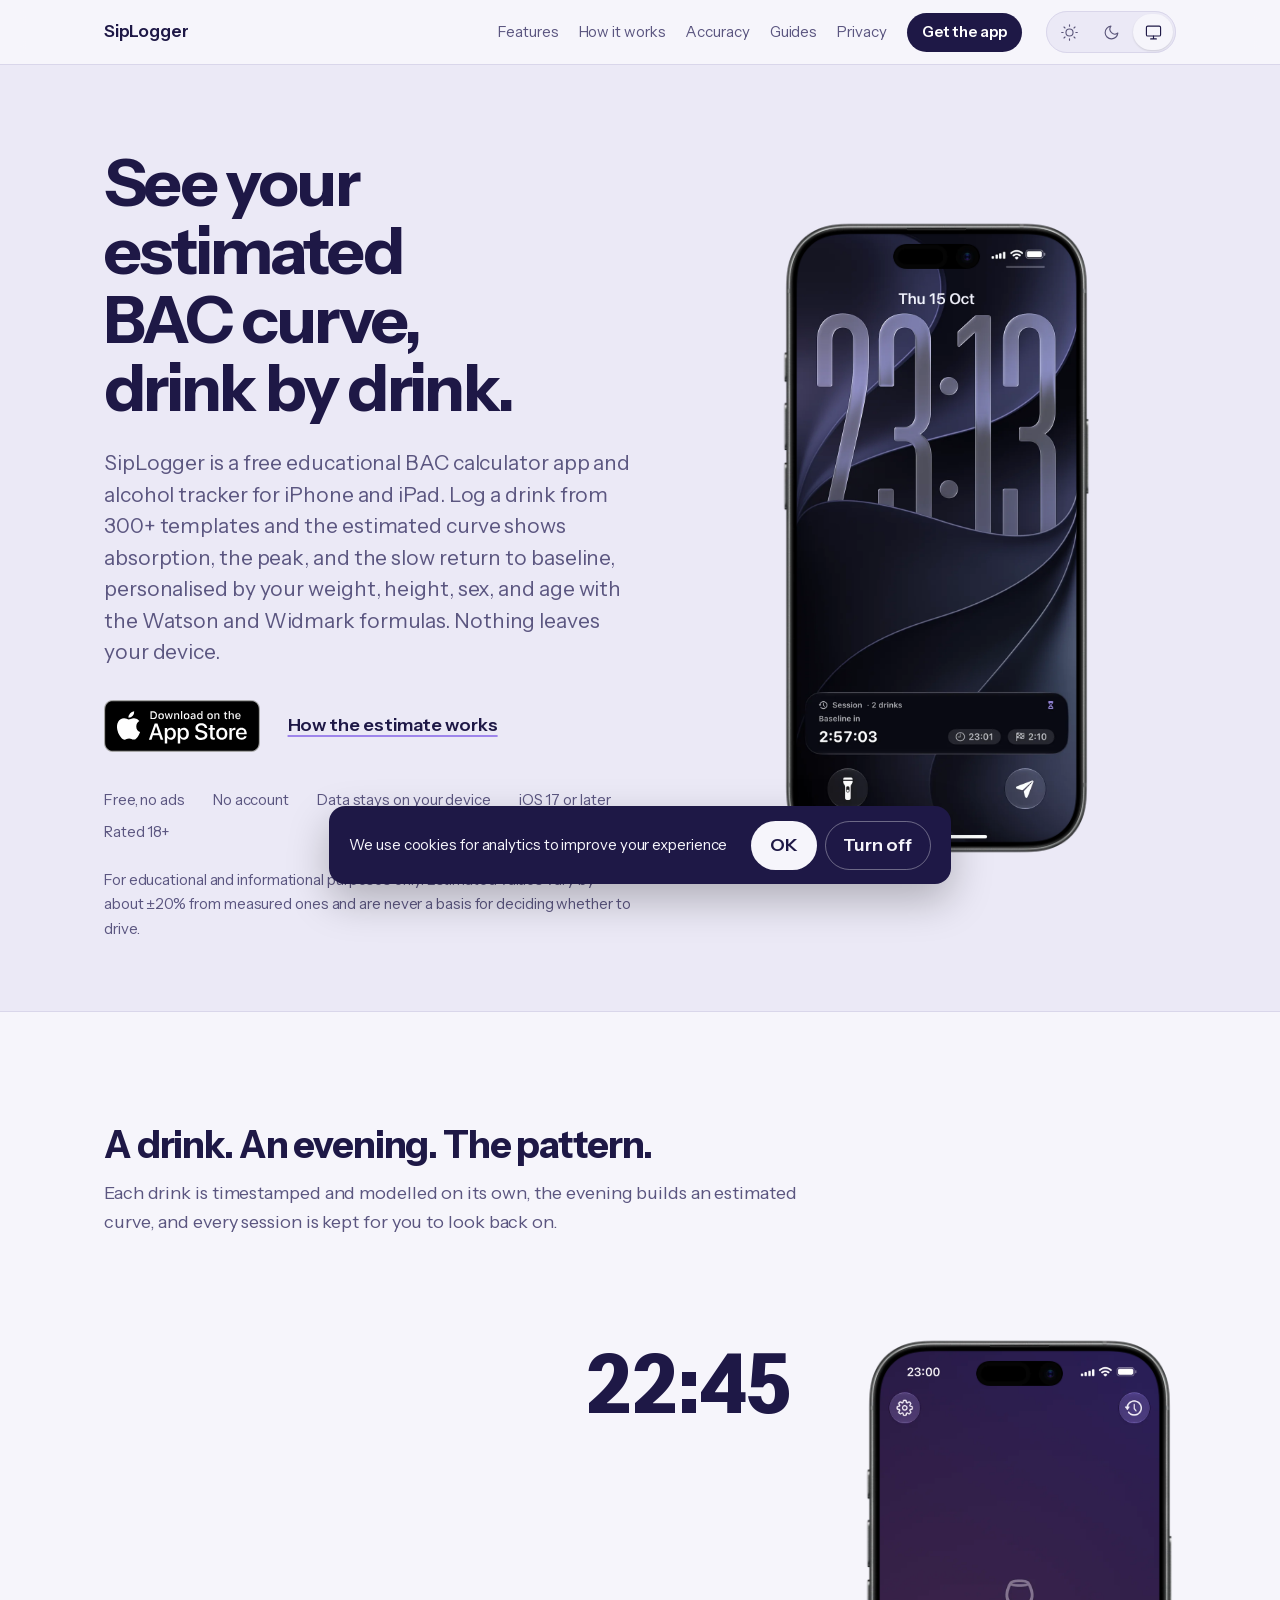
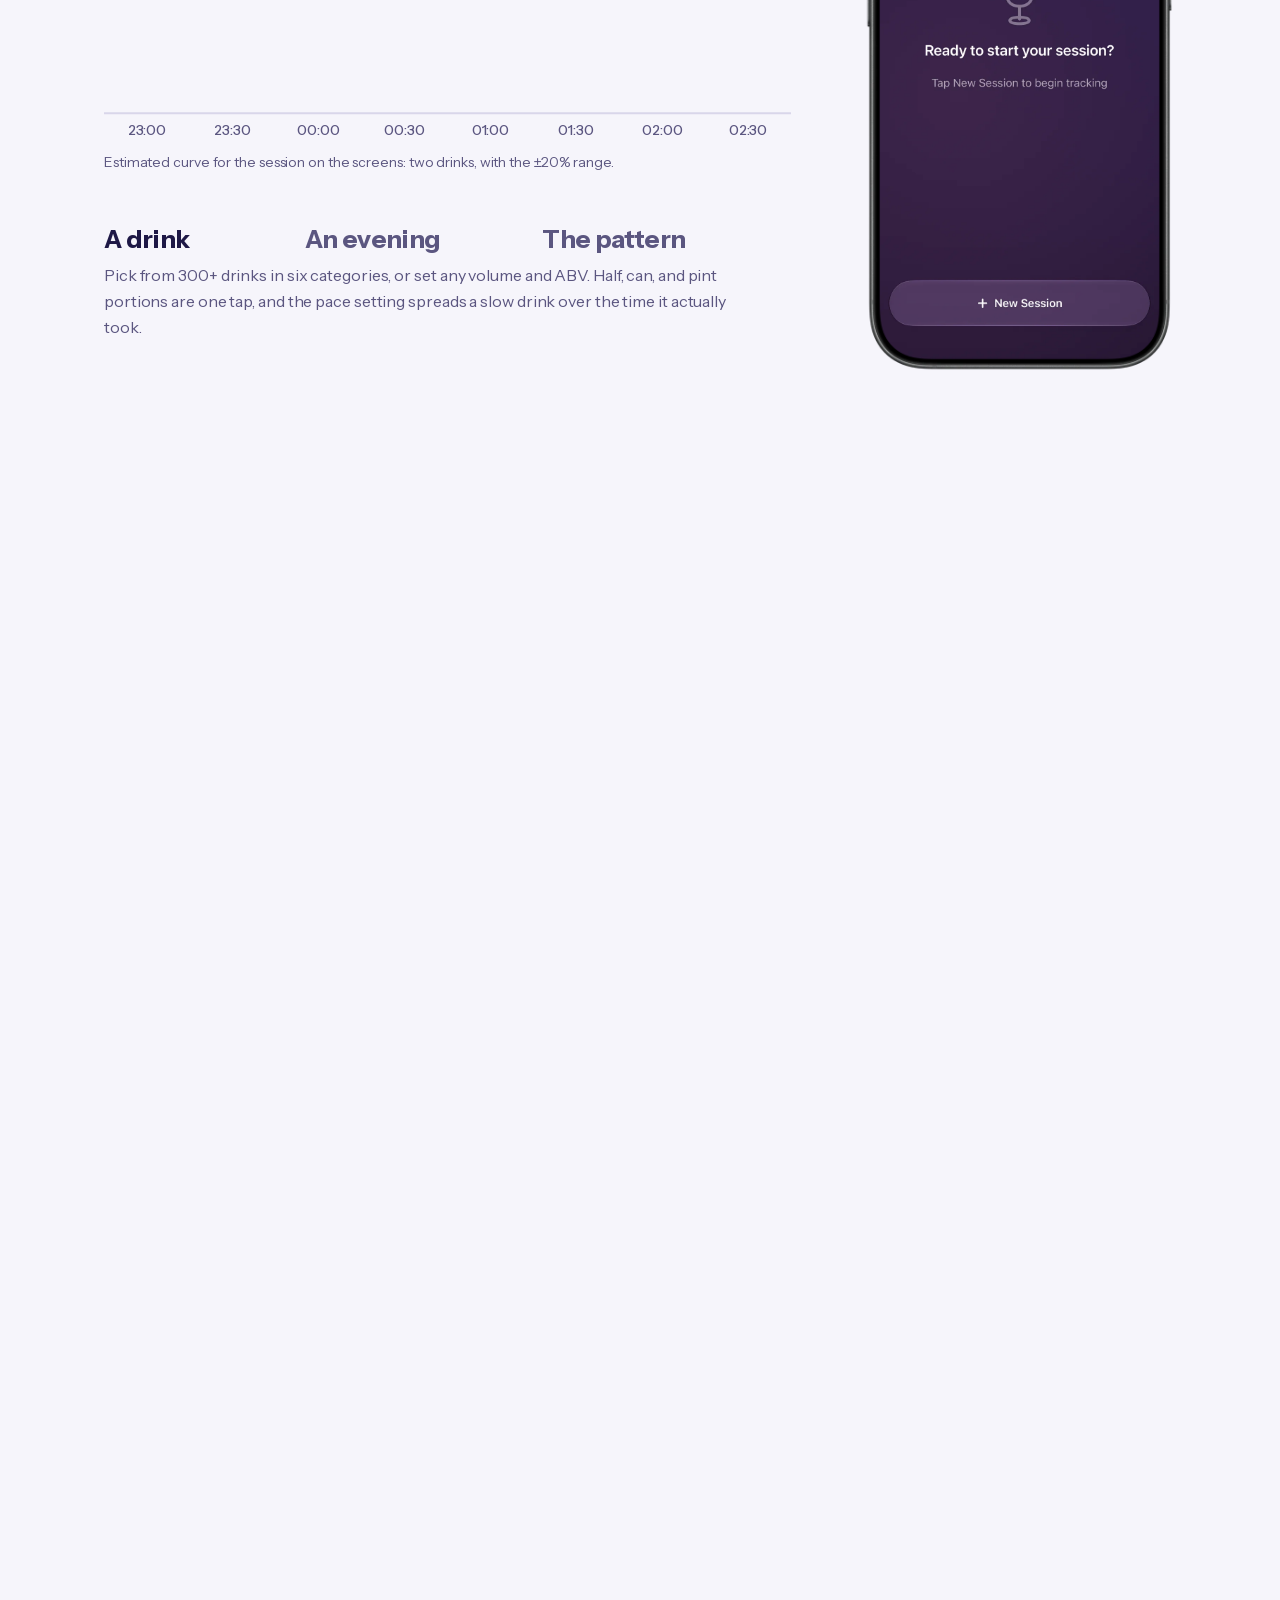
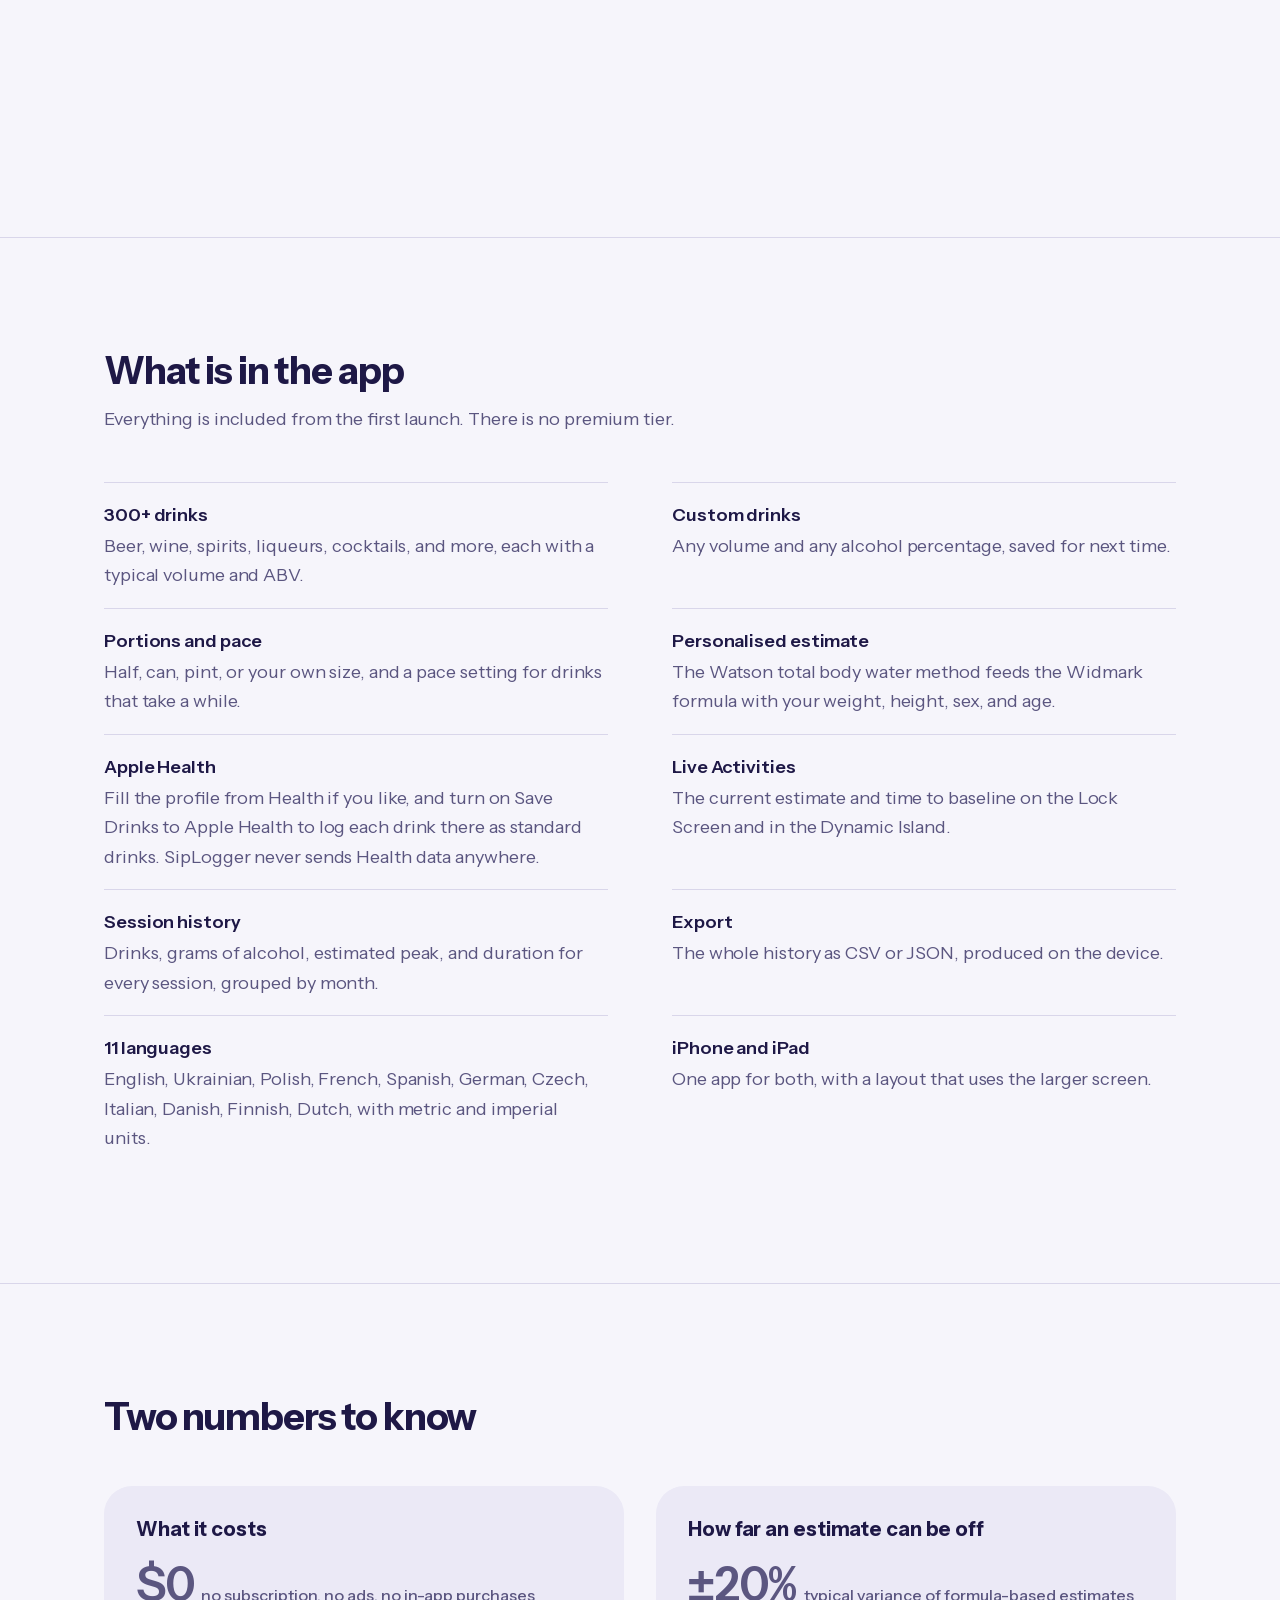
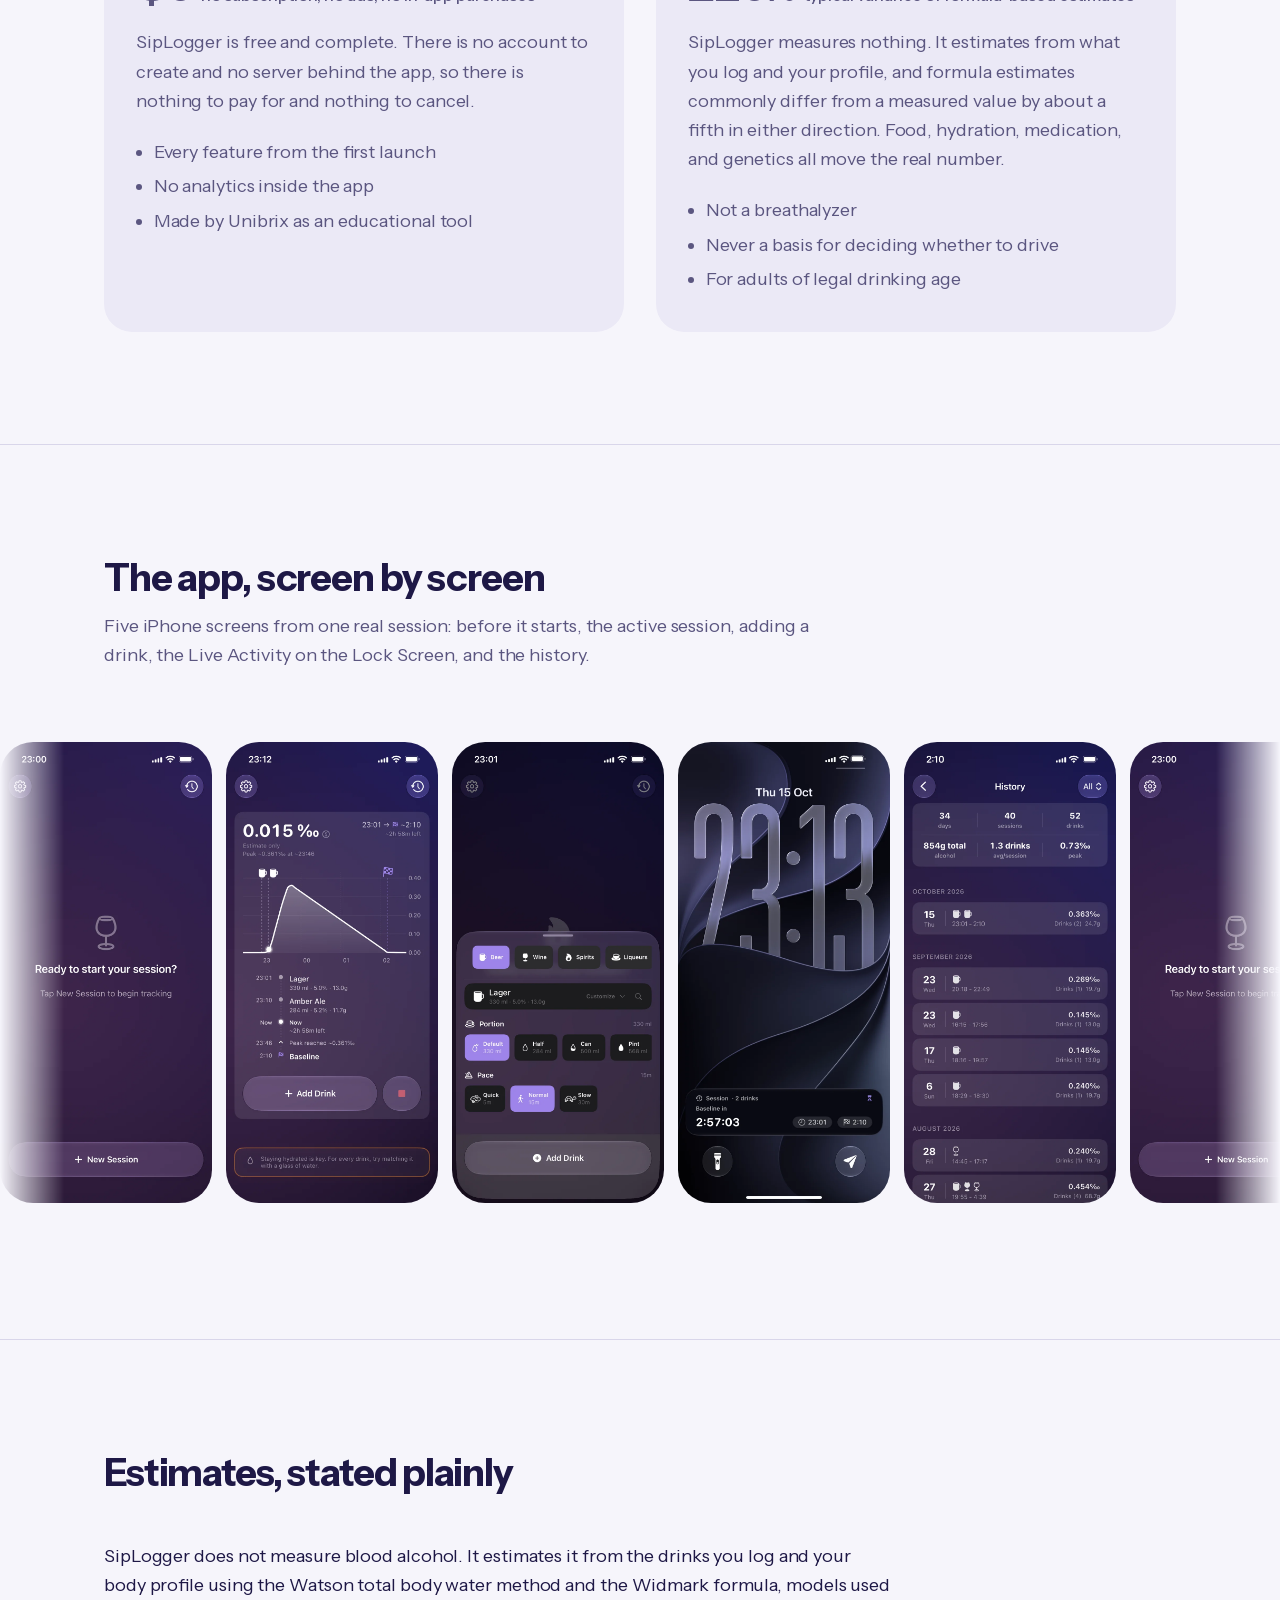
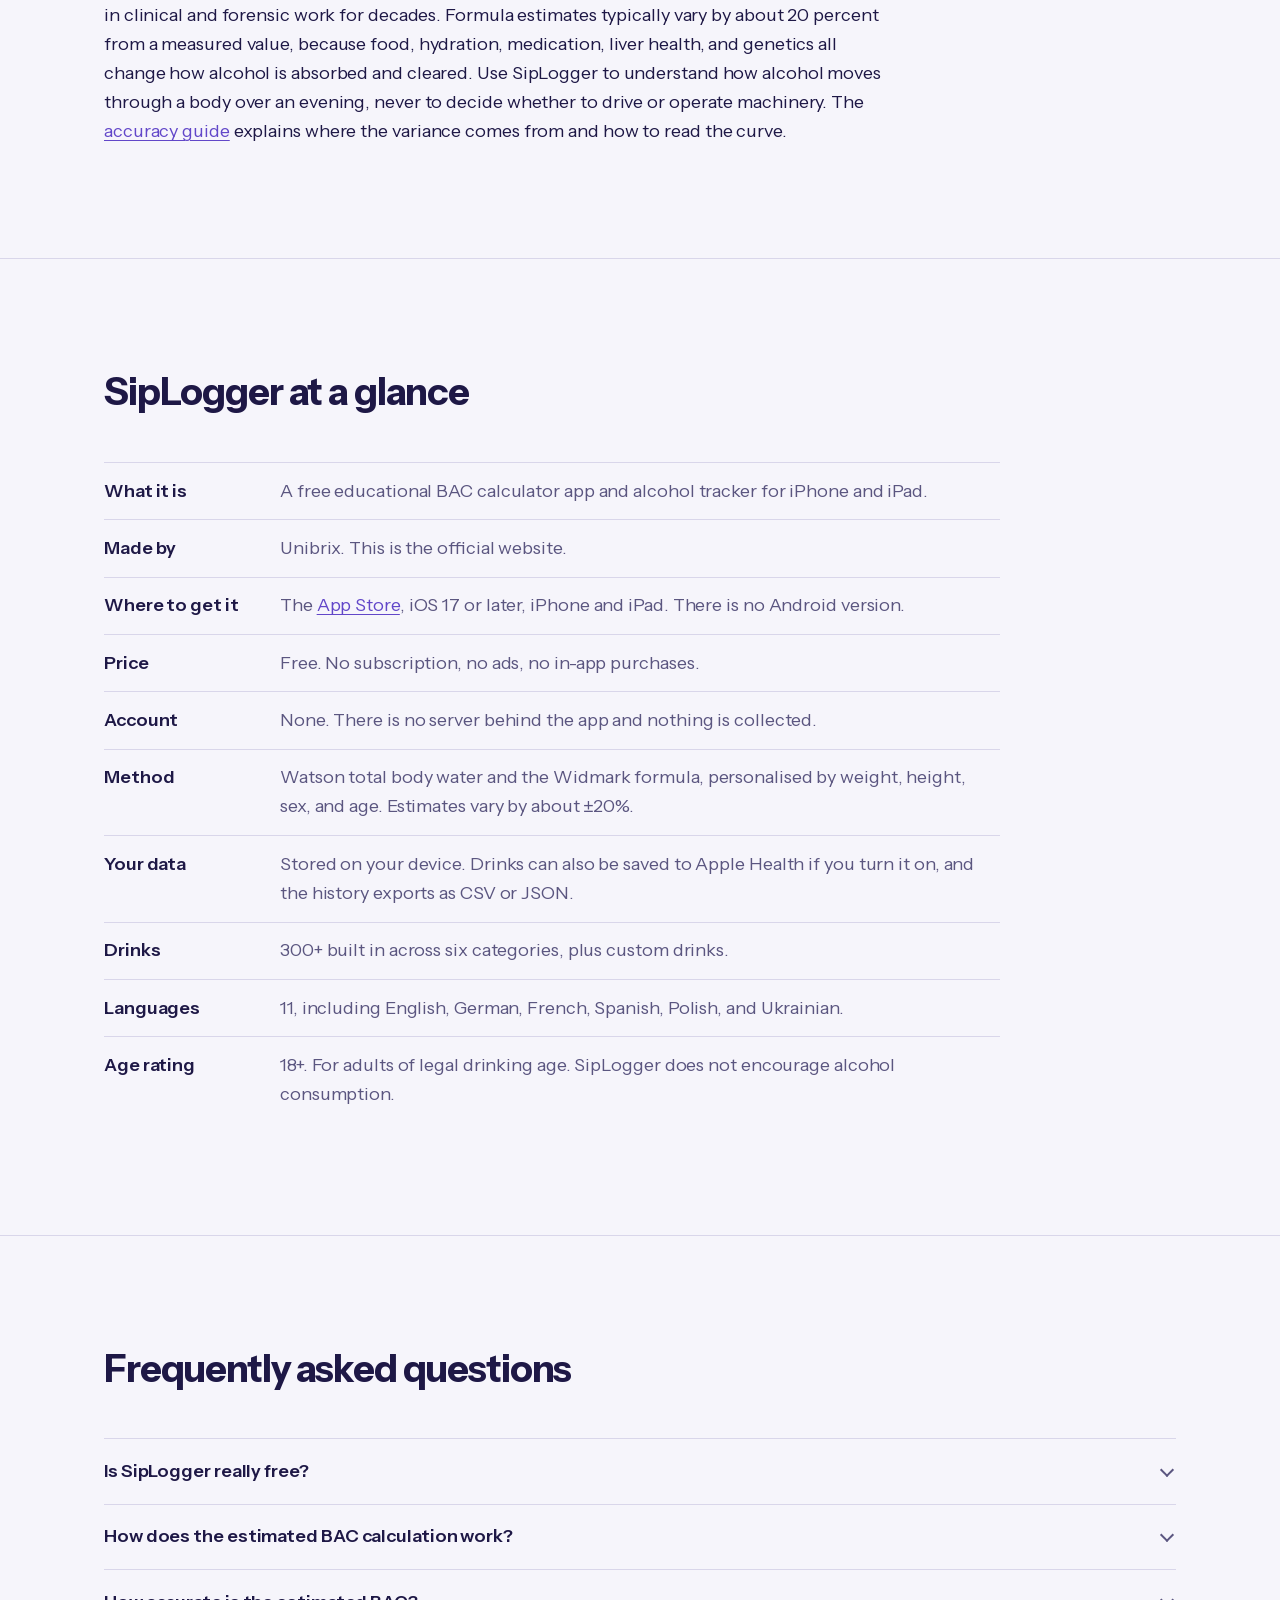
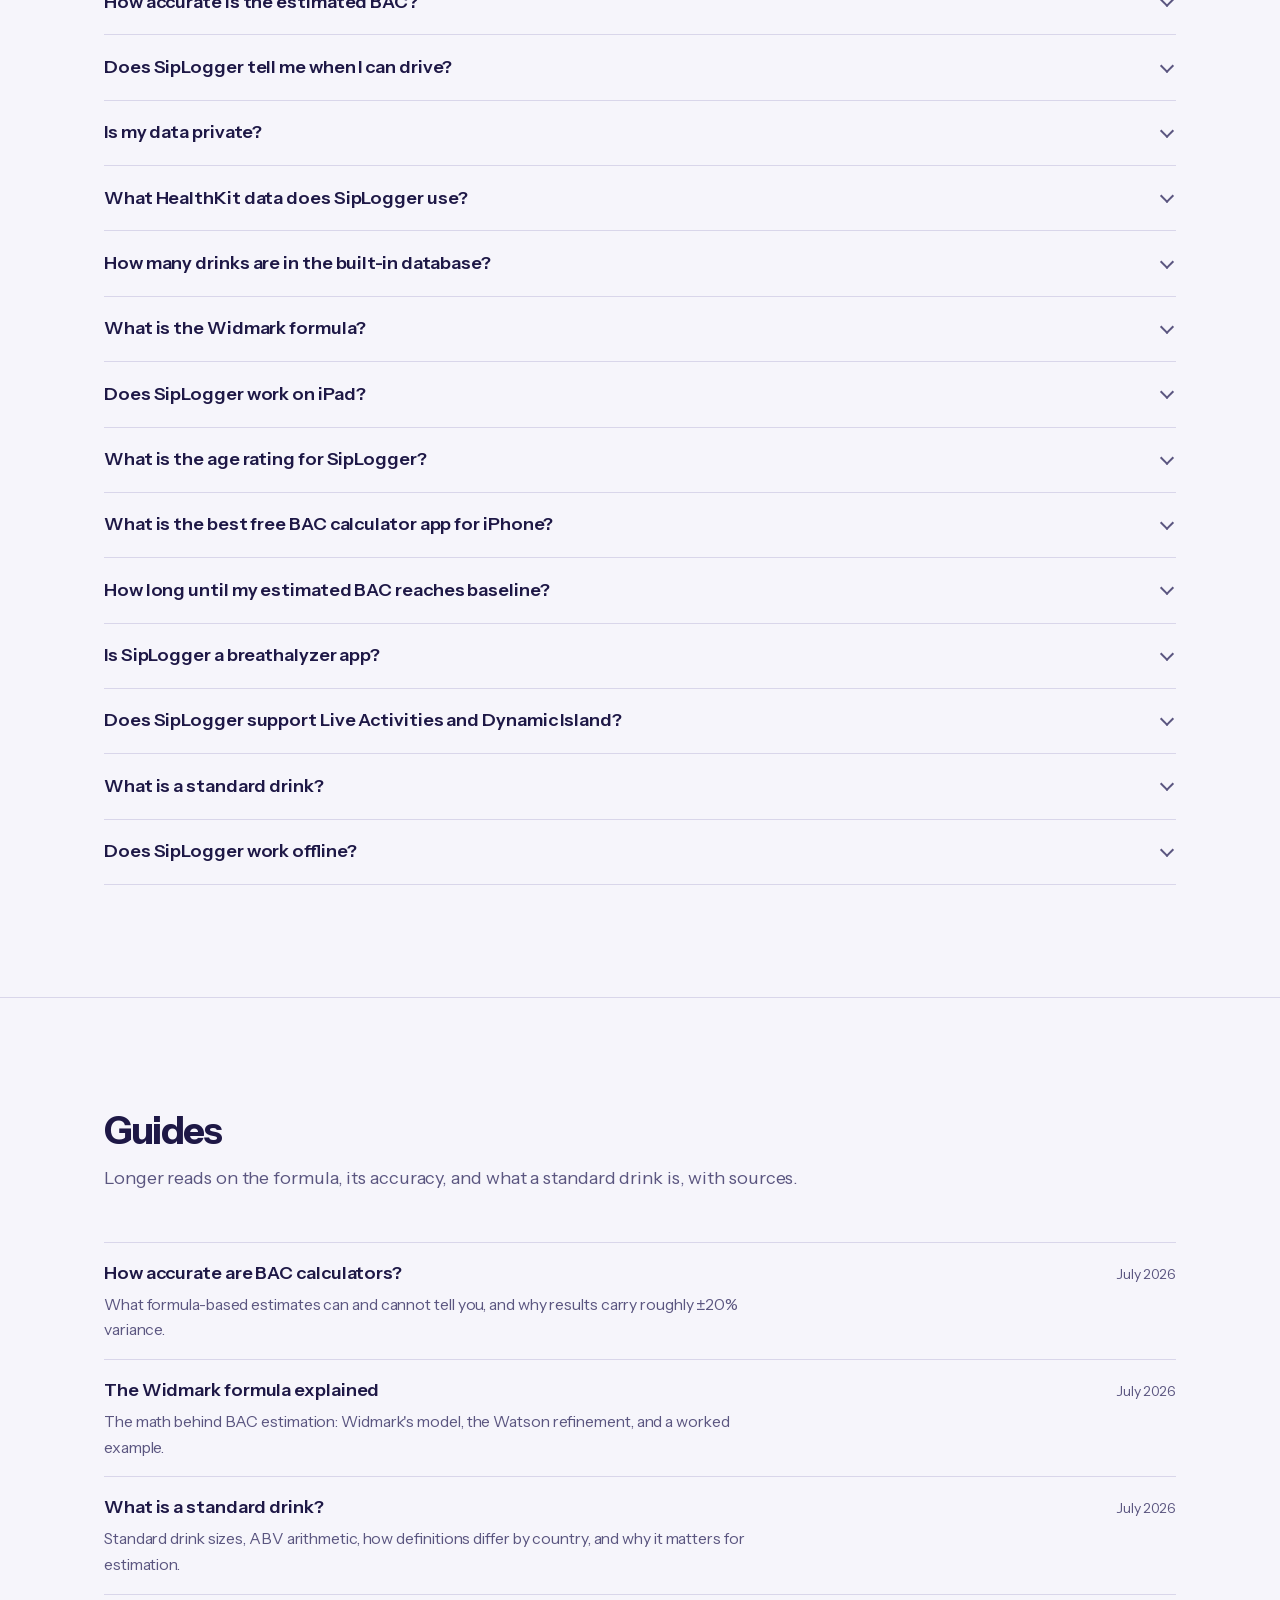
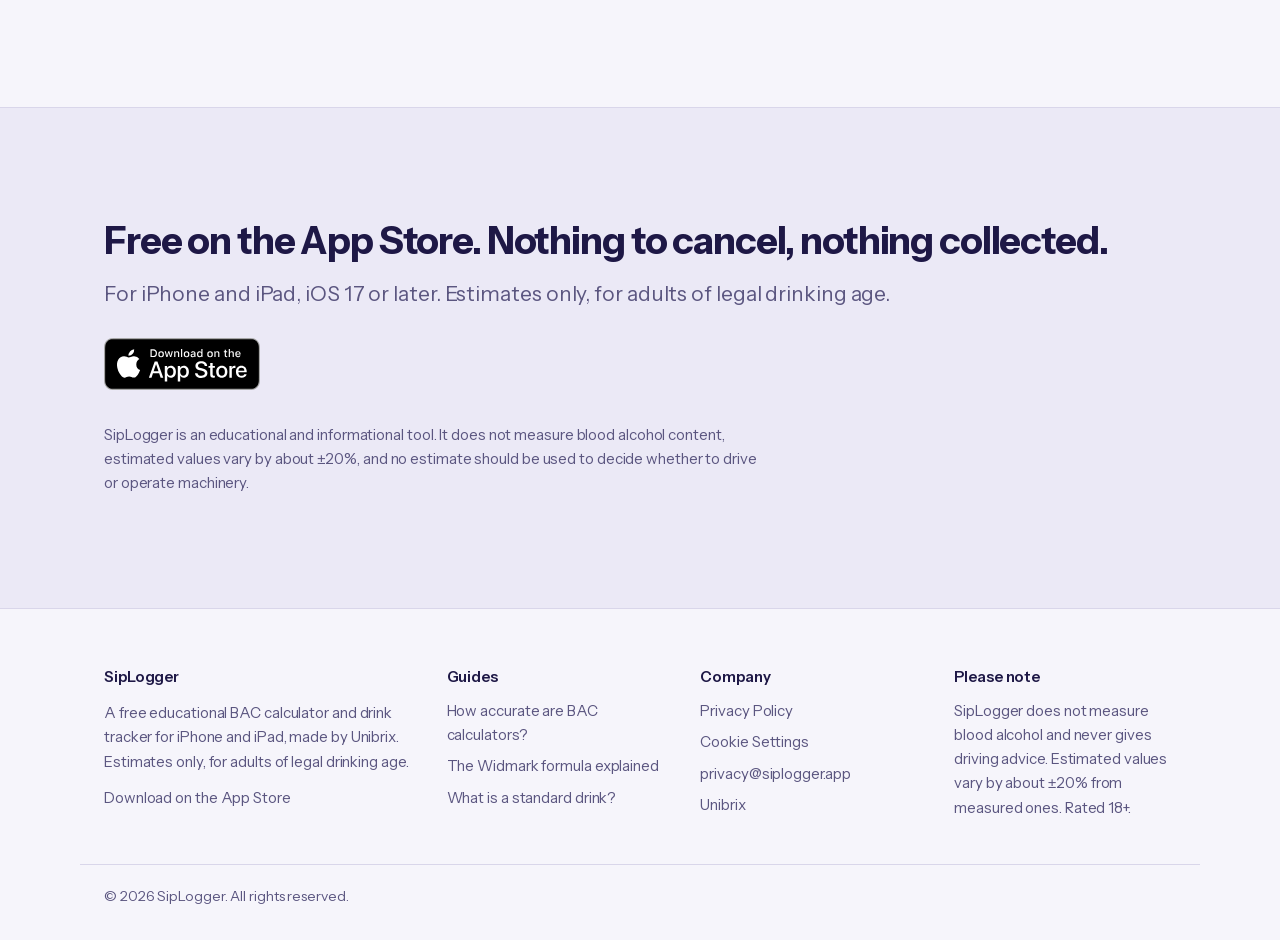
<file: index.html>
<!DOCTYPE html>
<html lang="en" data-theme="system">
<head>
    <meta charset="UTF-8">
    <meta name="viewport" content="width=device-width, initial-scale=1.0">
    <title>SipLogger: Free BAC Calculator App and Alcohol Tracker for iPhone</title>
    <meta name="description" content="SipLogger is a free educational BAC calculator app and alcohol tracker for iPhone and iPad. Log drinks from 300+ templates, see your estimated blood alcohol curve over time, and keep a private session diary. No account, no ads, no subscription. Estimates only, about ±20%.">
    <meta name="keywords" content="BAC calculator, blood alcohol content, blood alcohol level, drink tracker, drink counter, alcohol tracker, alcohol metabolism, Widmark formula, Watson TBW, BAC chart, drink diary, educational BAC app, estimated BAC, free BAC calculator, BAC estimator, standard drink, mindful drinking, BAC tracker iPhone, Dynamic Island BAC, Live Activities BAC tracker, BAC calculator by hour, free BAC app no ads, alcohol metabolism calculator, BAC legal limit, standard drinks calculator, drink logging app">
    <meta name="robots" content="index, follow">
    <meta name="theme-color" content="#f6f5fb" media="(prefers-color-scheme: light)">
    <meta name="theme-color" content="#0f0c24" media="(prefers-color-scheme: dark)">
    <link rel="preload" href="fonts/instrument-sans-latin.woff2" as="font" type="font/woff2" crossorigin>
    <link rel="stylesheet" href="themes/indigo.css?v=1">
    <link rel="stylesheet" href="styles.css?v=5">
    <link rel="stylesheet" href="scrollcraft.css?v=1">
    <link rel="stylesheet" href="landing.css?v=1">
    <link rel="preload" as="image" type="image/webp" href="images/iphone17-black.webp" media="(min-width: 761px)">
    <link rel="preload" as="image" type="image/webp" href="images/screen-lock.webp" media="(min-width: 761px)">
    <script>try{document.documentElement.dataset.theme=localStorage.getItem('siplogger_theme')||'system'}catch(e){document.documentElement.dataset.theme='system'}</script>
    <link rel="canonical" href="https://siplogger.app/">
    <link rel="alternate" type="text/markdown" href="https://siplogger.app/index.html.md" title="Markdown version for AI agents">

    <!-- Open Graph -->
    <meta property="og:title" content="SipLogger: see your estimated BAC curve, drink by drink">
    <meta property="og:description" content="Free educational BAC calculator and drink tracker for iPhone and iPad. 300+ drinks, private session diary, no account, no ads. Estimates only.">
    <meta property="og:type" content="website">
    <meta property="og:url" content="https://siplogger.app/">
    <meta property="og:image" content="https://siplogger.app/images/og-image.jpg">
    <meta property="og:image:width" content="1200">
    <meta property="og:image:height" content="630">
    <meta property="og:site_name" content="SipLogger">
    <meta property="og:locale" content="en_US">

    <!-- Twitter Card -->
    <meta name="twitter:card" content="summary_large_image">
    <meta name="twitter:title" content="SipLogger: free educational BAC calculator for iPhone">
    <meta name="twitter:description" content="Log a drink, watch the estimated curve. 300+ drinks, private diary, no account, no ads. Estimates only, about ±20%.">
    <meta name="twitter:image" content="https://siplogger.app/images/og-image.jpg">

    <meta name="apple-itunes-app" content="app-id=6758573311">
    <link rel="icon" type="image/png" href="images/favicon.png">
    <link rel="apple-touch-icon" href="images/apple-touch-icon.png">

    <script type="application/ld+json">
    {
        "@context": "https://schema.org",
        "@graph": [
            {
                "@type": "Organization",
                "@id": "https://siplogger.app/#organization",
                "name": "SipLogger",
                "url": "https://siplogger.app",
                "logo": {
                    "@type": "ImageObject",
                    "url": "https://siplogger.app/images/logo.webp",
                    "width": 512,
                    "height": 512
                },
                "sameAs": [
                    "https://apps.apple.com/us/app/siplogger/id6758573311"
                ],
                "parentOrganization": {
                    "@type": "Organization",
                    "name": "Unibrix",
                    "url": "https://unibrix.com"
                }
            },
            {
                "@type": "WebSite",
                "@id": "https://siplogger.app/#website",
                "url": "https://siplogger.app",
                "name": "SipLogger",
                "description": "Free educational BAC calculator and drink tracker app for iOS",
                "publisher": {
                    "@id": "https://siplogger.app/#organization"
                }
            },
            {
                "@type": "MobileApplication",
                "@id": "https://siplogger.app/#app",
                "name": "SipLogger",
                "description": "Free educational BAC calculator and drink tracker for iPhone and iPad. Log drinks from 300+ templates, see an estimated blood alcohol curve over time based on the Watson total body water method and the Widmark formula, and keep a private session diary with CSV and JSON export. No account, no ads, no subscription. Estimates carry roughly ±20% variance and are for educational purposes only.",
                "applicationCategory": "HealthApplication",
                "applicationSubCategory": "Educational BAC Tracking",
                "operatingSystem": "iOS 17.0+",
                "availableOnDevice": [
                    "iPhone",
                    "iPad"
                ],
                "contentRating": "18+",
                "softwareVersion": "1.3",
                "datePublished": "2026-03-27",
                "inLanguage": [
                    "en",
                    "uk",
                    "pl",
                    "fr",
                    "es",
                    "de",
                    "cs",
                    "it",
                    "da",
                    "fi",
                    "nl"
                ],
                "offers": {
                    "@type": "Offer",
                    "price": "0",
                    "priceCurrency": "USD",
                    "availability": "https://schema.org/InStock",
                    "seller": {
                        "@id": "https://siplogger.app/#organization"
                    }
                },
                "installUrl": "https://apps.apple.com/us/app/siplogger/id6758573311",
                "featureList": [
                    "Real-time estimated BAC curve visualization",
                    "Watson TBW and Widmark formula calculations",
                    "40+ built-in drink templates",
                    "Drink pace modeling and timing",
                    "Apple Health: reads weight, height, sex, and age; optionally saves drinks as standard drinks",
                    "Session history and drink diary",
                    "Live Activities for active sessions",
                    "Multilingual support (8 languages)",
                    "Metric and imperial units",
                    "No account required",
                    "No backend servers — complete privacy",
                    "No ads, no subscription, 100% free"
                ],
                "screenshot": [
                    {
                        "@type": "ImageObject",
                        "url": "https://siplogger.app/images/screen-empty.webp",
                        "width": 804,
                        "height": 1748,
                        "caption": "SipLogger with no session running, showing the New Session button"
                    },
                    {
                        "@type": "ImageObject",
                        "url": "https://siplogger.app/images/screen-session.webp",
                        "width": 804,
                        "height": 1748,
                        "caption": "Active session: estimated BAC 0.015 per mille, estimated peak about 0.361 at about 23:46, the estimated curve for a lager at 23:01 and an amber ale at 23:10, and baseline at about 2:10"
                    },
                    {
                        "@type": "ImageObject",
                        "url": "https://siplogger.app/images/screen-add.webp",
                        "width": 804,
                        "height": 1748,
                        "caption": "Adding a drink: categories for beer, wine, spirits, and liqueurs, a lager at 330 ml and 5 percent, portion choices, and pace"
                    },
                    {
                        "@type": "ImageObject",
                        "url": "https://siplogger.app/images/screen-lock.webp",
                        "width": 804,
                        "height": 1748,
                        "caption": "The Lock Screen with the SipLogger Live Activity: a session of two drinks and the estimated time until baseline"
                    },
                    {
                        "@type": "ImageObject",
                        "url": "https://siplogger.app/images/screen-history.webp",
                        "width": 804,
                        "height": 1748,
                        "caption": "Session history: days, sessions, drinks, grams of alcohol, and estimated peak per session"
                    }
                ],
                "keywords": "BAC calculator, blood alcohol content, drink tracker, alcohol metabolism, Widmark formula, Watson TBW, BAC chart, educational BAC app, free BAC calculator, drink diary, responsible drinking",
                "creator": {
                    "@id": "https://siplogger.app/#organization"
                },
                "dateModified": "2026-10-15"
            },
            {
                "@type": "FAQPage",
                "@id": "https://siplogger.app/#faq",
                "mainEntity": [
                    {
                        "@type": "Question",
                        "name": "Is SipLogger really free?",
                        "acceptedAnswer": {
                            "@type": "Answer",
                            "text": "Yes, SipLogger is 100% free with no subscription fees, no ads, and no in-app purchases. It is an educational tool for understanding alcohol metabolism. All features are available immediately with no restrictions."
                        }
                    },
                    {
                        "@type": "Question",
                        "name": "How does the estimated BAC calculation work?",
                        "acceptedAnswer": {
                            "@type": "Answer",
                            "text": "SipLogger uses the Watson Total Body Water (TBW) method combined with the Widmark formula to estimate blood alcohol content. The calculation considers your weight, height, biological sex, and age to model how alcohol is absorbed and metabolized over time. Results are estimates with approximately ±20% accuracy and are for educational and informational purposes only."
                        }
                    },
                    {
                        "@type": "Question",
                        "name": "How accurate is the estimated BAC?",
                        "acceptedAnswer": {
                            "@type": "Answer",
                            "text": "The estimated BAC has approximately ±20% accuracy. Individual metabolism varies based on many factors including food intake, hydration, medications, liver health, and genetics. SipLogger is for educational and informational purposes only — never use estimated BAC to make decisions about driving or operating machinery."
                        }
                    },
                    {
                        "@type": "Question",
                        "name": "Does SipLogger tell me when I can drive?",
                        "acceptedAnswer": {
                            "@type": "Answer",
                            "text": "No. SipLogger is an educational tool and never provides driving advice. The app shows when your estimated BAC approaches baseline levels, but this should never be used to determine fitness to drive. If you have been drinking, do not drive: take a taxi, a rideshare, or public transport."
                        }
                    },
                    {
                        "@type": "Question",
                        "name": "Is my data private with SipLogger?",
                        "acceptedAnswer": {
                            "@type": "Answer",
                            "text": "Yes, SipLogger has no backend servers, requires no account, and collects no data. All your drink logs and session history stay entirely on your device. Health data never leaves your device: SipLogger reads your profile from Apple Health and, only if you turn it on, saves your drinks there. The app contains no analytics, no tracking, and no third-party SDKs."
                        }
                    },
                    {
                        "@type": "Question",
                        "name": "What HealthKit data does SipLogger use?",
                        "acceptedAnswer": {
                            "@type": "Answer",
                            "text": "SipLogger optionally reads weight, height, biological sex, and date of birth from HealthKit to improve estimated BAC accuracy. This data is only used locally for calculations — it is never transmitted, stored externally, or shared with anyone. If you turn on Save Drinks to Apple Health in Settings, each drink you log is also saved to Health as standard drinks. It is off by default."
                        }
                    },
                    {
                        "@type": "Question",
                        "name": "How many drinks are in the built-in database?",
                        "acceptedAnswer": {
                            "@type": "Answer",
                            "text": "SipLogger includes 300+ built-in drink templates covering beer, wine, spirits, cocktails, and more. Each template has pre-configured volume and alcohol percentage. You can also create custom drinks with any volume and ABV percentage."
                        }
                    },
                    {
                        "@type": "Question",
                        "name": "What is the Widmark formula?",
                        "acceptedAnswer": {
                            "@type": "Answer",
                            "text": "The Widmark formula is a well-established pharmacokinetic model for estimating blood alcohol content (BAC). It calculates BAC based on the amount of alcohol consumed, body weight, a gender-specific distribution ratio, and time elapsed. SipLogger enhances this with the Watson Total Body Water method for improved body water estimation."
                        }
                    },
                    {
                        "@type": "Question",
                        "name": "Does SipLogger work on iPad?",
                        "acceptedAnswer": {
                            "@type": "Answer",
                            "text": "Yes, SipLogger is a universal app that works on both iPhone and iPad. The interface adapts to larger screens for a comfortable experience on iPad."
                        }
                    },
                    {
                        "@type": "Question",
                        "name": "What age rating does SipLogger have?",
                        "acceptedAnswer": {
                            "@type": "Answer",
                            "text": "SipLogger is rated 18+ on the App Store. The app is intended for adults of legal drinking age. It is an educational and informational tool — it does not encourage or promote alcohol consumption."
                        }
                    },
                    {
                        "@type": "Question",
                        "name": "What is the best free BAC calculator app for iPhone?",
                        "acceptedAnswer": {
                            "@type": "Answer",
                            "text": "SipLogger is a free educational BAC calculator for iPhone that uses the Watson TBW and Widmark formula to estimate blood alcohol content over time. Unlike many alternatives, SipLogger has no ads, no subscription, no in-app purchases, and collects no data. It includes 300+ drink templates, a real-time BAC curve, Live Activities, HealthKit integration, and is available in 11 languages."
                        }
                    },
                    {
                        "@type": "Question",
                        "name": "How long until my estimated BAC reaches baseline?",
                        "acceptedAnswer": {
                            "@type": "Answer",
                            "text": "SipLogger shows your estimated BAC curve over time so you can see when your level is projected to approach baseline. Alcohol is generally metabolized at roughly 0.015% BAC per hour, but individual rates vary. SipLogger models this using the Watson TBW and Widmark formula personalized to your body. This is an educational estimate only — never rely on any app or calculator to determine fitness to drive."
                        }
                    },
                    {
                        "@type": "Question",
                        "name": "Is SipLogger a breathalyzer app?",
                        "acceptedAnswer": {
                            "@type": "Answer",
                            "text": "No. SipLogger is not a breathalyzer and does not measure actual blood alcohol. It is an educational calculator that mathematically estimates BAC based on your drinks, body parameters, and time using the Watson TBW and Widmark formula. Results have approximately ±20% variance. For precise measurement, use a certified breathalyzer device."
                        }
                    },
                    {
                        "@type": "Question",
                        "name": "Does SipLogger support Live Activities and Dynamic Island?",
                        "acceptedAnswer": {
                            "@type": "Answer",
                            "text": "Yes. SipLogger uses Live Activities to show your current estimated BAC and session timer on your iPhone Lock Screen and Dynamic Island. This lets you monitor your estimated level at a glance without opening the app."
                        }
                    },
                    {
                        "@type": "Question",
                        "name": "What is a standard drink?",
                        "acceptedAnswer": {
                            "@type": "Answer",
                            "text": "A standard drink contains approximately 14 grams (0.6 oz) of pure alcohol — roughly equivalent to a 12 oz beer at 5% ABV, a 5 oz glass of wine at 12% ABV, or a 1.5 oz shot of spirits at 40% ABV. SipLogger's 300+ built-in drink templates are pre-configured with standard volumes and ABV percentages to help you log drinks accurately for educational BAC estimation."
                        }
                    },
                    {
                        "@type": "Question",
                        "name": "Does SipLogger work offline?",
                        "acceptedAnswer": {
                            "@type": "Answer",
                            "text": "Yes. SipLogger works entirely offline with no internet connection required. All calculations happen on your device. There are no backend servers, no cloud sync, and no data transmission — your drinking data never leaves your iPhone or iPad."
                        }
                    }
                ]
            },
            {
                "@type": "BreadcrumbList",
                "@id": "https://siplogger.app/#breadcrumb",
                "itemListElement": [
                    {
                        "@type": "ListItem",
                        "position": 1,
                        "name": "Home",
                        "item": "https://siplogger.app/"
                    }
                ]
            }
        ]
    }
    </script>
    <noscript><style>.day-act{height:auto!important}</style></noscript>
</head>
<body>
<a class="skip-link" href="#main">Skip to content</a>
<header class="site-header">
    <div class="site-header-inner">
        <a class="brand" href="index.html">SipLogger</a>
        <nav class="site-nav" aria-label="Main">
            <a href="index.html#features">Features</a>
            <a href="index.html#how">How it works</a>
            <a href="index.html#accuracy">Accuracy</a>
            <a href="index.html#guides">Guides</a>
            <a href="privacy.html">Privacy</a>
            <a class="nav-cta" href="https://apps.apple.com/us/app/siplogger/id6758573311">Get the app</a>
        </nav>
        <div class="theme-toggle">
            <fieldset class="theme-toggle-group">
                <legend class="visually-hidden">Theme</legend>
                <label class="theme-option"><input type="radio" name="theme" data-theme-value="light"><svg aria-hidden="true" viewBox="0 0 24 24"><circle cx="12" cy="12" r="5"/><path d="M12 1v2M12 21v2M4.22 4.22l1.42 1.42M18.36 18.36l1.42 1.42M1 12h2M21 12h2M4.22 19.78l1.42-1.42M18.36 5.64l1.42-1.42"/></svg><span class="visually-hidden">Light theme</span></label>
                <label class="theme-option"><input type="radio" name="theme" data-theme-value="dark"><svg aria-hidden="true" viewBox="0 0 24 24"><path d="M21 12.79A9 9 0 1 1 11.21 3 7 7 0 0 0 21 12.79z"/></svg><span class="visually-hidden">Dark theme</span></label>
                <label class="theme-option"><input type="radio" name="theme" data-theme-value="system"><svg aria-hidden="true" class="icon-desktop" viewBox="0 0 24 24"><rect x="2" y="3" width="20" height="14" rx="2" ry="2"/><path d="M8 21h8M12 17v4"/></svg><svg aria-hidden="true" class="icon-mobile" viewBox="0 0 24 24"><rect x="5" y="2" width="14" height="20" rx="2" ry="2"/><path d="M12 18h.01"/></svg><span class="visually-hidden">System theme</span></label>
            </fieldset>
        </div>
    </div>
</header>

<div id="cookie-banner" class="cookie-banner" role="dialog" aria-label="Analytics preferences" aria-hidden="true" style="display: none;">
    <div class="cookie-content">
        <p id="cookie-message">We use cookies for analytics to improve your experience</p>
        <div class="cookie-buttons">
            <button type="button" id="cookie-accept" class="cookie-btn accept">Accept</button>
            <button type="button" id="cookie-reject" class="cookie-btn reject">Reject</button>
        </div>
    </div>
</div>

<main id="main">
    <section class="hero">
        <div class="wrap hero-grid">
            <div class="hero-copy">
                <h1>See your estimated BAC curve, drink by drink.</h1>
                <p class="lead">SipLogger is a free educational BAC calculator app and alcohol tracker for iPhone and iPad. Log a drink from 300+ templates and the estimated curve shows absorption, the peak, and the slow return to baseline, personalised by your weight, height, sex, and age with the Watson and Widmark formulas. Nothing leaves your device.</p>
                <div class="hero-actions">
                    <a href="https://apps.apple.com/us/app/siplogger/id6758573311" class="app-store-badge" aria-label="Download SipLogger on the App Store"><img src="images/download-on-the-app-store.svg" alt="Download SipLogger on the App Store" width="156" height="52"></a>
                    <a class="text-link" href="widmark-formula.html">How the estimate works</a>
                </div>
                <ul class="hero-facts">
                    <li>Free, no ads</li>
                    <li>No account</li>
                    <li>Data stays on your device</li>
                    <li>iOS 17 or later</li>
                    <li>Rated 18+</li>
                </ul>
                <p class="hero-note">For educational and informational purposes only. Estimated values vary by about ±20% from measured ones and are never a basis for deciding whether to drive.</p>
            </div>
            <div class="hero-visual">
                <div class="phone hero-phone">
                    <div class="phone__screen"><img src="images/screen-lock.webp" width="804" height="1748" alt="The Lock Screen with the SipLogger Live Activity: a session of two drinks and the estimated time until baseline"></div>
                    <img class="phone__frame" src="images/iphone17-black.webp" width="675" height="1380" alt="" aria-hidden="true">
                </div>
            </div>
        </div>
    </section>

    <section class="day-intro" id="how">
        <div class="wrap">
            <div class="section-head">
                <h2>A drink. An evening. The pattern.</h2>
                <p>Each drink is timestamped and modelled on its own, the evening builds an estimated curve, and every session is kept for you to look back on.</p>
            </div>
        </div>
    </section>

    <!-- The evening as an estimated curve: it draws as you scroll, inside its
         +-20% band, while the phone beside it stays still (Apple product-image
         rules) and its screen follows the evening. The curve is the session on the screens. -->
    <section class="day-act" data-sc-act="pin" data-sc-span="6">
        <div data-sc-stage class="day-stage">
            <div class="wrap day-stage__grid">
                <figure class="curve-wrap" data-warp='[[0.02, 0.0], [0.1, 0.0625], [0.16, 0.06666666666666643], [0.3, 0.09999999999999964], [0.36, 0.10416666666666696], [0.45, 0.11249999999999982], [0.55, 0.11666666666666625], [0.84, 0.8541666666666181], [0.96, 1.0]]' data-samples='[[0.0,0.0,480.0],[0.0125,12.5,480.0],[0.025,25.0,480.0],[0.0375,37.5,480.0],[0.05,50.0,480.0],[0.0625,62.5,480.0],[0.075,75.0,480.0],[0.0875,87.5,480.0],[0.1,100.0,478.7],[0.1125,112.5,472.9],[0.125,125.0,455.8],[0.1375,137.5,427.6],[0.15,150.0,397.2],[0.1625,162.5,366.8],[0.175,175.0,336.4],[0.1875,187.5,306.0],[0.2,200.0,276.0],[0.2125,212.5,249.1],[0.225,225.0,225.9],[0.2375,237.5,207.2],[0.25,250.0,199.7],[0.2625,262.5,203.4],[0.275,275.0,209.3],[0.2875,287.5,215.2],[0.3,300.0,221.0],[0.3125,312.5,226.9],[0.325,325.0,232.8],[0.3375,337.5,238.6],[0.35,350.0,244.5],[0.3625,362.5,250.4],[0.375,375.0,256.2],[0.3875,387.5,262.1],[0.4,400.0,268.0],[0.4125,412.5,273.8],[0.425,425.0,279.7],[0.4375,437.5,285.6],[0.45,450.0,291.4],[0.4625,462.5,297.3],[0.475,475.0,303.2],[0.4875,487.5,309.0],[0.5,500.0,314.9],[0.5125,512.5,320.8],[0.525,525.0,326.6],[0.5375,537.5,332.5],[0.55,550.0,338.4],[0.5625,562.5,344.3],[0.575,575.0,350.1],[0.5875,587.5,356.0],[0.6,600.0,361.9],[0.6125,612.5,367.7],[0.625,625.0,373.6],[0.6375,637.5,379.5],[0.65,650.0,385.3],[0.6625,662.5,391.2],[0.675,675.0,397.1],[0.6875,687.5,402.9],[0.7,700.0,408.8],[0.7125,712.5,414.7],[0.725,725.0,420.5],[0.7375,737.5,426.4],[0.75,750.0,432.3],[0.7625,762.5,438.1],[0.775,775.0,444.0],[0.7875,787.5,449.9],[0.8,800.0,455.7],[0.8125,812.5,461.6],[0.825,825.0,467.5],[0.8375,837.5,473.3],[0.85,850.0,479.2],[0.8625,862.5,480.0],[0.875,875.0,480.0],[0.8875,887.5,480.0],[0.9,900.0,480.0],[0.9125,912.5,480.0],[0.925,925.0,480.0],[0.9375,937.5,480.0],[0.95,950.0,480.0],[0.9625,962.5,480.0],[0.975,975.0,480.0],[0.9875,987.5,480.0],[1.0,1000.0,480.0]]' data-hours="22.75,26.75">
                    <p class="curve__clock" aria-hidden="true">22:45</p>
                <svg class="curve" viewBox="0 -14 1000 534" preserveAspectRatio="xMidYMid meet" aria-hidden="true" focusable="false">
                    <defs><clipPath id="curve-reveal"><rect class="curve__reveal" x="0" y="-14" width="0" height="534"/></clipPath></defs>
                    <line class="curve__base" x1="0" x2="1000" y1="480.0" y2="480.0"/>
                    <text x="62.5" y="512" class="curve__tick">23:00</text><text x="187.5" y="512" class="curve__tick">23:30</text><text x="312.5" y="512" class="curve__tick">00:00</text><text x="437.5" y="512" class="curve__tick">00:30</text><text x="562.5" y="512" class="curve__tick">01:00</text><text x="687.5" y="512" class="curve__tick">01:30</text><text x="812.5" y="512" class="curve__tick">02:00</text><text x="937.5" y="512" class="curve__tick">02:30</text>
                    <g clip-path="url(#curve-reveal)">
                        <path class="curve__band" d="M0.0,480.0 L8.3,480.0 L16.7,480.0 L25.0,480.0 L33.3,480.0 L41.7,480.0 L50.0,480.0 L58.3,480.0 L66.7,480.0 L75.0,480.0 L83.3,480.0 L91.7,480.0 L100.0,478.5 L108.3,475.0 L116.7,466.3 L125.0,451.0 L133.3,429.3 L141.7,404.9 L150.0,380.6 L158.3,356.3 L166.7,332.0 L175.0,307.7 L183.3,283.3 L191.7,259.0 L200.0,235.2 L208.3,213.2 L216.7,193.2 L225.0,175.1 L233.3,158.9 L241.7,148.0 L250.0,143.6 L258.3,145.8 L266.7,150.4 L275.0,155.1 L283.3,159.8 L291.7,164.5 L300.0,169.2 L308.3,173.9 L316.7,178.6 L325.0,183.3 L333.3,188.0 L341.7,192.7 L350.0,197.4 L358.3,202.1 L366.7,206.8 L375.0,211.5 L383.3,216.2 L391.7,220.9 L400.0,225.6 L408.3,230.3 L416.7,234.9 L425.0,239.6 L433.3,244.3 L441.7,249.0 L450.0,253.7 L458.3,258.4 L466.7,263.1 L475.0,267.8 L483.3,272.5 L491.7,277.2 L500.0,281.9 L508.3,286.6 L516.7,291.3 L525.0,296.0 L533.3,300.7 L541.7,305.4 L550.0,310.1 L558.3,314.8 L566.7,319.4 L575.0,324.1 L583.3,328.8 L591.7,333.5 L600.0,338.2 L608.3,342.9 L616.7,347.6 L625.0,352.3 L633.3,357.0 L641.7,361.7 L650.0,366.4 L658.3,371.1 L666.7,375.8 L675.0,380.5 L683.3,385.2 L691.7,389.9 L700.0,394.6 L708.3,399.3 L716.7,403.9 L725.0,408.6 L733.3,413.3 L741.7,418.0 L750.0,422.7 L758.3,427.4 L766.7,432.1 L775.0,436.8 L783.3,441.5 L791.7,446.2 L800.0,450.9 L808.3,455.6 L816.7,460.3 L825.0,465.0 L833.3,469.7 L841.7,474.4 L850.0,479.1 L858.3,480.0 L866.7,480.0 L875.0,480.0 L883.3,480.0 L891.7,480.0 L900.0,480.0 L908.3,480.0 L916.7,480.0 L925.0,480.0 L933.3,480.0 L941.7,480.0 L950.0,480.0 L958.3,480.0 L966.7,480.0 L975.0,480.0 L983.3,480.0 L991.7,480.0 L1000.0,480.0 L1000.0,480.0 L991.7,480.0 L983.3,480.0 L975.0,480.0 L966.7,480.0 L958.3,480.0 L950.0,480.0 L941.7,480.0 L933.3,480.0 L925.0,480.0 L916.7,480.0 L908.3,480.0 L900.0,480.0 L891.7,480.0 L883.3,480.0 L875.0,480.0 L866.7,480.0 L858.3,480.0 L850.0,479.4 L841.7,476.2 L833.3,473.1 L825.0,470.0 L816.7,466.9 L808.3,463.7 L800.0,460.6 L791.7,457.5 L783.3,454.3 L775.0,451.2 L766.7,448.1 L758.3,444.9 L750.0,441.8 L741.7,438.7 L733.3,435.6 L725.0,432.4 L716.7,429.3 L708.3,426.2 L700.0,423.0 L691.7,419.9 L683.3,416.8 L675.0,413.7 L666.7,410.5 L658.3,407.4 L650.0,404.3 L641.7,401.1 L633.3,398.0 L625.0,394.9 L616.7,391.7 L608.3,388.6 L600.0,385.5 L591.7,382.4 L583.3,379.2 L575.0,376.1 L566.7,373.0 L558.3,369.8 L550.0,366.7 L541.7,363.6 L533.3,360.4 L525.0,357.3 L516.7,354.2 L508.3,351.1 L500.0,347.9 L491.7,344.8 L483.3,341.7 L475.0,338.5 L466.7,335.4 L458.3,332.3 L450.0,329.2 L441.7,326.0 L433.3,322.9 L425.0,319.8 L416.7,316.6 L408.3,313.5 L400.0,310.4 L391.7,307.2 L383.3,304.1 L375.0,301.0 L366.7,297.9 L358.3,294.7 L350.0,291.6 L341.7,288.5 L333.3,285.3 L325.0,282.2 L316.7,279.1 L308.3,275.9 L300.0,272.8 L291.7,269.7 L283.3,266.6 L275.0,263.4 L266.7,260.3 L258.3,257.2 L250.0,255.8 L241.7,258.7 L233.3,265.9 L225.0,276.7 L216.7,288.8 L208.3,302.2 L200.0,316.8 L191.7,332.7 L183.3,348.9 L175.0,365.1 L166.7,381.3 L158.3,397.5 L150.0,413.7 L141.7,430.0 L133.3,446.2 L125.0,460.7 L116.7,470.8 L108.3,476.7 L100.0,479.0 L91.7,480.0 L83.3,480.0 L75.0,480.0 L66.7,480.0 L58.3,480.0 L50.0,480.0 L41.7,480.0 L33.3,480.0 L25.0,480.0 L16.7,480.0 L8.3,480.0 L0.0,480.0 Z"/>
                        <path class="curve__line" d="M0.0,480.0 L8.3,480.0 L16.7,480.0 L25.0,480.0 L33.3,480.0 L41.7,480.0 L50.0,480.0 L58.3,480.0 L66.7,480.0 L75.0,480.0 L83.3,480.0 L91.7,480.0 L100.0,478.7 L108.3,475.9 L116.7,468.6 L125.0,455.8 L133.3,437.7 L141.7,417.5 L150.0,397.2 L158.3,376.9 L166.7,356.6 L175.0,336.4 L183.3,316.1 L191.7,295.8 L200.0,276.0 L208.3,257.7 L216.7,241.0 L225.0,225.9 L233.3,212.4 L241.7,203.3 L250.0,199.7 L258.3,201.5 L266.7,205.4 L275.0,209.3 L283.3,213.2 L291.7,217.1 L300.0,221.0 L308.3,224.9 L316.7,228.8 L325.0,232.8 L333.3,236.7 L341.7,240.6 L350.0,244.5 L358.3,248.4 L366.7,252.3 L375.0,256.2 L383.3,260.1 L391.7,264.1 L400.0,268.0 L408.3,271.9 L416.7,275.8 L425.0,279.7 L433.3,283.6 L441.7,287.5 L450.0,291.4 L458.3,295.4 L466.7,299.3 L475.0,303.2 L483.3,307.1 L491.7,311.0 L500.0,314.9 L508.3,318.8 L516.7,322.7 L525.0,326.6 L533.3,330.6 L541.7,334.5 L550.0,338.4 L558.3,342.3 L566.7,346.2 L575.0,350.1 L583.3,354.0 L591.7,357.9 L600.0,361.9 L608.3,365.8 L616.7,369.7 L625.0,373.6 L633.3,377.5 L641.7,381.4 L650.0,385.3 L658.3,389.2 L666.7,393.2 L675.0,397.1 L683.3,401.0 L691.7,404.9 L700.0,408.8 L708.3,412.7 L716.7,416.6 L725.0,420.5 L733.3,424.4 L741.7,428.4 L750.0,432.3 L758.3,436.2 L766.7,440.1 L775.0,444.0 L783.3,447.9 L791.7,451.8 L800.0,455.7 L808.3,459.7 L816.7,463.6 L825.0,467.5 L833.3,471.4 L841.7,475.3 L850.0,479.2 L858.3,480.0 L866.7,480.0 L875.0,480.0 L883.3,480.0 L891.7,480.0 L900.0,480.0 L908.3,480.0 L916.7,480.0 L925.0,480.0 L933.3,480.0 L941.7,480.0 L950.0,480.0 L958.3,480.0 L966.7,480.0 L975.0,480.0 L983.3,480.0 L991.7,480.0 L1000.0,480.0"/>
                    </g>
                    <g class="curve__drink" data-at="0.16"><line x1="66.7" x2="66.7" y1="14" y2="480.0"/><circle cx="66.7" cy="480.0" r="6"/><text x="74.7" y="30" class="curve__tag">Lager</text></g><g class="curve__drink" data-at="0.36"><line x1="104.2" x2="104.2" y1="46" y2="480.0"/><circle cx="104.2" cy="480.0" r="6"/><text x="112.2" y="62" class="curve__tag">Amber ale</text></g>
                    <g class="curve__mark curve__peak" data-at="0.6041"><circle cx="254.2" cy="199.9" r="7"/><text x="270.2" y="157.9" class="curve__time">23:46</text><text x="270.2" y="187.9">Estimated peak ~0.361‰</text></g>
                    <g class="curve__mark curve__zero" data-at="0.84"><circle cx="854.2" cy="480.0" r="7"/><text x="1000.0" y="442.0" text-anchor="end">Back to baseline</text><text x="1000.0" y="410.0" text-anchor="end" class="curve__time">02:10</text></g>
                    <circle class="curve__now" r="9" cx="0" cy="480.0"/>
                </svg>
                    <figcaption class="curve__note">Estimated curve for the session on the screens: two drinks, with the ±20% range.</figcaption>
                </figure>
                <ol class="day-steps">
                    <li class="day-step"><h3>A drink</h3><p>Pick from 300+ drinks in six categories, or set any volume and ABV. Half, can, and pint portions are one tap, and the pace setting spreads a slow drink over the time it actually took.</p></li>
                    <li class="day-step"><h3>An evening</h3><p>The estimated curve updates as you log: the rise, the peak, and the long tail back to baseline, with the projected time it takes. Live Activities keep the session on the Lock Screen and in the Dynamic Island, and the finished evening is saved with its peak and duration.</p></li>
                    <li class="day-step"><h3>The pattern</h3><p>Every session is kept with its drinks, grams of alcohol, estimated peak, and duration. Review months at a time, export the lot as CSV or JSON, or save each drink to Apple Health as you log it. It is your diary, and it stays on your device.</p></li>
                </ol>
                <div class="phone day-phone"><div class="phone__screen"><img class="day-screen" data-step="0" data-from="0.0" src="images/screen-empty.webp" width="804" height="1748" alt="SipLogger with no session running, showing the New Session button" loading="lazy"><img class="day-screen" data-step="0" data-from="0.1" src="images/screen-add.webp" width="804" height="1748" alt="Adding a drink: categories for beer, wine, spirits, and liqueurs, a lager at 330 ml and 5 percent, portion choices, and pace" loading="lazy"><img class="day-screen" data-step="0" data-from="0.19" src="images/screen-session1.webp" width="804" height="1748" alt="Active session after the first drink: a lager at 23:01, estimated peak about 0.145 at about 23:41, and baseline at about 0:42" loading="lazy"><img class="day-screen" data-step="0" data-from="0.31" src="images/screen-add2.webp" width="804" height="1748" alt="Adding a second drink: an amber ale, a half portion of 284 ml at 5.2 percent, at a quick pace" loading="lazy"><img class="day-screen" data-step="1" data-from="0.42" src="images/screen-session.webp" width="804" height="1748" alt="Active session: estimated BAC 0.015 per mille, estimated peak about 0.361 at about 23:46, the estimated curve for a lager at 23:01 and an amber ale at 23:10, and baseline at about 2:10" loading="lazy"><img class="day-screen" data-step="1" data-from="0.53" src="images/screen-lock.webp" width="804" height="1748" alt="The Lock Screen with the SipLogger Live Activity: a session of two drinks and the estimated time until baseline" loading="lazy"><img class="day-screen" data-step="2" data-from="0.86" src="images/screen-history.webp" width="804" height="1748" alt="Session history: days, sessions, drinks, grams of alcohol, and estimated peak per session" loading="lazy"></div><img class="phone__frame" src="images/iphone17-black.webp" width="675" height="1380" alt="" aria-hidden="true" loading="lazy"></div>
            </div>
        </div>
    </section>

    <section class="section" id="features">
        <div class="wrap">
            <div class="section-head">
                <h2>What is in the app</h2>
                <p>Everything is included from the first launch. There is no premium tier.</p>
            </div>
            <dl class="methods">
                <div><dt>300+ drinks</dt><dd>Beer, wine, spirits, liqueurs, cocktails, and more, each with a typical volume and ABV.</dd></div>
                <div><dt>Custom drinks</dt><dd>Any volume and any alcohol percentage, saved for next time.</dd></div>
                <div><dt>Portions and pace</dt><dd>Half, can, pint, or your own size, and a pace setting for drinks that take a while.</dd></div>
                <div><dt>Personalised estimate</dt><dd>The Watson total body water method feeds the Widmark formula with your weight, height, sex, and age.</dd></div>
                <div><dt>Apple Health</dt><dd>Fill the profile from Health if you like, and turn on Save Drinks to Apple Health to log each drink there as standard drinks. SipLogger never sends Health data anywhere.</dd></div>
                <div><dt>Live Activities</dt><dd>The current estimate and time to baseline on the Lock Screen and in the Dynamic Island.</dd></div>
                <div><dt>Session history</dt><dd>Drinks, grams of alcohol, estimated peak, and duration for every session, grouped by month.</dd></div>
                <div><dt>Export</dt><dd>The whole history as CSV or JSON, produced on the device.</dd></div>
                <div><dt>11 languages</dt><dd>English, Ukrainian, Polish, French, Spanish, German, Czech, Italian, Danish, Finnish, Dutch, with metric and imperial units.</dd></div>
                <div><dt>iPhone and iPad</dt><dd>One app for both, with a layout that uses the larger screen.</dd></div>
            </dl>
        </div>
    </section>

    <section class="section" id="pricing">
        <div class="wrap">
            <div class="section-head">
                <h2>Two numbers to know</h2>
            </div>
            <div class="price-grid">
                <article class="price">
                    <h3>What it costs</h3>
                    <p class="figure num">$0<small>no subscription, no ads, no in-app purchases</small></p>
                    <p>SipLogger is free and complete. There is no account to create and no server behind the app, so there is nothing to pay for and nothing to cancel.</p>
                    <ul>
                        <li>Every feature from the first launch</li>
                        <li>No analytics inside the app</li>
                        <li>Made by Unibrix as an educational tool</li>
                    </ul>
                </article>
                <article class="price">
                    <h3>How far an estimate can be off</h3>
                    <p class="figure num">±20%<small>typical variance of formula-based estimates</small></p>
                    <p>SipLogger measures nothing. It estimates from what you log and your profile, and formula estimates commonly differ from a measured value by about a fifth in either direction. Food, hydration, medication, and genetics all move the real number.</p>
                    <ul>
                        <li>Not a breathalyzer</li>
                        <li>Never a basis for deciding whether to drive</li>
                        <li>For adults of legal drinking age</li>
                    </ul>
                </article>
            </div>
        </div>
    </section>

    <section class="section" id="screens">
        <div class="wrap">
            <div class="section-head">
                <h2>The app, screen by screen</h2>
                <p>Five iPhone screens from one real session: before it starts, the active session, adding a drink, the Live Activity on the Lock Screen, and the history.</p>
            </div>
        </div>
        <div class="marquee" aria-label="iPhone screenshots">
            <div class="marquee-group"><img src="images/screen-empty.webp" width="804" height="1748" alt="SipLogger with no session running, showing the New Session button" decoding="sync" fetchpriority="low"><img src="images/screen-session.webp" width="804" height="1748" alt="Active session: estimated BAC 0.015 per mille, estimated peak about 0.361 at about 23:46, the estimated curve for a lager at 23:01 and an amber ale at 23:10, and baseline at about 2:10" decoding="sync" fetchpriority="low"><img src="images/screen-add.webp" width="804" height="1748" alt="Adding a drink: categories for beer, wine, spirits, and liqueurs, a lager at 330 ml and 5 percent, portion choices, and pace" decoding="sync" fetchpriority="low"><img src="images/screen-lock.webp" width="804" height="1748" alt="The Lock Screen with the SipLogger Live Activity: a session of two drinks and the estimated time until baseline" decoding="sync" fetchpriority="low"><img src="images/screen-history.webp" width="804" height="1748" alt="Session history: days, sessions, drinks, grams of alcohol, and estimated peak per session" decoding="sync" fetchpriority="low"></div>
        </div>
    </section>

    <section class="section accuracy" id="accuracy">
        <div class="wrap">
            <div class="section-head">
                <h2>Estimates, stated plainly</h2>
            </div>
            <p>SipLogger does not measure blood alcohol. It estimates it from the drinks you log and your body profile using the Watson total body water method and the Widmark formula, models used in clinical and forensic work for decades. Formula estimates typically vary by about 20 percent from a measured value, because food, hydration, medication, liver health, and genetics all change how alcohol is absorbed and cleared. Use SipLogger to understand how alcohol moves through a body over an evening, never to decide whether to drive or operate machinery. The <a href="bac-calculator-accuracy.html">accuracy guide</a> explains where the variance comes from and how to read the curve.</p>
        </div>
    </section>

    <section class="section" id="glance">
        <div class="wrap">
            <div class="section-head">
                <h2>SipLogger at a glance</h2>
            </div>
            <dl class="glance">
                <dt>What it is</dt>
                <dd>A free educational BAC calculator app and alcohol tracker for iPhone and iPad.</dd>
                <dt>Made by</dt>
                <dd>Unibrix. This is the official website.</dd>
                <dt>Where to get it</dt>
                <dd>The <a href="https://apps.apple.com/us/app/siplogger/id6758573311">App Store</a>, iOS 17 or later, iPhone and iPad. There is no Android version.</dd>
                <dt>Price</dt>
                <dd>Free. No subscription, no ads, no in-app purchases.</dd>
                <dt>Account</dt>
                <dd>None. There is no server behind the app and nothing is collected.</dd>
                <dt>Method</dt>
                <dd>Watson total body water and the Widmark formula, personalised by weight, height, sex, and age. Estimates vary by about ±20%.</dd>
                <dt>Your data</dt>
                <dd>Stored on your device. Drinks can also be saved to Apple Health if you turn it on, and the history exports as CSV or JSON.</dd>
                <dt>Drinks</dt>
                <dd>300+ built in across six categories, plus custom drinks.</dd>
                <dt>Languages</dt>
                <dd>11, including English, German, French, Spanish, Polish, and Ukrainian.</dd>
                <dt>Age rating</dt>
                <dd>18+. For adults of legal drinking age. SipLogger does not encourage alcohol consumption.</dd>
            </dl>
        </div>
    </section>

    <section class="section" id="faq">
        <div class="wrap">
            <div class="section-head">
                <h2>Frequently asked questions</h2>
            </div>
            <div class="faq-list">
            <details class="faq-item">
                <summary>Is SipLogger really free?</summary>
                <p>Yes, SipLogger is 100% free with no subscription fees, no ads, and no in-app purchases. It is an educational tool for understanding alcohol metabolism. All features are available immediately with no restrictions.</p>
            </details>
            <details class="faq-item">
                <summary>How does the estimated BAC calculation work?</summary>
                <p>SipLogger uses the Watson Total Body Water (TBW) method combined with the Widmark formula to estimate blood alcohol content. The calculation considers your weight, height, biological sex, and age to model how alcohol is absorbed and metabolized over time. Results are educational estimates with approximately ±20% accuracy.</p>
            </details>
            <details class="faq-item">
                <summary>How accurate is the estimated BAC?</summary>
                <p>The estimated BAC has approximately ±20% accuracy. Individual metabolism varies based on many factors including food intake, hydration, medications, liver health, and genetics. SipLogger is for educational and informational purposes only — never use estimated BAC to make decisions about driving or operating machinery. Read our full guide to <a href="bac-calculator-accuracy.html">BAC calculator accuracy</a>.</p>
            </details>
            <details class="faq-item">
                <summary>Does SipLogger tell me when I can drive?</summary>
                <p>No. SipLogger is an educational tool and never provides driving advice. The app shows when your estimated BAC approaches baseline levels, but this should never be used to determine fitness to drive. If you have been drinking, do not drive: take a taxi, a rideshare, or public transport.</p>
            </details>
            <details class="faq-item">
                <summary>Is my data private?</summary>
                <p>Yes, SipLogger has no backend servers, requires no account, and collects no data. All your drink logs and session history stay entirely on your device. Health data never leaves your device: SipLogger reads your profile from Apple Health and, only if you turn it on, saves your drinks there. The app contains no analytics, no tracking, and no third-party SDKs.</p>
            </details>
            <details class="faq-item">
                <summary>What HealthKit data does SipLogger use?</summary>
                <p>SipLogger optionally reads weight, height, biological sex, and date of birth from HealthKit to improve estimated BAC accuracy. This data is only used locally for calculations — it is never transmitted, stored externally, or shared. If you turn on Save Drinks to Apple Health in Settings, each drink you log is also saved to Health as standard drinks. It is off by default.</p>
            </details>
            <details class="faq-item">
                <summary>How many drinks are in the built-in database?</summary>
                <p>SipLogger includes 300+ built-in drink templates covering beer, wine, spirits, cocktails, and more. Each template has pre-configured volume and alcohol percentage. You can also create custom drinks with any volume and ABV percentage.</p>
            </details>
            <details class="faq-item">
                <summary>What is the Widmark formula?</summary>
                <p>The Widmark formula is a well-established pharmacokinetic model for estimating blood alcohol content. It calculates estimated BAC based on the amount of alcohol consumed, body weight, a gender-specific distribution ratio, and time elapsed. SipLogger enhances this with the Watson Total Body Water method for improved body water estimation, making it a reliable educational tool. Learn more in <a href="widmark-formula.html">The Widmark Formula Explained</a>.</p>
            </details>
            <details class="faq-item">
                <summary>Does SipLogger work on iPad?</summary>
                <p>Yes, SipLogger is a universal app that works on both iPhone and iPad. The interface adapts to larger screens for a comfortable experience on iPad.</p>
            </details>
            <details class="faq-item">
                <summary>What is the age rating for SipLogger?</summary>
                <p>SipLogger is rated 18+ on the App Store. The app is intended for adults of legal drinking age. It is an educational and informational tool — it does not encourage or promote alcohol consumption.</p>
            </details>
            <details class="faq-item">
                <summary>What is the best free BAC calculator app for iPhone?</summary>
                <p>SipLogger is a free educational BAC calculator for iPhone that uses the Watson TBW and Widmark formula to estimate blood alcohol content over time. Unlike many alternatives, SipLogger has no ads, no subscription, no in-app purchases, and collects no data. It includes 300+ drink templates, a real-time BAC curve, Live Activities, HealthKit integration, and is available in 11 languages.</p>
            </details>
            <details class="faq-item">
                <summary>How long until my estimated BAC reaches baseline?</summary>
                <p>SipLogger shows your estimated BAC curve over time so you can see when your level is projected to approach baseline. Alcohol is generally metabolized at roughly 0.015% BAC per hour, but individual rates vary. SipLogger models this using the Watson TBW and Widmark formula personalized to your body. This is an educational estimate only — never rely on any app or calculator to determine fitness to drive.</p>
            </details>
            <details class="faq-item">
                <summary>Is SipLogger a breathalyzer app?</summary>
                <p>No. SipLogger is not a breathalyzer and does not measure actual blood alcohol. It is an educational calculator that mathematically estimates BAC based on your drinks, body parameters, and time using the Watson TBW and Widmark formula. Results have approximately ±20% variance. For precise measurement, use a certified breathalyzer device.</p>
            </details>
            <details class="faq-item">
                <summary>Does SipLogger support Live Activities and Dynamic Island?</summary>
                <p>Yes. SipLogger uses Live Activities to show your current estimated BAC and session timer on your iPhone Lock Screen and Dynamic Island. This lets you monitor your estimated level at a glance without opening the app.</p>
            </details>
            <details class="faq-item">
                <summary>What is a standard drink?</summary>
                <p>A standard drink contains approximately 14 grams (0.6 oz) of pure alcohol — roughly equivalent to a 12 oz beer at 5% ABV, a 5 oz glass of wine at 12% ABV, or a 1.5 oz shot of spirits at 40% ABV. SipLogger's 300+ built-in drink templates are pre-configured with standard volumes and ABV percentages to help you log drinks accurately for educational BAC estimation. See our full guide to <a href="standard-drink.html">standard drink sizes</a>.</p>
            </details>
            <details class="faq-item">
                <summary>Does SipLogger work offline?</summary>
                <p>Yes. SipLogger works entirely offline with no internet connection required. All calculations happen on your device. There are no backend servers, no cloud sync, and no data transmission — your drinking data never leaves your iPhone or iPad.</p>
            </details>
        </div>
        </div>
    </section>

    <section class="section" id="guides">
        <div class="wrap">
            <div class="section-head">
                <h2>Guides</h2>
                <p>Longer reads on the formula, its accuracy, and what a standard drink is, with sources.</p>
            </div>
            <ul class="guides">
                <li><a href="bac-calculator-accuracy.html">How accurate are BAC calculators?</a><p>What formula-based estimates can and cannot tell you, and why results carry roughly ±20% variance.</p><time datetime="2026-07-03">July 2026</time></li>
                <li><a href="widmark-formula.html">The Widmark formula explained</a><p>The math behind BAC estimation: Widmark's model, the Watson refinement, and a worked example.</p><time datetime="2026-07-03">July 2026</time></li>
                <li><a href="standard-drink.html">What is a standard drink?</a><p>Standard drink sizes, ABV arithmetic, how definitions differ by country, and why it matters for estimation.</p><time datetime="2026-07-03">July 2026</time></li>
            </ul>
        </div>
    </section>

    <section class="cta-band">
        <div class="wrap">
            <h2>Free on the App Store. Nothing to cancel, nothing collected.</h2>
            <p class="lead">For iPhone and iPad, iOS 17 or later. Estimates only, for adults of legal drinking age.</p>
            <a href="https://apps.apple.com/us/app/siplogger/id6758573311" class="app-store-badge" aria-label="Download SipLogger on the App Store"><img src="images/download-on-the-app-store.svg" alt="Download SipLogger on the App Store" width="156" height="52"></a>
            <p class="muted" style="margin-top:1.5rem;font-size:.9375rem;max-width:66ch">SipLogger is an educational and informational tool. It does not measure blood alcohol content, estimated values vary by about ±20%, and no estimate should be used to decide whether to drive or operate machinery.</p>
        </div>
    </section>
</main>

<footer class="site-footer">
    <div class="footer-grid">
        <div class="footer-about">
            <p class="footer-heading">SipLogger</p>
            <p>A free educational BAC calculator and drink tracker for iPhone and iPad, made by Unibrix. Estimates only, for adults of legal drinking age.</p>
            <a href="https://apps.apple.com/us/app/siplogger/id6758573311">Download on the App Store</a>
        </div>
        <nav aria-label="Guides">
            <p class="footer-heading">Guides</p>
            <ul>
                <li><a href="bac-calculator-accuracy.html">How accurate are BAC calculators?</a></li>
                <li><a href="widmark-formula.html">The Widmark formula explained</a></li>
                <li><a href="standard-drink.html">What is a standard drink?</a></li>
            </ul>
        </nav>
        <nav aria-label="Company">
            <p class="footer-heading">Company</p>
            <ul>
                <li><a href="privacy.html">Privacy Policy</a></li>
                <li><a href="#" id="cookie-settings">Cookie Settings</a></li>
                <li><a href="mailto:privacy@siplogger.app">privacy@siplogger.app</a></li>
                <li><a href="https://unibrix.com" target="_blank" rel="noopener">Unibrix</a></li>
            </ul>
        </nav>
        <div>
            <p class="footer-heading">Please note</p>
            <p>SipLogger does not measure blood alcohol and never gives driving advice. Estimated values vary by about ±20% from measured ones. Rated 18+.</p>
        </div>
    </div>
    <p class="copyright">&copy; <span id="year"></span> SipLogger. All rights reserved.</p>
</footer>
<script src="site.js?v=7"></script>
<script src="scrollcraft.js?v=1"></script>
<script>ScrollCraft.mount(document.body);</script>
<script src="landing.js?v=1"></script>
</body>
</html>
</file>
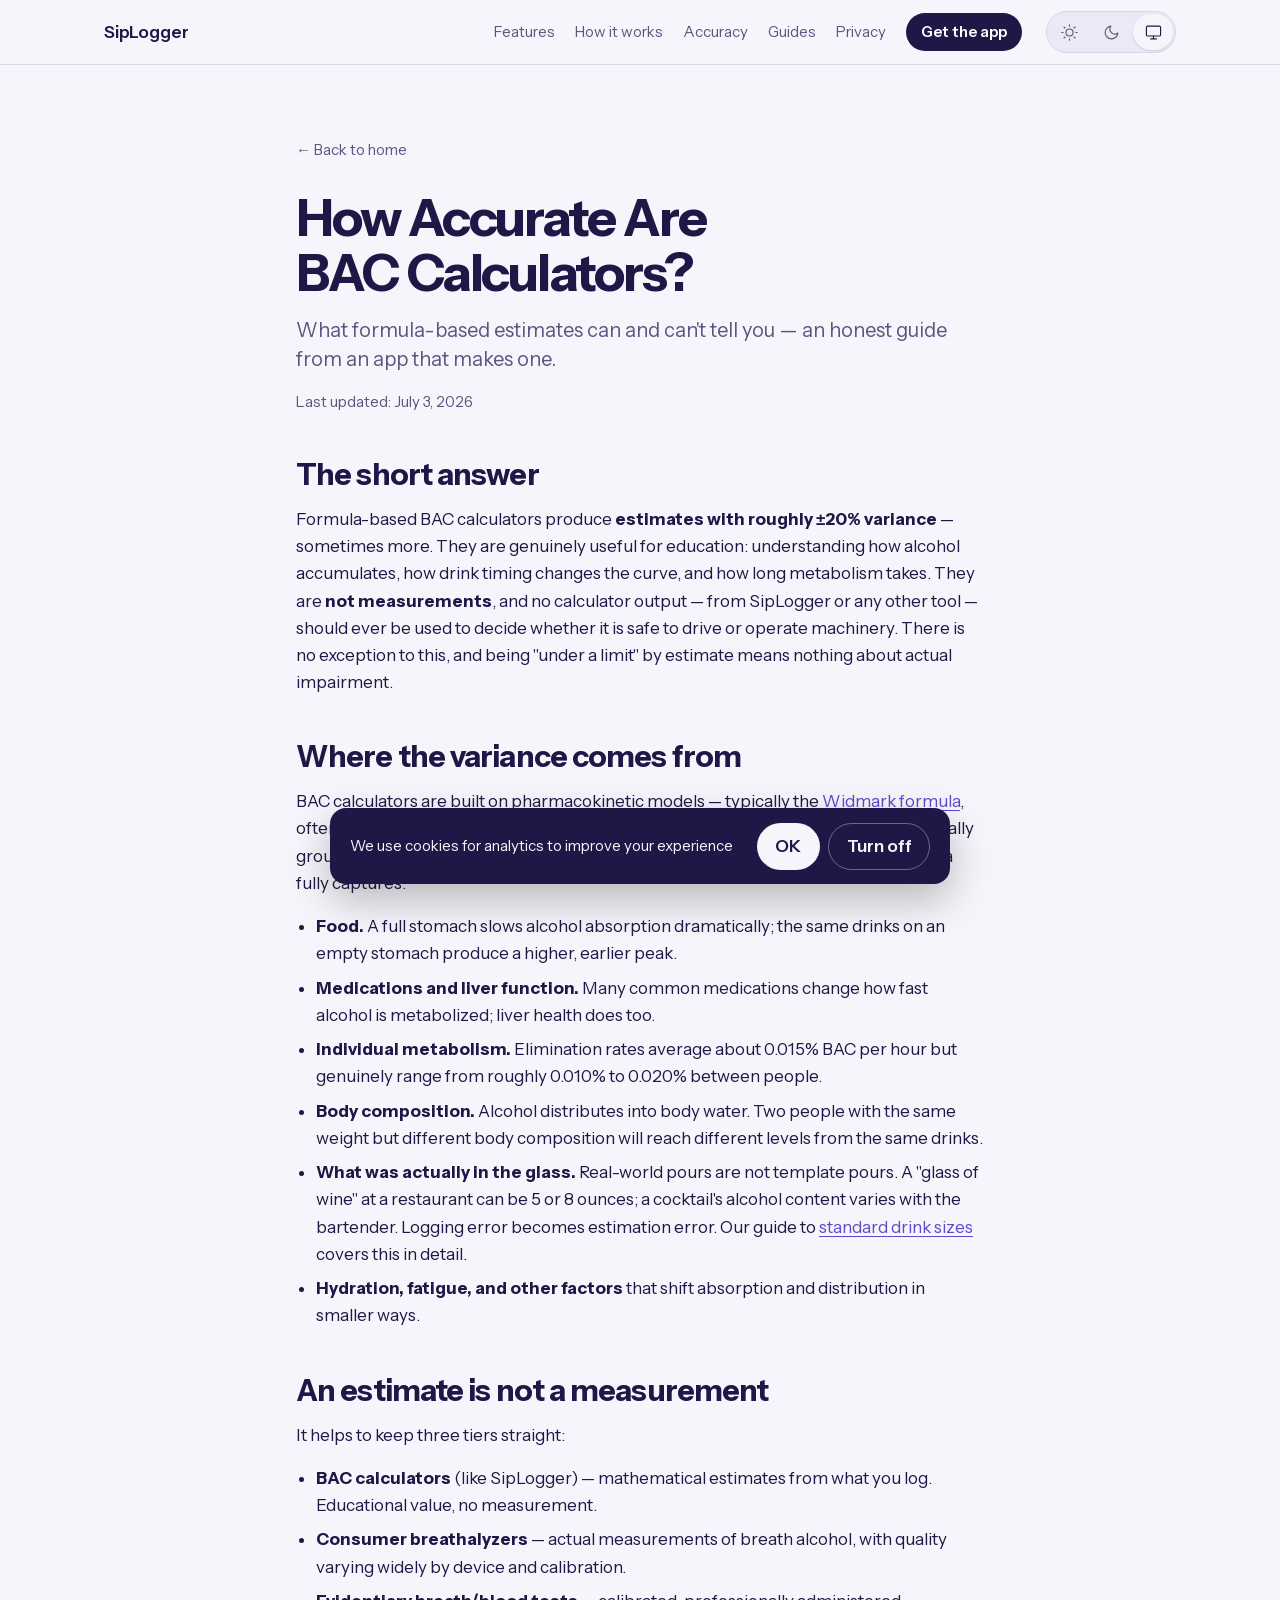
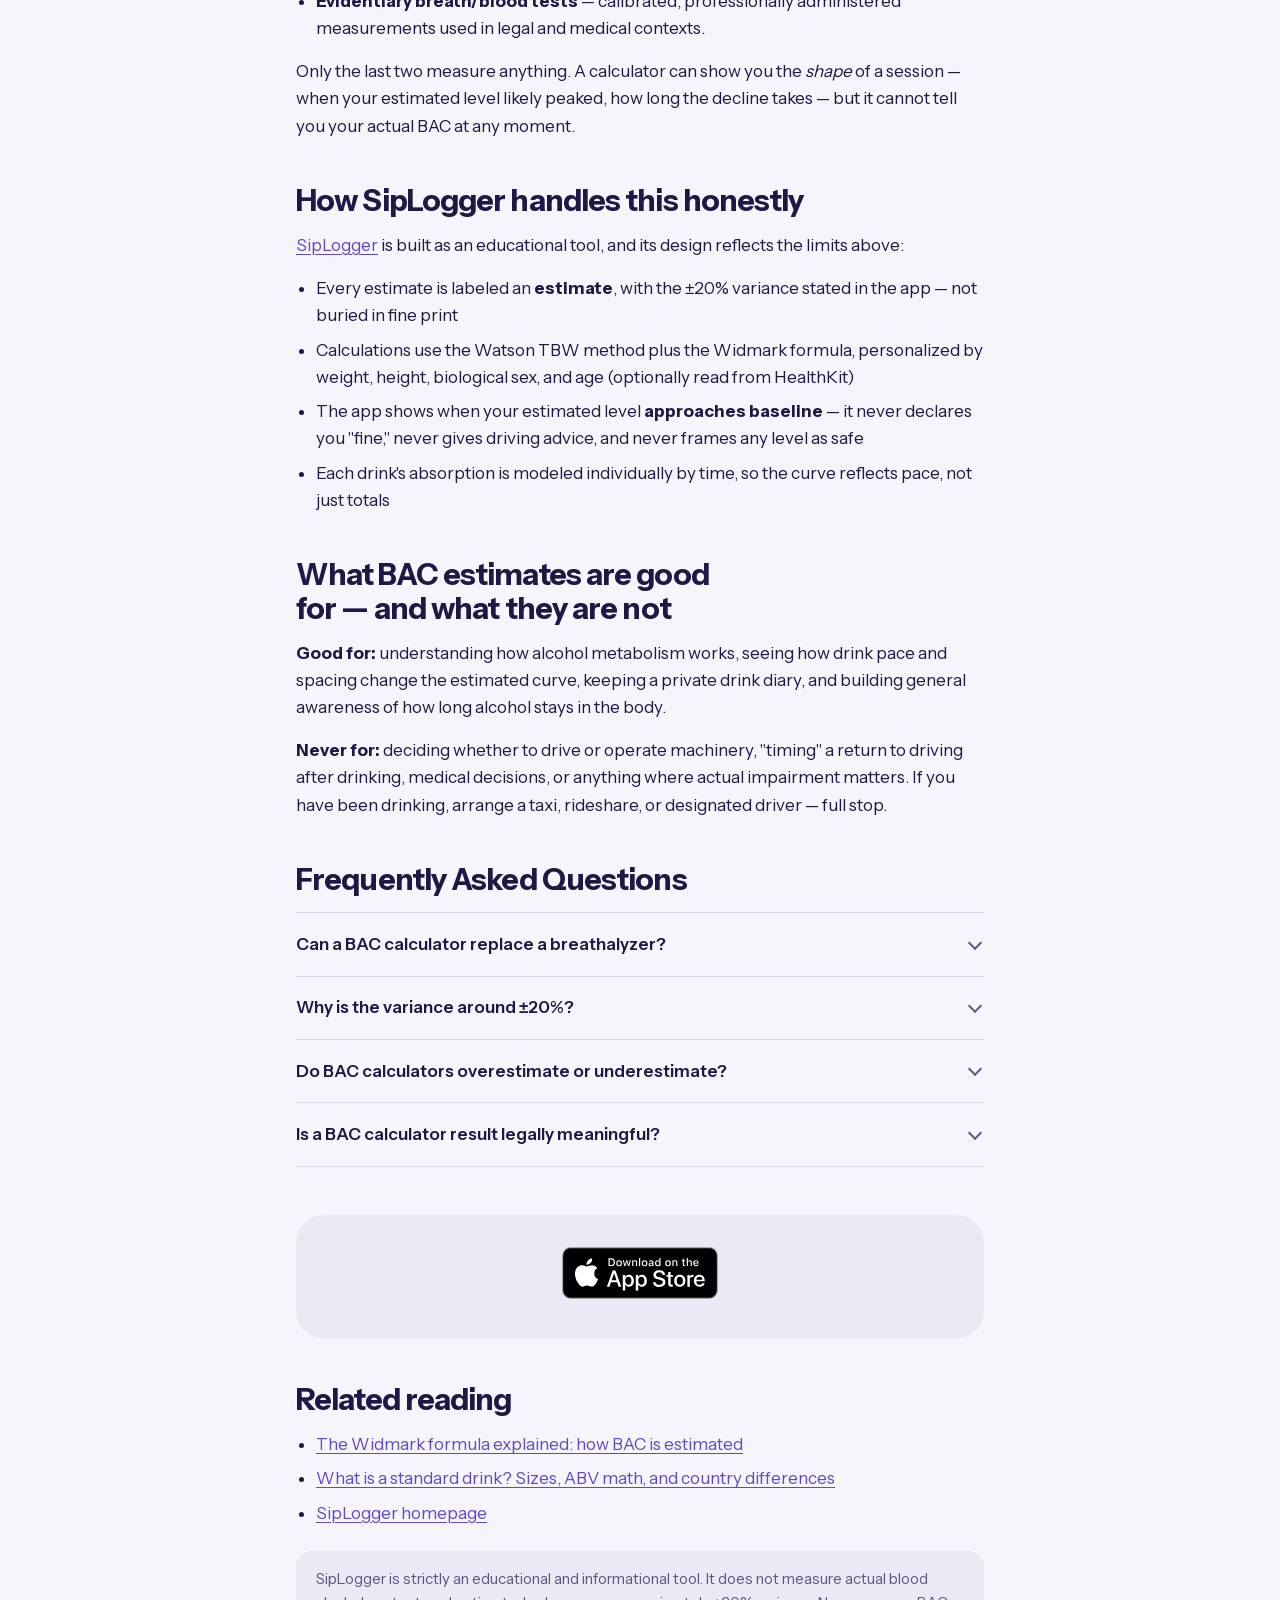
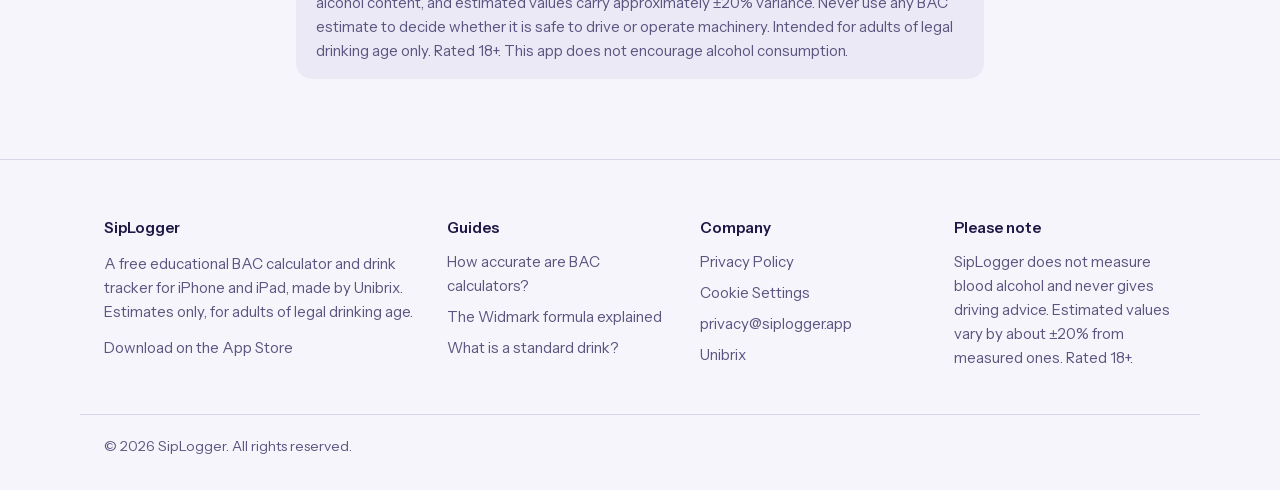
<file: bac-calculator-accuracy.html>
<!DOCTYPE html>
<html lang="en" data-theme="system">
<head>
    <meta charset="UTF-8">
    <meta name="viewport" content="width=device-width, initial-scale=1.0">
    <title>How Accurate Are BAC Calculators? What Estimates Can and Can't Tell You</title>
    <meta name="description" content="An honest look at BAC calculator accuracy: why formula-based estimates carry roughly ±20% variance, the factors that change real blood alcohol levels, and what BAC estimates should never be used for.">
    <meta name="robots" content="index, follow">
    <meta name="theme-color" content="#f6f5fb" media="(prefers-color-scheme: light)">
    <meta name="theme-color" content="#0f0c24" media="(prefers-color-scheme: dark)">
    <link rel="preload" href="fonts/instrument-sans-latin.woff2" as="font" type="font/woff2" crossorigin>
    <link rel="stylesheet" href="themes/indigo.css?v=1">
    <link rel="stylesheet" href="styles.css?v=5">
    <script>try{document.documentElement.dataset.theme=localStorage.getItem('siplogger_theme')||'system'}catch(e){document.documentElement.dataset.theme='system'}</script>
    <link rel="canonical" href="https://siplogger.app/bac-calculator-accuracy.html">
    <link rel="alternate" type="text/markdown" href="https://siplogger.app/bac-calculator-accuracy.html.md" title="Markdown version for AI agents">

    <!-- Open Graph -->
    <meta property="og:title" content="How Accurate Are BAC Calculators?">
    <meta property="og:description" content="Why formula-based BAC estimates carry roughly ±20% variance, what changes real blood alcohol levels, and what estimates should never be used for.">
    <meta property="og:type" content="article">
    <meta property="og:url" content="https://siplogger.app/bac-calculator-accuracy.html">
    <meta property="og:image" content="https://siplogger.app/images/og-image.jpg">
    <meta property="og:image:width" content="1200">
    <meta property="og:image:height" content="630">
    <meta property="og:site_name" content="SipLogger">

    <!-- Twitter Card -->
    <meta name="twitter:card" content="summary_large_image">
    <meta name="twitter:title" content="How Accurate Are BAC Calculators?">
    <meta name="twitter:description" content="Why formula-based BAC estimates carry roughly ±20% variance — and what they should never be used for.">
    <meta name="twitter:image" content="https://siplogger.app/images/og-image.jpg">

    <!-- Favicon -->
    <link rel="icon" type="image/png" href="images/favicon.png">
    <link rel="apple-touch-icon" href="images/apple-touch-icon.png">

    <!-- Google Analytics 4 with Consent Mode -->

    <!-- JSON-LD Structured Data -->
    <script type="application/ld+json">
    {
        "@context": "https://schema.org",
        "@graph": [
            {
                "@type": "Article",
                "@id": "https://siplogger.app/bac-calculator-accuracy.html#article",
                "headline": "How Accurate Are BAC Calculators? What Estimates Can and Can't Tell You",
                "description": "Why formula-based BAC estimates carry roughly ±20% variance, the factors that change real blood alcohol levels, and what BAC estimates should never be used for.",
                "url": "https://siplogger.app/bac-calculator-accuracy.html",
                "inLanguage": "en",
                "datePublished": "2026-07-03",
                "dateModified": "2026-07-03",
                "author": {
                    "@id": "https://siplogger.app/#organization"
                },
                "publisher": {
                    "@id": "https://siplogger.app/#organization"
                },
                "image": "https://siplogger.app/images/og-image.jpg",
                "mainEntityOfPage": "https://siplogger.app/bac-calculator-accuracy.html"
            },
            {
                "@type": "BreadcrumbList",
                "itemListElement": [
                    {
                        "@type": "ListItem",
                        "position": 1,
                        "name": "Home",
                        "item": "https://siplogger.app/"
                    },
                    {
                        "@type": "ListItem",
                        "position": 2,
                        "name": "BAC Calculator Accuracy",
                        "item": "https://siplogger.app/bac-calculator-accuracy.html"
                    }
                ]
            },
            {
                "@type": "FAQPage",
                "mainEntity": [
                    {
                        "@type": "Question",
                        "name": "Can a BAC calculator replace a breathalyzer?",
                        "acceptedAnswer": {
                            "@type": "Answer",
                            "text": "No. A BAC calculator mathematically estimates blood alcohol content from what you log; a certified breathalyzer measures alcohol in your breath. Formula-based estimates carry roughly ±20% variance and can differ substantially from a measured value. For any decision that matters, an estimate is not a measurement — and no app output should ever be used to decide whether it is safe to drive."
                        }
                    },
                    {
                        "@type": "Question",
                        "name": "Why do BAC estimates have around ±20% variance?",
                        "acceptedAnswer": {
                            "@type": "Answer",
                            "text": "The underlying models (Widmark formula, Watson Total Body Water method) are built on population averages, but individuals differ: food in the stomach slows absorption, medications and liver function change elimination speed, hydration and body composition shift alcohol distribution, and real-world pours rarely match nominal drink sizes. Each factor adds error, which is why honest tools state approximately ±20% variance."
                        }
                    },
                    {
                        "@type": "Question",
                        "name": "Do BAC calculators overestimate or underestimate?",
                        "acceptedAnswer": {
                            "@type": "Answer",
                            "text": "It can go both ways. Estimates tend to run high if you ate a large meal (slower absorption) and low if drinks were poured generously or had higher alcohol content than the template assumed. Because the direction of the error is unpredictable for any individual session, estimates should be treated as educational approximations only."
                        }
                    },
                    {
                        "@type": "Question",
                        "name": "Is a BAC calculator result legally meaningful?",
                        "acceptedAnswer": {
                            "@type": "Answer",
                            "text": "No. Legal contexts rely on evidentiary breath or blood tests administered with calibrated equipment. A consumer app estimate has no legal standing, and being below a legal limit by estimate does not mean you would test below it — or that driving is safe at any level."
                        }
                    }
                ]
            }
        ]
    }
    </script>
</head>
<body>
    <a class="skip-link" href="#main">Skip to content</a>
<header class="site-header">
    <div class="site-header-inner">
        <a class="brand" href="index.html">SipLogger</a>
        <nav class="site-nav" aria-label="Main">
            <a href="index.html#features">Features</a>
            <a href="index.html#how">How it works</a>
            <a href="index.html#accuracy">Accuracy</a>
            <a href="index.html#guides">Guides</a>
            <a href="privacy.html">Privacy</a>
            <a class="nav-cta" href="https://apps.apple.com/us/app/siplogger/id6758573311">Get the app</a>
        </nav>
        <div class="theme-toggle">
            <fieldset class="theme-toggle-group">
                <legend class="visually-hidden">Theme</legend>
                <label class="theme-option"><input type="radio" name="theme" data-theme-value="light"><svg aria-hidden="true" viewBox="0 0 24 24"><circle cx="12" cy="12" r="5"/><path d="M12 1v2M12 21v2M4.22 4.22l1.42 1.42M18.36 18.36l1.42 1.42M1 12h2M21 12h2M4.22 19.78l1.42-1.42M18.36 5.64l1.42-1.42"/></svg><span class="visually-hidden">Light theme</span></label>
                <label class="theme-option"><input type="radio" name="theme" data-theme-value="dark"><svg aria-hidden="true" viewBox="0 0 24 24"><path d="M21 12.79A9 9 0 1 1 11.21 3 7 7 0 0 0 21 12.79z"/></svg><span class="visually-hidden">Dark theme</span></label>
                <label class="theme-option"><input type="radio" name="theme" data-theme-value="system"><svg aria-hidden="true" class="icon-desktop" viewBox="0 0 24 24"><rect x="2" y="3" width="20" height="14" rx="2" ry="2"/><path d="M8 21h8M12 17v4"/></svg><svg aria-hidden="true" class="icon-mobile" viewBox="0 0 24 24"><rect x="5" y="2" width="14" height="20" rx="2" ry="2"/><path d="M12 18h.01"/></svg><span class="visually-hidden">System theme</span></label>
            </fieldset>
        </div>
    </div>
</header>

    <!-- Cookie Consent Banner -->
    <div id="cookie-banner" class="cookie-banner" role="dialog" aria-label="Analytics preferences" aria-hidden="true" style="display: none;">
    <div class="cookie-content">
        <p id="cookie-message">We use cookies for analytics to improve your experience</p>
        <div class="cookie-buttons">
            <button type="button" id="cookie-accept" class="cookie-btn accept">Accept</button>
            <button type="button" id="cookie-reject" class="cookie-btn reject">Reject</button>
        </div>
    </div>
</div>

    <main id="main" class="article-page">
        <a href="index.html" class="back-link">Back to home</a>

        <h1>How Accurate Are BAC Calculators?</h1>
        <p class="subtitle">What formula-based estimates can and can't tell you — an honest guide from an app that makes one.</p>
        <p class="last-updated">Last updated: July 3, 2026</p>

        <h2>The short answer</h2>
        <p>Formula-based BAC calculators produce <strong>estimates with roughly ±20% variance</strong> — sometimes more. They are genuinely useful for education: understanding how alcohol accumulates, how drink timing changes the curve, and how long metabolism takes. They are <strong>not measurements</strong>, and no calculator output — from SipLogger or any other tool — should ever be used to decide whether it is safe to drive or operate machinery. There is no exception to this, and being "under a limit" by estimate means nothing about actual impairment.</p>

        <h2>Where the variance comes from</h2>
        <p>BAC calculators are built on pharmacokinetic models — typically the <a href="widmark-formula.html">Widmark formula</a>, often refined with the Watson Total Body Water method. These models are scientifically grounded but describe <em>population averages</em>. Real individuals differ in ways no formula fully captures:</p>
        <ul>
            <li><strong>Food.</strong> A full stomach slows alcohol absorption dramatically; the same drinks on an empty stomach produce a higher, earlier peak.</li>
            <li><strong>Medications and liver function.</strong> Many common medications change how fast alcohol is metabolized; liver health does too.</li>
            <li><strong>Individual metabolism.</strong> Elimination rates average about 0.015% BAC per hour but genuinely range from roughly 0.010% to 0.020% between people.</li>
            <li><strong>Body composition.</strong> Alcohol distributes into body water. Two people with the same weight but different body composition will reach different levels from the same drinks.</li>
            <li><strong>What was actually in the glass.</strong> Real-world pours are not template pours. A "glass of wine" at a restaurant can be 5 or 8 ounces; a cocktail's alcohol content varies with the bartender. Logging error becomes estimation error. Our guide to <a href="standard-drink.html">standard drink sizes</a> covers this in detail.</li>
            <li><strong>Hydration, fatigue, and other factors</strong> that shift absorption and distribution in smaller ways.</li>
        </ul>

        <h2>An estimate is not a measurement</h2>
        <p>It helps to keep three tiers straight:</p>
        <ul>
            <li><strong>BAC calculators</strong> (like SipLogger) — mathematical estimates from what you log. Educational value, no measurement.</li>
            <li><strong>Consumer breathalyzers</strong> — actual measurements of breath alcohol, with quality varying widely by device and calibration.</li>
            <li><strong>Evidentiary breath/blood tests</strong> — calibrated, professionally administered measurements used in legal and medical contexts.</li>
        </ul>
        <p>Only the last two measure anything. A calculator can show you the <em>shape</em> of a session — when your estimated level likely peaked, how long the decline takes — but it cannot tell you your actual BAC at any moment.</p>

        <h2>How SipLogger handles this honestly</h2>
        <p><a href="index.html">SipLogger</a> is built as an educational tool, and its design reflects the limits above:</p>
        <ul>
            <li>Every estimate is labeled an <strong>estimate</strong>, with the ±20% variance stated in the app — not buried in fine print</li>
            <li>Calculations use the Watson TBW method plus the Widmark formula, personalized by weight, height, biological sex, and age (optionally read from HealthKit)</li>
            <li>The app shows when your estimated level <strong>approaches baseline</strong> — it never declares you "fine," never gives driving advice, and never frames any level as safe</li>
            <li>Each drink's absorption is modeled individually by time, so the curve reflects pace, not just totals</li>
        </ul>

        <h2>What BAC estimates are good for — and what they are not</h2>
        <p><strong>Good for:</strong> understanding how alcohol metabolism works, seeing how drink pace and spacing change the estimated curve, keeping a private drink diary, and building general awareness of how long alcohol stays in the body.</p>
        <p><strong>Never for:</strong> deciding whether to drive or operate machinery, "timing" a return to driving after drinking, medical decisions, or anything where actual impairment matters. If you have been drinking, arrange a taxi, rideshare, or designated driver — full stop.</p>

        <h2>Frequently Asked Questions</h2>
        <div class="faq-list">
            <details class="faq-item">
                <summary>Can a BAC calculator replace a breathalyzer?</summary>
                <p>No. A calculator estimates mathematically from what you log; a certified breathalyzer measures alcohol in your breath. Estimates carry roughly ±20% variance and can differ substantially from a measured value — and neither should be used to justify driving after drinking.</p>
            </details>
            <details class="faq-item">
                <summary>Why is the variance around ±20%?</summary>
                <p>The models are built on population averages, but food intake, medications, liver function, body composition, hydration, and real-world pour sizes all vary by individual and by session. Each factor adds error. Honest tools state this variance up front.</p>
            </details>
            <details class="faq-item">
                <summary>Do BAC calculators overestimate or underestimate?</summary>
                <p>Both happen. Estimates tend to run high after a large meal (slower absorption) and low when drinks are stronger or larger than the logged template. The direction of error is unpredictable for any given session, which is exactly why estimates are educational only.</p>
            </details>
            <details class="faq-item">
                <summary>Is a BAC calculator result legally meaningful?</summary>
                <p>No. Legal contexts use evidentiary breath or blood tests with calibrated equipment. A consumer app estimate has no legal standing, and an estimate below a legal limit does not mean you would measure below it — or that driving is safe at any level.</p>
            </details>
        </div>

        <div class="cta-block">
            <a href="https://apps.apple.com/us/app/siplogger/id6758573311" class="app-store-badge" aria-label="Download SipLogger on the App Store">
                <img src="images/download-on-the-app-store.svg" alt="Download SipLogger - Educational BAC Calculator on the App Store" width="156" height="52">
            </a>
        </div>

        <h2>Related reading</h2>
        <ul>
            <li><a href="widmark-formula.html">The Widmark formula explained: how BAC is estimated</a></li>
            <li><a href="standard-drink.html">What is a standard drink? Sizes, ABV math, and country differences</a></li>
            <li><a href="index.html">SipLogger homepage</a></li>
        </ul>

        <p class="note-box">SipLogger is strictly an educational and informational tool. It does not measure actual blood alcohol content, and estimated values carry approximately ±20% variance. Never use any BAC estimate to decide whether it is safe to drive or operate machinery. Intended for adults of legal drinking age only. Rated 18+. This app does not encourage alcohol consumption.</p>
    </main>

    <!-- Footer -->
    <footer class="site-footer">
    <div class="footer-grid">
        <div class="footer-about">
            <p class="footer-heading">SipLogger</p>
            <p>A free educational BAC calculator and drink tracker for iPhone and iPad, made by Unibrix. Estimates only, for adults of legal drinking age.</p>
            <a href="https://apps.apple.com/us/app/siplogger/id6758573311">Download on the App Store</a>
        </div>
        <nav aria-label="Guides">
            <p class="footer-heading">Guides</p>
            <ul>
                <li><a href="bac-calculator-accuracy.html">How accurate are BAC calculators?</a></li>
                <li><a href="widmark-formula.html">The Widmark formula explained</a></li>
                <li><a href="standard-drink.html">What is a standard drink?</a></li>
            </ul>
        </nav>
        <nav aria-label="Company">
            <p class="footer-heading">Company</p>
            <ul>
                <li><a href="privacy.html">Privacy Policy</a></li>
                <li><a href="#" id="cookie-settings">Cookie Settings</a></li>
                <li><a href="mailto:privacy@siplogger.app">privacy@siplogger.app</a></li>
                <li><a href="https://unibrix.com" target="_blank" rel="noopener">Unibrix</a></li>
            </ul>
        </nav>
        <div>
            <p class="footer-heading">Please note</p>
            <p>SipLogger does not measure blood alcohol and never gives driving advice. Estimated values vary by about ±20% from measured ones. Rated 18+.</p>
        </div>
    </div>
    <p class="copyright">&copy; <span id="year"></span> SipLogger. All rights reserved.</p>
</footer>

    <!-- Cookie Consent & Analytics Script -->
<script src="site.js?v=7"></script>
</body>
</html>
</file>
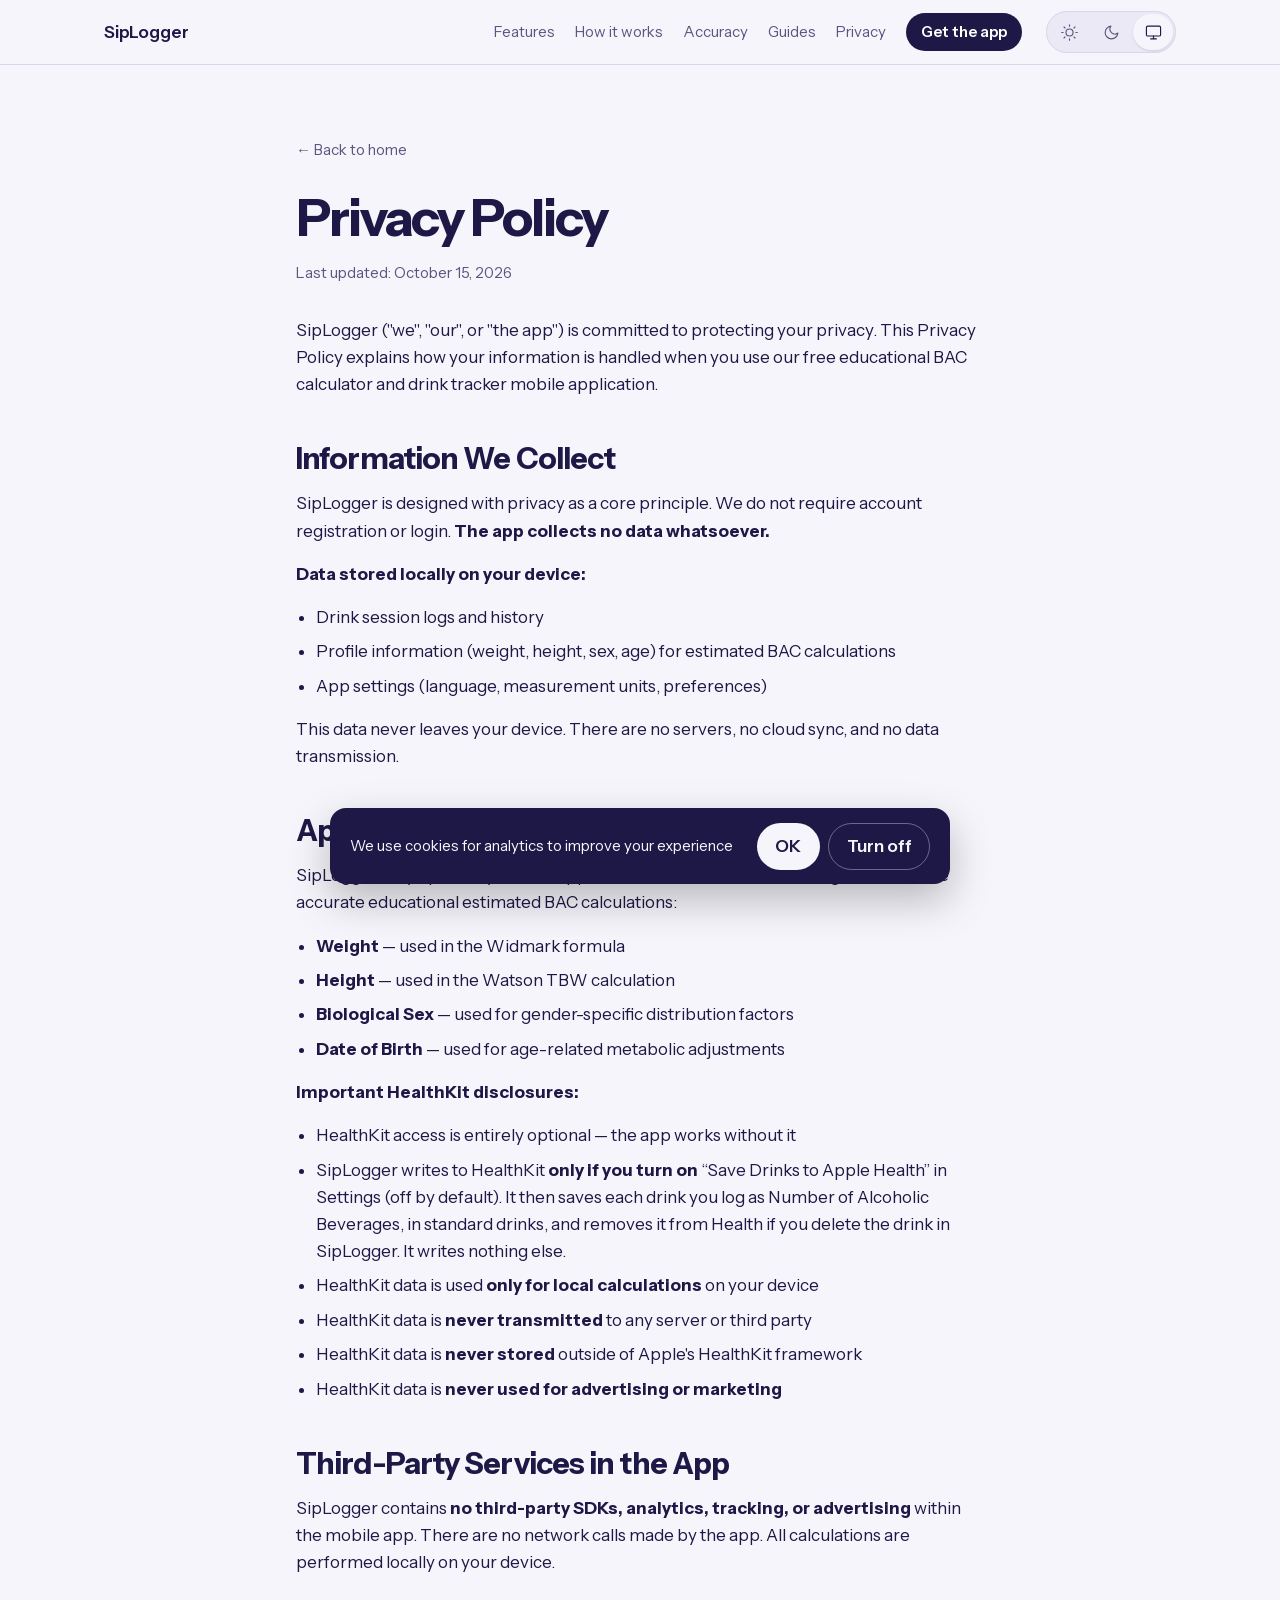
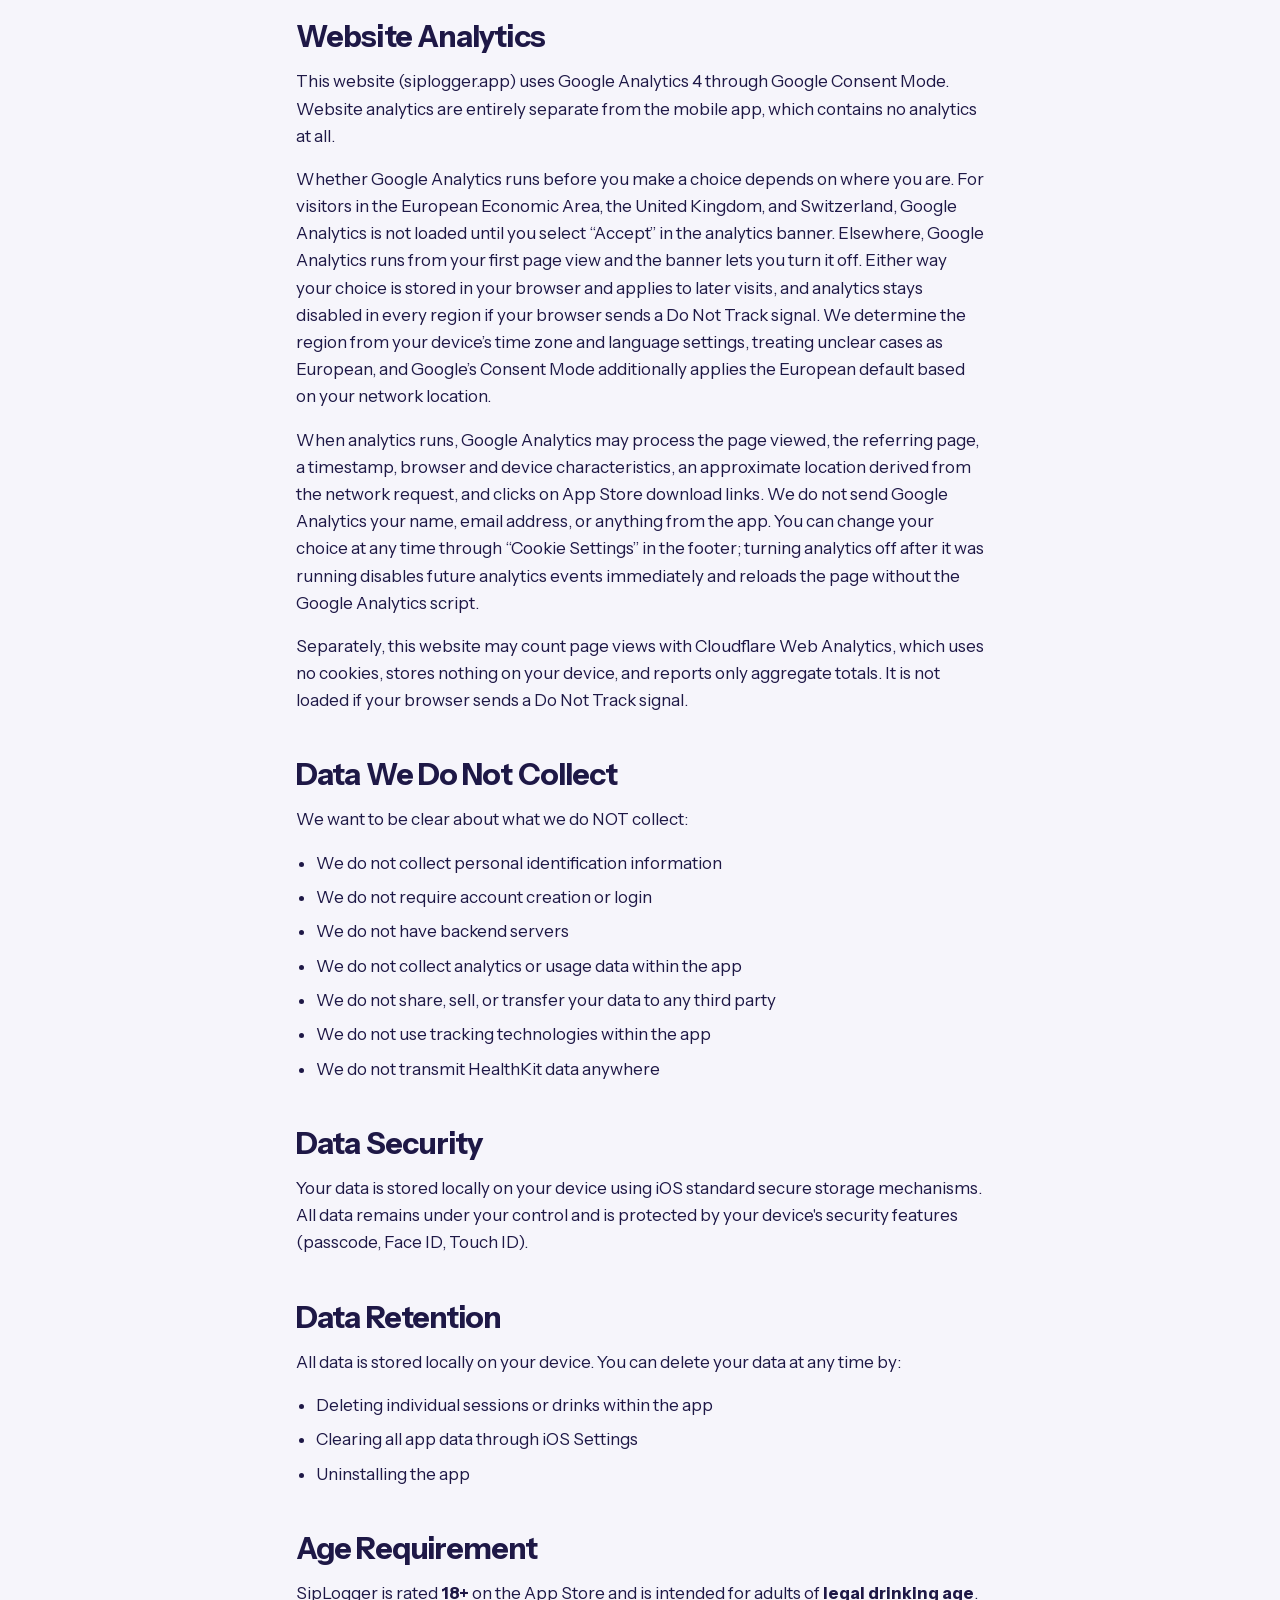
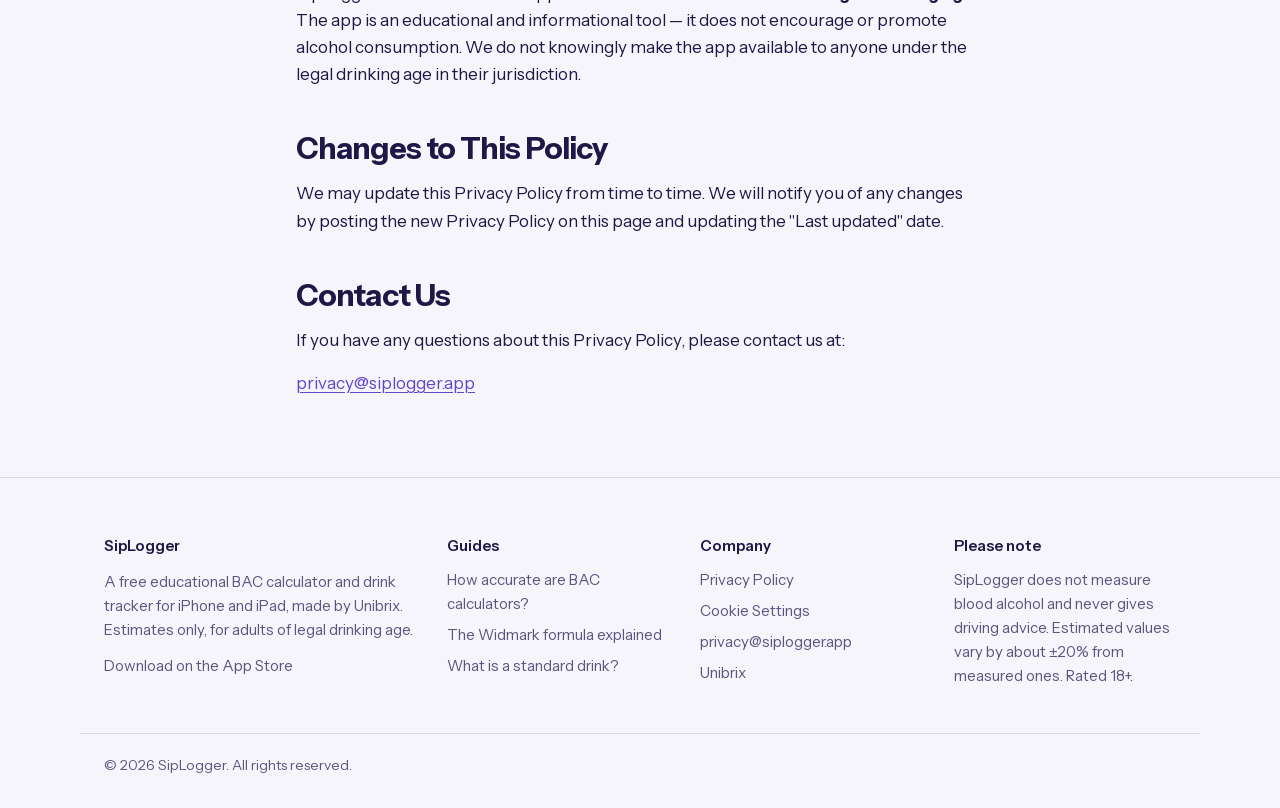
<file: privacy.html>
<!DOCTYPE html>
<html lang="en" data-theme="system">
<head>
    <meta charset="UTF-8">
    <meta name="viewport" content="width=device-width, initial-scale=1.0">
    <title>Privacy Policy - SipLogger | Free BAC Calculator</title>
    <meta name="description" content="Privacy Policy for SipLogger - the free educational BAC calculator. No account required, no data collection, all data stays on your device.">
    <meta name="theme-color" content="#f6f5fb" media="(prefers-color-scheme: light)">
    <meta name="theme-color" content="#0f0c24" media="(prefers-color-scheme: dark)">
    <link rel="preload" href="fonts/instrument-sans-latin.woff2" as="font" type="font/woff2" crossorigin>
    <link rel="stylesheet" href="themes/indigo.css?v=1">
    <link rel="stylesheet" href="styles.css?v=5">
    <script>try{document.documentElement.dataset.theme=localStorage.getItem('siplogger_theme')||'system'}catch(e){document.documentElement.dataset.theme='system'}</script>
    <link rel="canonical" href="https://siplogger.app/privacy.html">
    <link rel="alternate" type="text/markdown" href="https://siplogger.app/privacy.html.md" title="Markdown version for AI agents">

    <!-- Open Graph -->
    <meta property="og:title" content="Privacy Policy - SipLogger">
    <meta property="og:description" content="Privacy Policy for SipLogger. No account required, no data collection, all data stays on your device.">
    <meta property="og:type" content="website">
    <meta property="og:url" content="https://siplogger.app/privacy.html">
    <meta property="og:site_name" content="SipLogger">

    <!-- Favicon -->
    <link rel="icon" type="image/png" href="images/favicon.png">
    <link rel="apple-touch-icon" href="images/apple-touch-icon.png">

    <!-- Google Analytics 4 with Consent Mode -->

    <!-- JSON-LD Structured Data -->
    <script type="application/ld+json">
    {
        "@context": "https://schema.org",
        "@type": "WebPage",
        "name": "Privacy Policy - SipLogger",
        "description": "Privacy Policy for SipLogger app",
        "url": "https://siplogger.app/privacy.html",
        "inLanguage": "en",
        "isPartOf": {
            "@type": "WebSite",
            "name": "SipLogger",
            "url": "https://siplogger.app"
        },
        "about": {
            "@type": "SoftwareApplication",
            "name": "SipLogger",
            "applicationCategory": "HealthApplication"
        },
        "breadcrumb": {
            "@type": "BreadcrumbList",
            "itemListElement": [
                {
                    "@type": "ListItem",
                    "position": 1,
                    "name": "Home",
                    "item": "https://siplogger.app/"
                },
                {
                    "@type": "ListItem",
                    "position": 2,
                    "name": "Privacy Policy",
                    "item": "https://siplogger.app/privacy.html"
                }
            ]
        }
    }
    </script>
</head>
<body>
    <a class="skip-link" href="#main">Skip to content</a>
<header class="site-header">
    <div class="site-header-inner">
        <a class="brand" href="index.html">SipLogger</a>
        <nav class="site-nav" aria-label="Main">
            <a href="index.html#features">Features</a>
            <a href="index.html#how">How it works</a>
            <a href="index.html#accuracy">Accuracy</a>
            <a href="index.html#guides">Guides</a>
            <a href="privacy.html">Privacy</a>
            <a class="nav-cta" href="https://apps.apple.com/us/app/siplogger/id6758573311">Get the app</a>
        </nav>
        <div class="theme-toggle">
            <fieldset class="theme-toggle-group">
                <legend class="visually-hidden">Theme</legend>
                <label class="theme-option"><input type="radio" name="theme" data-theme-value="light"><svg aria-hidden="true" viewBox="0 0 24 24"><circle cx="12" cy="12" r="5"/><path d="M12 1v2M12 21v2M4.22 4.22l1.42 1.42M18.36 18.36l1.42 1.42M1 12h2M21 12h2M4.22 19.78l1.42-1.42M18.36 5.64l1.42-1.42"/></svg><span class="visually-hidden">Light theme</span></label>
                <label class="theme-option"><input type="radio" name="theme" data-theme-value="dark"><svg aria-hidden="true" viewBox="0 0 24 24"><path d="M21 12.79A9 9 0 1 1 11.21 3 7 7 0 0 0 21 12.79z"/></svg><span class="visually-hidden">Dark theme</span></label>
                <label class="theme-option"><input type="radio" name="theme" data-theme-value="system"><svg aria-hidden="true" class="icon-desktop" viewBox="0 0 24 24"><rect x="2" y="3" width="20" height="14" rx="2" ry="2"/><path d="M8 21h8M12 17v4"/></svg><svg aria-hidden="true" class="icon-mobile" viewBox="0 0 24 24"><rect x="5" y="2" width="14" height="20" rx="2" ry="2"/><path d="M12 18h.01"/></svg><span class="visually-hidden">System theme</span></label>
            </fieldset>
        </div>
    </div>
</header>

    <!-- Cookie Consent Banner -->
    <div id="cookie-banner" class="cookie-banner" role="dialog" aria-label="Analytics preferences" aria-hidden="true" style="display: none;">
    <div class="cookie-content">
        <p id="cookie-message">We use cookies for analytics to improve your experience</p>
        <div class="cookie-buttons">
            <button type="button" id="cookie-accept" class="cookie-btn accept">Accept</button>
            <button type="button" id="cookie-reject" class="cookie-btn reject">Reject</button>
        </div>
    </div>
</div>

    <main id="main" class="privacy-page">
        <a href="index.html" class="back-link">Back to home</a>

        <h1>Privacy Policy</h1>
        <p class="last-updated">Last updated: October 15, 2026</p>

        <p>SipLogger ("we", "our", or "the app") is committed to protecting your privacy. This Privacy Policy explains how your information is handled when you use our free educational BAC calculator and drink tracker mobile application.</p>

        <h2>Information We Collect</h2>
        <p>SipLogger is designed with privacy as a core principle. We do not require account registration or login. <strong>The app collects no data whatsoever.</strong></p>

        <p><strong>Data stored locally on your device:</strong></p>
        <ul>
            <li>Drink session logs and history</li>
            <li>Profile information (weight, height, sex, age) for estimated BAC calculations</li>
            <li>App settings (language, measurement units, preferences)</li>
        </ul>
        <p>This data never leaves your device. There are no servers, no cloud sync, and no data transmission.</p>

        <h2>Apple HealthKit</h2>
        <p>SipLogger may optionally access Apple HealthKit to read the following data for more accurate educational estimated BAC calculations:</p>
        <ul>
            <li><strong>Weight</strong> — used in the Widmark formula</li>
            <li><strong>Height</strong> — used in the Watson TBW calculation</li>
            <li><strong>Biological Sex</strong> — used for gender-specific distribution factors</li>
            <li><strong>Date of Birth</strong> — used for age-related metabolic adjustments</li>
        </ul>
        <p><strong>Important HealthKit disclosures:</strong></p>
        <ul>
            <li>HealthKit access is entirely optional — the app works without it</li>
            <li>SipLogger writes to HealthKit <strong>only if you turn on</strong> “Save Drinks to Apple Health” in Settings (off by default). It then saves each drink you log as Number of Alcoholic Beverages, in standard drinks, and removes it from Health if you delete the drink in SipLogger. It writes nothing else.</li>
            <li>HealthKit data is used <strong>only for local calculations</strong> on your device</li>
            <li>HealthKit data is <strong>never transmitted</strong> to any server or third party</li>
            <li>HealthKit data is <strong>never stored</strong> outside of Apple's HealthKit framework</li>
            <li>HealthKit data is <strong>never used for advertising or marketing</strong></li>
        </ul>

        <h2>Third-Party Services in the App</h2>
        <p>SipLogger contains <strong>no third-party SDKs, analytics, tracking, or advertising</strong> within the mobile app. There are no network calls made by the app. All calculations are performed locally on your device.</p>

        <h2>Website Analytics</h2>
        <p>This website (siplogger.app) uses Google Analytics 4 through Google Consent Mode. Website analytics are entirely separate from the mobile app, which contains no analytics at all.</p>
        <p>Whether Google Analytics runs before you make a choice depends on where you are. For visitors in the European Economic Area, the United Kingdom, and Switzerland, Google Analytics is not loaded until you select “Accept” in the analytics banner. Elsewhere, Google Analytics runs from your first page view and the banner lets you turn it off. Either way your choice is stored in your browser and applies to later visits, and analytics stays disabled in every region if your browser sends a Do Not Track signal. We determine the region from your device’s time zone and language settings, treating unclear cases as European, and Google’s Consent Mode additionally applies the European default based on your network location.</p>
        <p>When analytics runs, Google Analytics may process the page viewed, the referring page, a timestamp, browser and device characteristics, an approximate location derived from the network request, and clicks on App Store download links. We do not send Google Analytics your name, email address, or anything from the app. You can change your choice at any time through “Cookie Settings” in the footer; turning analytics off after it was running disables future analytics events immediately and reloads the page without the Google Analytics script.</p>
        <p>Separately, this website may count page views with Cloudflare Web Analytics, which uses no cookies, stores nothing on your device, and reports only aggregate totals. It is not loaded if your browser sends a Do Not Track signal.</p>

        <h2>Data We Do Not Collect</h2>
        <p>We want to be clear about what we do NOT collect:</p>
        <ul>
            <li>We do not collect personal identification information</li>
            <li>We do not require account creation or login</li>
            <li>We do not have backend servers</li>
            <li>We do not collect analytics or usage data within the app</li>
            <li>We do not share, sell, or transfer your data to any third party</li>
            <li>We do not use tracking technologies within the app</li>
            <li>We do not transmit HealthKit data anywhere</li>
        </ul>

        <h2>Data Security</h2>
        <p>Your data is stored locally on your device using iOS standard secure storage mechanisms. All data remains under your control and is protected by your device's security features (passcode, Face ID, Touch ID).</p>

        <h2>Data Retention</h2>
        <p>All data is stored locally on your device. You can delete your data at any time by:</p>
        <ul>
            <li>Deleting individual sessions or drinks within the app</li>
            <li>Clearing all app data through iOS Settings</li>
            <li>Uninstalling the app</li>
        </ul>

        <h2>Age Requirement</h2>
        <p>SipLogger is rated <strong>18+</strong> on the App Store and is intended for adults of <strong>legal drinking age</strong>. The app is an educational and informational tool — it does not encourage or promote alcohol consumption. We do not knowingly make the app available to anyone under the legal drinking age in their jurisdiction.</p>

        <h2>Changes to This Policy</h2>
        <p>We may update this Privacy Policy from time to time. We will notify you of any changes by posting the new Privacy Policy on this page and updating the "Last updated" date.</p>

        <h2>Contact Us</h2>
        <p>If you have any questions about this Privacy Policy, please contact us at:</p>
        <p><a href="mailto:privacy@siplogger.app">privacy@siplogger.app</a></p>
    </main>

    <footer class="site-footer">
    <div class="footer-grid">
        <div class="footer-about">
            <p class="footer-heading">SipLogger</p>
            <p>A free educational BAC calculator and drink tracker for iPhone and iPad, made by Unibrix. Estimates only, for adults of legal drinking age.</p>
            <a href="https://apps.apple.com/us/app/siplogger/id6758573311">Download on the App Store</a>
        </div>
        <nav aria-label="Guides">
            <p class="footer-heading">Guides</p>
            <ul>
                <li><a href="bac-calculator-accuracy.html">How accurate are BAC calculators?</a></li>
                <li><a href="widmark-formula.html">The Widmark formula explained</a></li>
                <li><a href="standard-drink.html">What is a standard drink?</a></li>
            </ul>
        </nav>
        <nav aria-label="Company">
            <p class="footer-heading">Company</p>
            <ul>
                <li><a href="privacy.html">Privacy Policy</a></li>
                <li><a href="#" id="cookie-settings">Cookie Settings</a></li>
                <li><a href="mailto:privacy@siplogger.app">privacy@siplogger.app</a></li>
                <li><a href="https://unibrix.com" target="_blank" rel="noopener">Unibrix</a></li>
            </ul>
        </nav>
        <div>
            <p class="footer-heading">Please note</p>
            <p>SipLogger does not measure blood alcohol and never gives driving advice. Estimated values vary by about ±20% from measured ones. Rated 18+.</p>
        </div>
    </div>
    <p class="copyright">&copy; <span id="year"></span> SipLogger. All rights reserved.</p>
</footer>

    <!-- Cookie Consent & Analytics Script -->
<script src="site.js?v=7"></script>
</body>
</html>
</file>
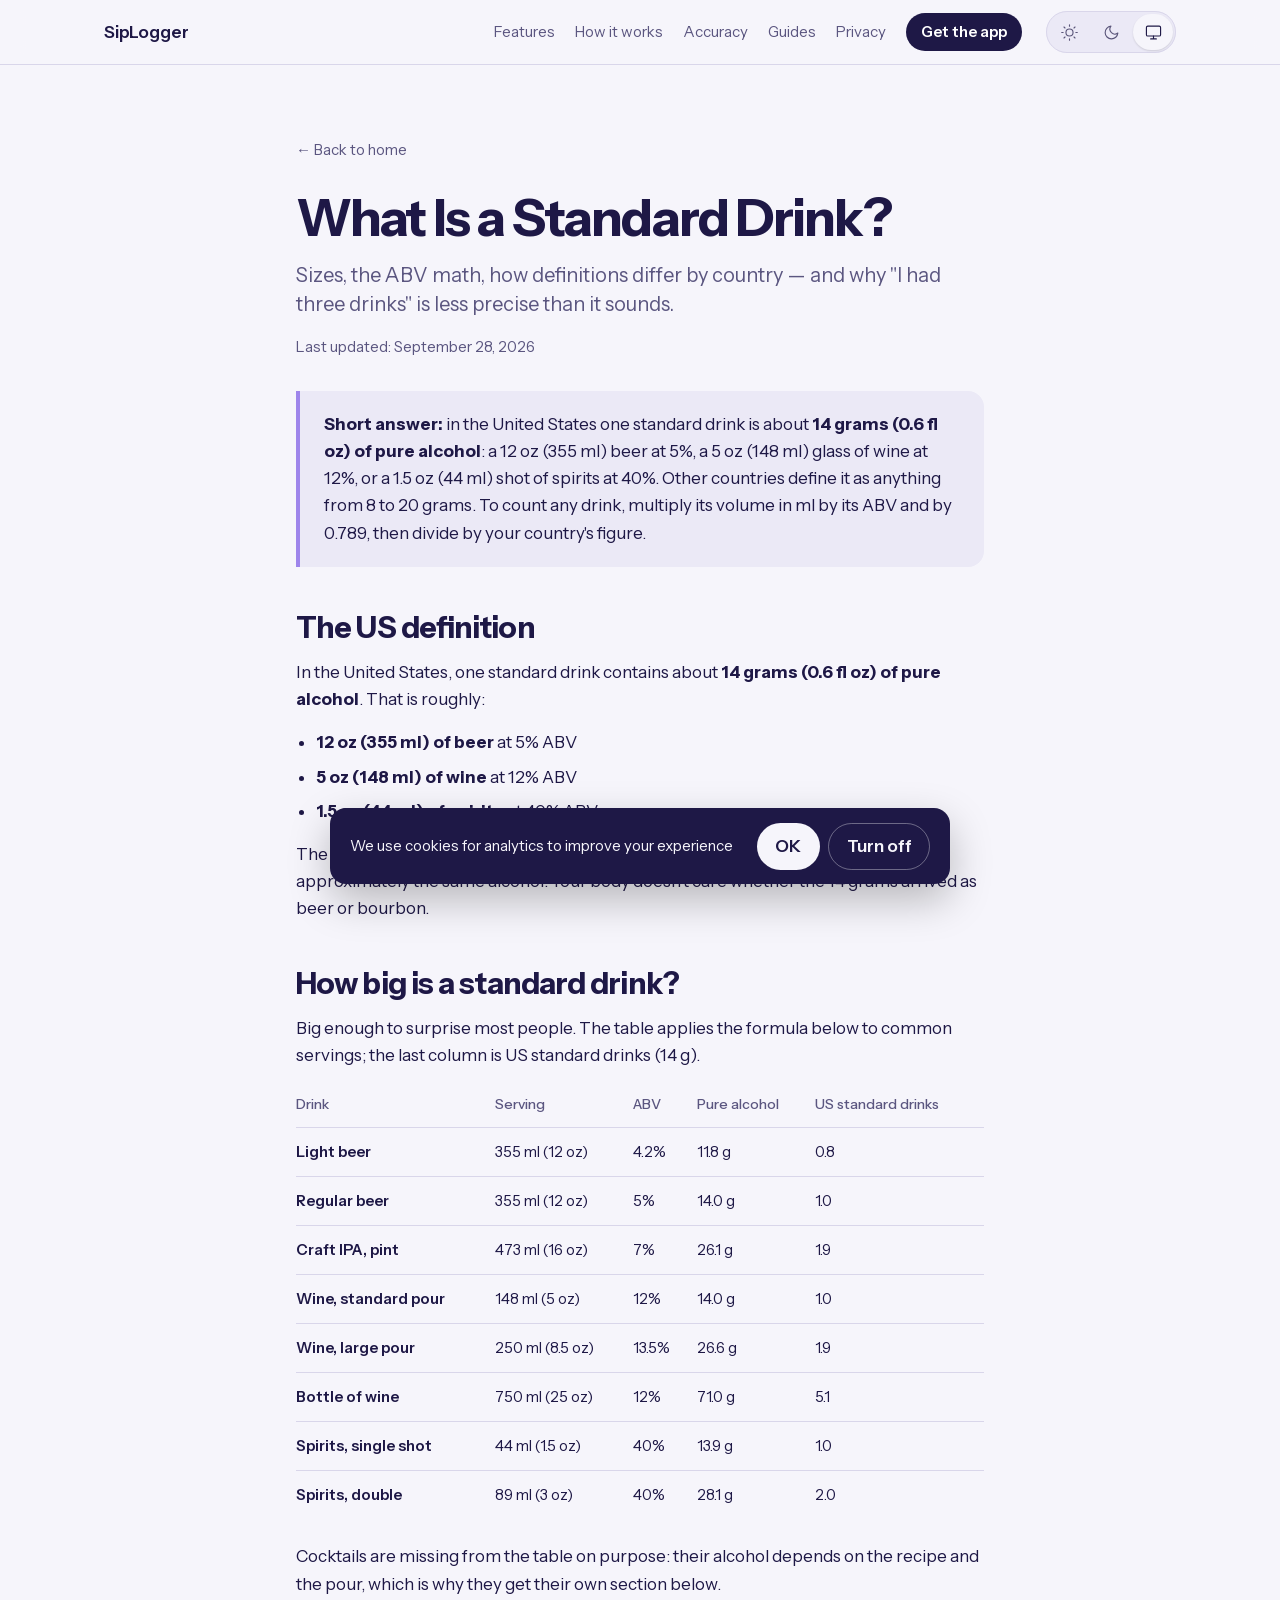
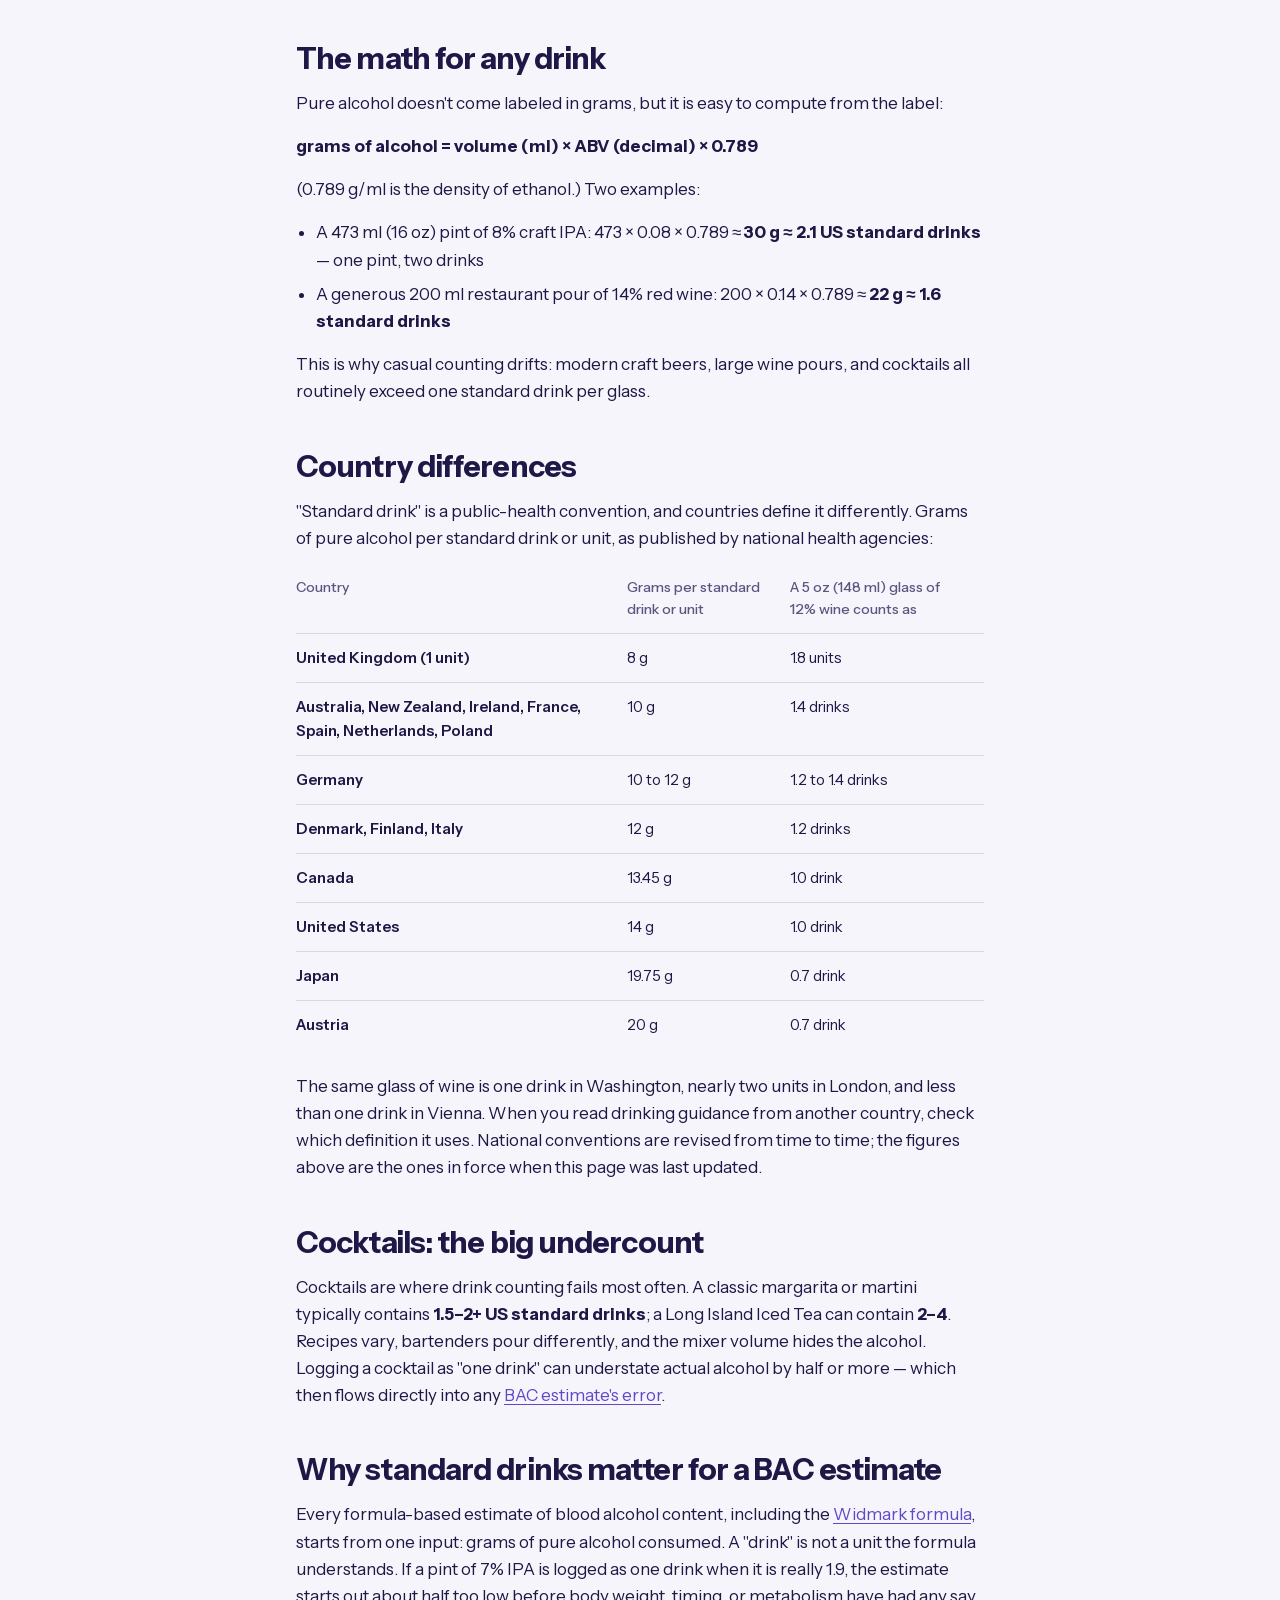
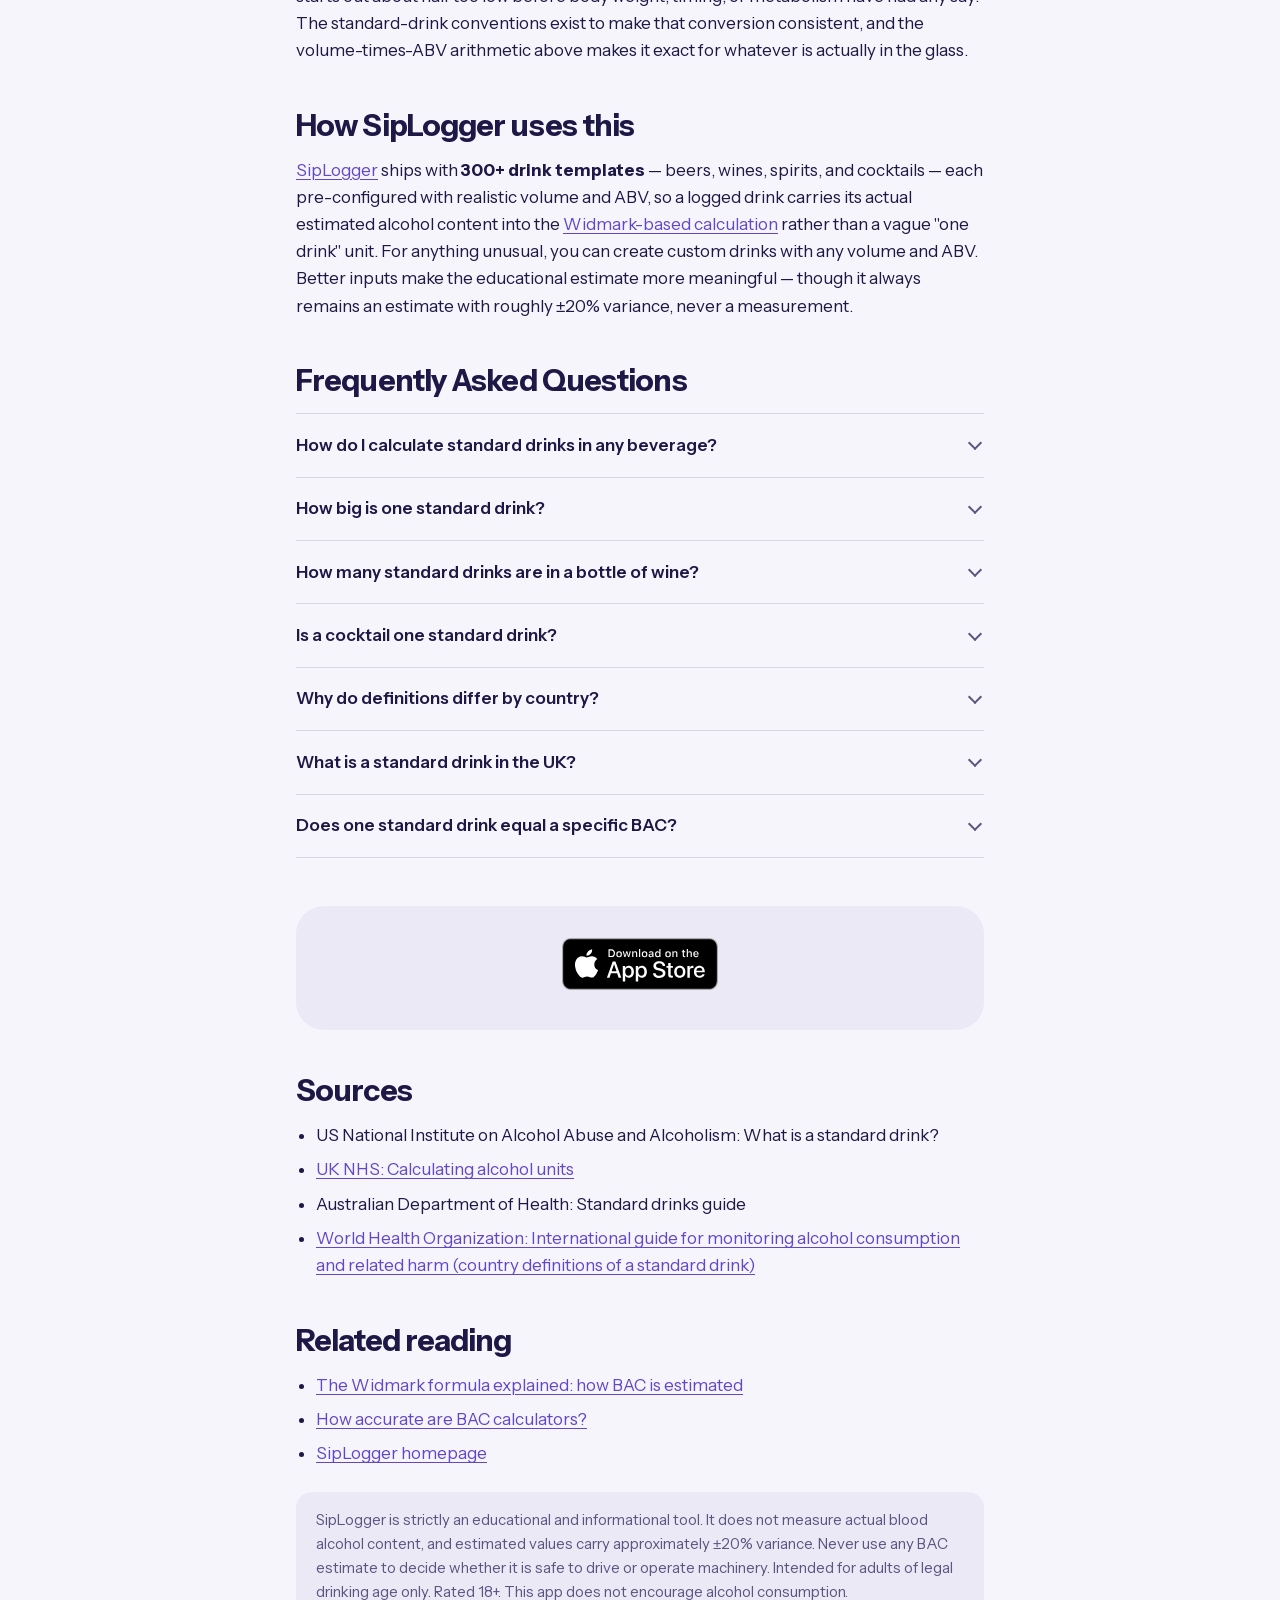
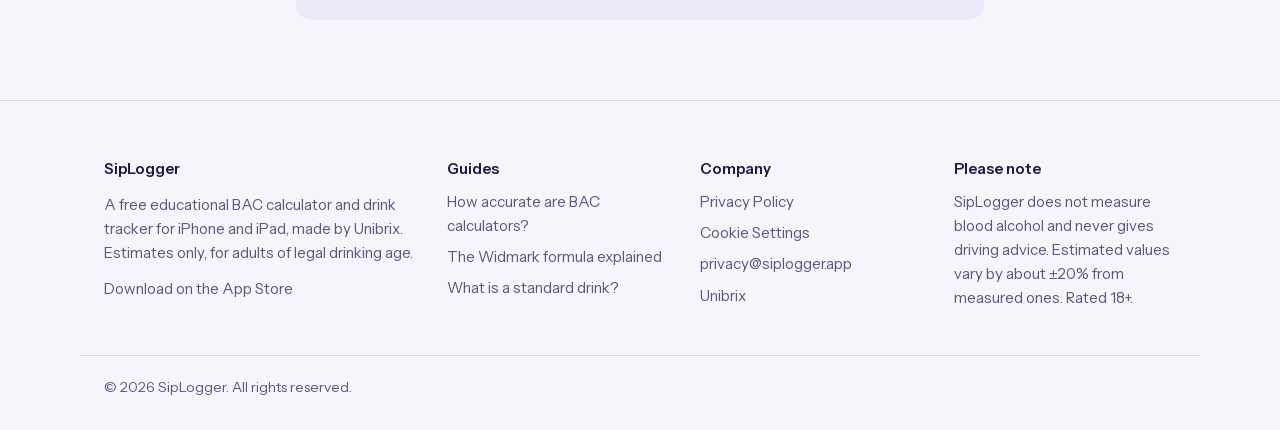
<file: standard-drink.html>
<!DOCTYPE html>
<html lang="en" data-theme="system">
<head>
    <meta charset="UTF-8">
    <meta name="viewport" content="width=device-width, initial-scale=1.0">
    <title>What Is a Standard Drink? Definition, Sizes, Countries, and BAC</title>
    <meta name="description" content="One standard drink is about 14 g of pure alcohol in the US: a 12 oz beer, a 5 oz glass of wine, or a 1.5 oz shot. How big that is in ml and oz, the volume × ABV math, what 16 countries count as one drink, and why it matters for a BAC estimate.">
    <meta name="robots" content="index, follow">
    <meta name="theme-color" content="#f6f5fb" media="(prefers-color-scheme: light)">
    <meta name="theme-color" content="#0f0c24" media="(prefers-color-scheme: dark)">
    <link rel="preload" href="fonts/instrument-sans-latin.woff2" as="font" type="font/woff2" crossorigin>
    <link rel="stylesheet" href="themes/indigo.css?v=1">
    <link rel="stylesheet" href="styles.css?v=5">
    <script>try{document.documentElement.dataset.theme=localStorage.getItem('siplogger_theme')||'system'}catch(e){document.documentElement.dataset.theme='system'}</script>
    <link rel="canonical" href="https://siplogger.app/standard-drink.html">
    <link rel="alternate" type="text/markdown" href="https://siplogger.app/standard-drink.html.md" title="Markdown version for AI agents">

    <!-- Open Graph -->
    <meta property="og:title" content="What Is a Standard Drink? Sizes, ABV Math, and Country Differences">
    <meta property="og:description" content="The US 14g standard drink with examples, the volume × ABV math, country differences, and why cocktails usually count as more than one.">
    <meta property="og:type" content="article">
    <meta property="og:url" content="https://siplogger.app/standard-drink.html">
    <meta property="og:image" content="https://siplogger.app/images/og-image.jpg">
    <meta property="og:image:width" content="1200">
    <meta property="og:image:height" content="630">
    <meta property="og:site_name" content="SipLogger">

    <!-- Twitter Card -->
    <meta name="twitter:card" content="summary_large_image">
    <meta name="twitter:title" content="What Is a Standard Drink?">
    <meta name="twitter:description" content="Standard drink sizes, the volume × ABV math, and why cocktails usually count as more than one.">
    <meta name="twitter:image" content="https://siplogger.app/images/og-image.jpg">

    <!-- Favicon -->
    <link rel="icon" type="image/png" href="images/favicon.png">
    <link rel="apple-touch-icon" href="images/apple-touch-icon.png">

    <!-- Google Analytics 4 with Consent Mode -->

    <!-- JSON-LD Structured Data -->
    <script type="application/ld+json">
    {
        "@context": "https://schema.org",
        "@graph": [
            {
                "@type": "Article",
                "@id": "https://siplogger.app/standard-drink.html#article",
                "headline": "What Is a Standard Drink? Definition, Sizes, Countries, and BAC",
                "description": "What counts as one standard drink: the US 14g definition with examples, the volume × ABV math, how definitions differ by country, and why cocktails usually count as more than one.",
                "url": "https://siplogger.app/standard-drink.html",
                "inLanguage": "en",
                "datePublished": "2026-07-03",
                "dateModified": "2026-09-28",
                "author": {
                    "@id": "https://siplogger.app/#organization"
                },
                "publisher": {
                    "@id": "https://siplogger.app/#organization"
                },
                "image": "https://siplogger.app/images/og-image.jpg",
                "mainEntityOfPage": "https://siplogger.app/standard-drink.html"
            },
            {
                "@type": "BreadcrumbList",
                "itemListElement": [
                    {
                        "@type": "ListItem",
                        "position": 1,
                        "name": "Home",
                        "item": "https://siplogger.app/"
                    },
                    {
                        "@type": "ListItem",
                        "position": 2,
                        "name": "Standard Drink",
                        "item": "https://siplogger.app/standard-drink.html"
                    }
                ]
            },
            {
                "@type": "FAQPage",
                "mainEntity": [
                    {
                        "@type": "Question",
                        "name": "How do I calculate standard drinks in any beverage?",
                        "acceptedAnswer": {
                            "@type": "Answer",
                            "text": "Multiply volume (ml) × ABV (decimal) × 0.789 to get grams of pure alcohol, then divide by your country's standard (14 g in the US). A 473 ml pint of 8% IPA works out to about 30 g, just over 2 US standard drinks."
                        }
                    },
                    {
                        "@type": "Question",
                        "name": "How big is one standard drink?",
                        "acceptedAnswer": {
                            "@type": "Answer",
                            "text": "In the US, about 14 g of pure alcohol: a 355 ml (12 oz) beer at 5%, a 148 ml (5 oz) glass of wine at 12%, or a 44 ml (1.5 oz) shot of spirits at 40%. In the UK a unit is 8 g, so the same servings are roughly 1.5 to 2 units each."
                        }
                    },
                    {
                        "@type": "Question",
                        "name": "How many standard drinks are in a bottle of wine?",
                        "acceptedAnswer": {
                            "@type": "Answer",
                            "text": "A 750 ml bottle at 12% ABV holds about 71 g of pure alcohol: roughly 5 US standard drinks, 7 Australian standard drinks, or 9 UK units. At 14% ABV it is closer to 6 US standard drinks."
                        }
                    },
                    {
                        "@type": "Question",
                        "name": "Is a cocktail one standard drink?",
                        "acceptedAnswer": {
                            "@type": "Answer",
                            "text": "Usually not. A margarita or martini is typically 1.5 to 2 or more US standard drinks; a Long Island Iced Tea can be 2 to 4. Recipes and pours vary widely, making cocktails the most commonly undercounted drink."
                        }
                    },
                    {
                        "@type": "Question",
                        "name": "Why do definitions differ by country?",
                        "acceptedAnswer": {
                            "@type": "Answer",
                            "text": "They are public-health conventions, not physical constants. The UK unit is 8 g, Australia's standard drink is 10 g, the US uses 14 g, Austria 20 g. The same glass counts differently depending on whose standard you apply."
                        }
                    },
                    {
                        "@type": "Question",
                        "name": "What is a standard drink in the UK?",
                        "acceptedAnswer": {
                            "@type": "Answer",
                            "text": "The UK counts alcohol in units of 8 g of pure alcohol rather than standard drinks. A pint of 4% beer is about 2.3 units, a 175 ml glass of 13% wine about 2.3 units, and a 25 ml single measure of 40% spirits is 1 unit."
                        }
                    },
                    {
                        "@type": "Question",
                        "name": "Does one standard drink equal a specific BAC?",
                        "acceptedAnswer": {
                            "@type": "Answer",
                            "text": "No. The estimated BAC from one drink depends on body weight, composition, biological sex, food, and timing. Models like the Widmark formula can estimate it for a specific person, as an educational approximation with roughly ±20% variance, never a basis for driving decisions."
                        }
                    }
                ]
            }
        ]
    }
    </script>
</head>
<body>
    <a class="skip-link" href="#main">Skip to content</a>
<header class="site-header">
    <div class="site-header-inner">
        <a class="brand" href="index.html">SipLogger</a>
        <nav class="site-nav" aria-label="Main">
            <a href="index.html#features">Features</a>
            <a href="index.html#how">How it works</a>
            <a href="index.html#accuracy">Accuracy</a>
            <a href="index.html#guides">Guides</a>
            <a href="privacy.html">Privacy</a>
            <a class="nav-cta" href="https://apps.apple.com/us/app/siplogger/id6758573311">Get the app</a>
        </nav>
        <div class="theme-toggle">
            <fieldset class="theme-toggle-group">
                <legend class="visually-hidden">Theme</legend>
                <label class="theme-option"><input type="radio" name="theme" data-theme-value="light"><svg aria-hidden="true" viewBox="0 0 24 24"><circle cx="12" cy="12" r="5"/><path d="M12 1v2M12 21v2M4.22 4.22l1.42 1.42M18.36 18.36l1.42 1.42M1 12h2M21 12h2M4.22 19.78l1.42-1.42M18.36 5.64l1.42-1.42"/></svg><span class="visually-hidden">Light theme</span></label>
                <label class="theme-option"><input type="radio" name="theme" data-theme-value="dark"><svg aria-hidden="true" viewBox="0 0 24 24"><path d="M21 12.79A9 9 0 1 1 11.21 3 7 7 0 0 0 21 12.79z"/></svg><span class="visually-hidden">Dark theme</span></label>
                <label class="theme-option"><input type="radio" name="theme" data-theme-value="system"><svg aria-hidden="true" class="icon-desktop" viewBox="0 0 24 24"><rect x="2" y="3" width="20" height="14" rx="2" ry="2"/><path d="M8 21h8M12 17v4"/></svg><svg aria-hidden="true" class="icon-mobile" viewBox="0 0 24 24"><rect x="5" y="2" width="14" height="20" rx="2" ry="2"/><path d="M12 18h.01"/></svg><span class="visually-hidden">System theme</span></label>
            </fieldset>
        </div>
    </div>
</header>

    <!-- Cookie Consent Banner -->
    <div id="cookie-banner" class="cookie-banner" role="dialog" aria-label="Analytics preferences" aria-hidden="true" style="display: none;">
    <div class="cookie-content">
        <p id="cookie-message">We use cookies for analytics to improve your experience</p>
        <div class="cookie-buttons">
            <button type="button" id="cookie-accept" class="cookie-btn accept">Accept</button>
            <button type="button" id="cookie-reject" class="cookie-btn reject">Reject</button>
        </div>
    </div>
</div>

    <main id="main" class="article-page">
        <a href="index.html" class="back-link">Back to home</a>

        <h1>What Is a Standard Drink?</h1>
        <p class="subtitle">Sizes, the ABV math, how definitions differ by country — and why "I had three drinks" is less precise than it sounds.</p>
        <p class="last-updated">Last updated: September 28, 2026</p>
        <div class="answer-box">
            <p><strong>Short answer:</strong> in the United States one standard drink is about <strong>14 grams (0.6 fl oz) of pure alcohol</strong>: a 12 oz (355 ml) beer at 5%, a 5 oz (148 ml) glass of wine at 12%, or a 1.5 oz (44 ml) shot of spirits at 40%. Other countries define it as anything from 8 to 20 grams. To count any drink, multiply its volume in ml by its ABV and by 0.789, then divide by your country's figure.</p>
        </div>

        <h2>The US definition</h2>
        <p>In the United States, one standard drink contains about <strong>14 grams (0.6 fl oz) of pure alcohol</strong>. That is roughly:</p>
        <ul>
            <li><strong>12 oz (355 ml) of beer</strong> at 5% ABV</li>
            <li><strong>5 oz (148 ml) of wine</strong> at 12% ABV</li>
            <li><strong>1.5 oz (44 ml) of spirits</strong> at 40% ABV</li>
        </ul>
        <p>The point of the convention: those three very different-looking servings deliver approximately the same alcohol. Your body doesn't care whether the 14 grams arrived as beer or bourbon.</p>

        <h2>How big is a standard drink?</h2>
        <p>Big enough to surprise most people. The table applies the formula below to common servings; the last column is US standard drinks (14 g).</p>
        <div class="data-table-wrap">
            <table class="data-table">
                <thead><tr><th scope="col">Drink</th><th scope="col">Serving</th><th scope="col">ABV</th><th scope="col">Pure alcohol</th><th scope="col">US standard drinks</th></tr></thead>
                <tbody>
                    <tr><th scope="row">Light beer</th><td>355 ml (12 oz)</td><td>4.2%</td><td>11.8 g</td><td>0.8</td></tr>
                    <tr><th scope="row">Regular beer</th><td>355 ml (12 oz)</td><td>5%</td><td>14.0 g</td><td>1.0</td></tr>
                    <tr><th scope="row">Craft IPA, pint</th><td>473 ml (16 oz)</td><td>7%</td><td>26.1 g</td><td>1.9</td></tr>
                    <tr><th scope="row">Wine, standard pour</th><td>148 ml (5 oz)</td><td>12%</td><td>14.0 g</td><td>1.0</td></tr>
                    <tr><th scope="row">Wine, large pour</th><td>250 ml (8.5 oz)</td><td>13.5%</td><td>26.6 g</td><td>1.9</td></tr>
                    <tr><th scope="row">Bottle of wine</th><td>750 ml (25 oz)</td><td>12%</td><td>71.0 g</td><td>5.1</td></tr>
                    <tr><th scope="row">Spirits, single shot</th><td>44 ml (1.5 oz)</td><td>40%</td><td>13.9 g</td><td>1.0</td></tr>
                    <tr><th scope="row">Spirits, double</th><td>89 ml (3 oz)</td><td>40%</td><td>28.1 g</td><td>2.0</td></tr>
                </tbody>
            </table>
        </div>
        <p>Cocktails are missing from the table on purpose: their alcohol depends on the recipe and the pour, which is why they get their own section below.</p>

        <h2>The math for any drink</h2>
        <p>Pure alcohol doesn't come labeled in grams, but it is easy to compute from the label:</p>
        <p><strong>grams of alcohol = volume (ml) × ABV (decimal) × 0.789</strong></p>
        <p>(0.789 g/ml is the density of ethanol.) Two examples:</p>
        <ul>
            <li>A 473 ml (16 oz) pint of 8% craft IPA: 473 × 0.08 × 0.789 ≈ <strong>30 g ≈ 2.1 US standard drinks</strong> — one pint, two drinks</li>
            <li>A generous 200 ml restaurant pour of 14% red wine: 200 × 0.14 × 0.789 ≈ <strong>22 g ≈ 1.6 standard drinks</strong></li>
        </ul>
        <p>This is why casual counting drifts: modern craft beers, large wine pours, and cocktails all routinely exceed one standard drink per glass.</p>

        <h2>Country differences</h2>
        <p>"Standard drink" is a public-health convention, and countries define it differently. Grams of pure alcohol per standard drink or unit, as published by national health agencies:</p>
        <div class="data-table-wrap">
            <table class="data-table">
                <thead><tr><th scope="col">Country</th><th scope="col">Grams per standard drink or unit</th><th scope="col">A 5 oz (148 ml) glass of 12% wine counts as</th></tr></thead>
                <tbody>
                    <tr><th scope="row">United Kingdom (1 unit)</th><td>8 g</td><td>1.8 units</td></tr>
                    <tr><th scope="row">Australia, New Zealand, Ireland, France, Spain, Netherlands, Poland</th><td>10 g</td><td>1.4 drinks</td></tr>
                    <tr><th scope="row">Germany</th><td>10 to 12 g</td><td>1.2 to 1.4 drinks</td></tr>
                    <tr><th scope="row">Denmark, Finland, Italy</th><td>12 g</td><td>1.2 drinks</td></tr>
                    <tr><th scope="row">Canada</th><td>13.45 g</td><td>1.0 drink</td></tr>
                    <tr><th scope="row">United States</th><td>14 g</td><td>1.0 drink</td></tr>
                    <tr><th scope="row">Japan</th><td>19.75 g</td><td>0.7 drink</td></tr>
                    <tr><th scope="row">Austria</th><td>20 g</td><td>0.7 drink</td></tr>
                </tbody>
            </table>
        </div>
        <p>The same glass of wine is one drink in Washington, nearly two units in London, and less than one drink in Vienna. When you read drinking guidance from another country, check which definition it uses. National conventions are revised from time to time; the figures above are the ones in force when this page was last updated.</p>

        <h2>Cocktails: the big undercount</h2>
        <p>Cocktails are where drink counting fails most often. A classic margarita or martini typically contains <strong>1.5–2+ US standard drinks</strong>; a Long Island Iced Tea can contain <strong>2–4</strong>. Recipes vary, bartenders pour differently, and the mixer volume hides the alcohol. Logging a cocktail as "one drink" can understate actual alcohol by half or more — which then flows directly into any <a href="bac-calculator-accuracy.html">BAC estimate's error</a>.</p>

        <h2>Why standard drinks matter for a BAC estimate</h2>
        <p>Every formula-based estimate of blood alcohol content, including the <a href="widmark-formula.html">Widmark formula</a>, starts from one input: grams of pure alcohol consumed. A "drink" is not a unit the formula understands. If a pint of 7% IPA is logged as one drink when it is really 1.9, the estimate starts out about half too low before body weight, timing, or metabolism have had any say. The standard-drink conventions exist to make that conversion consistent, and the volume-times-ABV arithmetic above makes it exact for whatever is actually in the glass.</p>

        <h2>How SipLogger uses this</h2>
        <p><a href="index.html">SipLogger</a> ships with <strong>300+ drink templates</strong> — beers, wines, spirits, and cocktails — each pre-configured with realistic volume and ABV, so a logged drink carries its actual estimated alcohol content into the <a href="widmark-formula.html">Widmark-based calculation</a> rather than a vague "one drink" unit. For anything unusual, you can create custom drinks with any volume and ABV. Better inputs make the educational estimate more meaningful — though it always remains an estimate with roughly ±20% variance, never a measurement.</p>

        <h2>Frequently Asked Questions</h2>
        <div class="faq-list">
<details class="faq-item">
<summary>How do I calculate standard drinks in any beverage?</summary>
<p>Multiply volume (ml) × ABV (decimal) × 0.789 to get grams of pure alcohol, then divide by your country's standard (14 g in the US). A 473 ml pint of 8% IPA works out to about 30 g, just over 2 US standard drinks.</p>
</details>
<details class="faq-item">
<summary>How big is one standard drink?</summary>
<p>In the US, about 14 g of pure alcohol: a 355 ml (12 oz) beer at 5%, a 148 ml (5 oz) glass of wine at 12%, or a 44 ml (1.5 oz) shot of spirits at 40%. In the UK a unit is 8 g, so the same servings are roughly 1.5 to 2 units each.</p>
</details>
<details class="faq-item">
<summary>How many standard drinks are in a bottle of wine?</summary>
<p>A 750 ml bottle at 12% ABV holds about 71 g of pure alcohol: roughly 5 US standard drinks, 7 Australian standard drinks, or 9 UK units. At 14% ABV it is closer to 6 US standard drinks.</p>
</details>
<details class="faq-item">
<summary>Is a cocktail one standard drink?</summary>
<p>Usually not. A margarita or martini is typically 1.5 to 2 or more US standard drinks; a Long Island Iced Tea can be 2 to 4. Recipes and pours vary widely, making cocktails the most commonly undercounted drink.</p>
</details>
<details class="faq-item">
<summary>Why do definitions differ by country?</summary>
<p>They are public-health conventions, not physical constants. The UK unit is 8 g, Australia's standard drink is 10 g, the US uses 14 g, Austria 20 g. The same glass counts differently depending on whose standard you apply.</p>
</details>
<details class="faq-item">
<summary>What is a standard drink in the UK?</summary>
<p>The UK counts alcohol in units of 8 g of pure alcohol rather than standard drinks. A pint of 4% beer is about 2.3 units, a 175 ml glass of 13% wine about 2.3 units, and a 25 ml single measure of 40% spirits is 1 unit.</p>
</details>
<details class="faq-item">
<summary>Does one standard drink equal a specific BAC?</summary>
<p>No. The estimated BAC from one drink depends on body weight, composition, biological sex, food, and timing. Models like the Widmark formula can estimate it for a specific person, as an educational approximation with roughly ±20% variance, never a basis for driving decisions.</p>
</details>
</div>
        <div class="cta-block">
            <a href="https://apps.apple.com/us/app/siplogger/id6758573311" class="app-store-badge" aria-label="Download SipLogger on the App Store">
                <img src="images/download-on-the-app-store.svg" alt="Download SipLogger - Educational BAC Calculator on the App Store" width="156" height="52">
            </a>
        </div>

        <h2>Sources</h2>
        <ul class="source-list">
            <li>US National Institute on Alcohol Abuse and Alcoholism: What is a standard drink?</li>
            <li><a href="https://www.nhs.uk/live-well/alcohol-advice/calculating-alcohol-units/" target="_blank" rel="noopener">UK NHS: Calculating alcohol units</a></li>
            <li>Australian Department of Health: Standard drinks guide</li>
            <li><a href="https://www.who.int/publications/i/item/international-guide-for-monitoring-alcohol-consumption-and-related-harm" target="_blank" rel="noopener">World Health Organization: International guide for monitoring alcohol consumption and related harm (country definitions of a standard drink)</a></li>
        </ul>

        <h2>Related reading</h2>
        <ul>
            <li><a href="widmark-formula.html">The Widmark formula explained: how BAC is estimated</a></li>
            <li><a href="bac-calculator-accuracy.html">How accurate are BAC calculators?</a></li>
            <li><a href="index.html">SipLogger homepage</a></li>
        </ul>

        <p class="note-box">SipLogger is strictly an educational and informational tool. It does not measure actual blood alcohol content, and estimated values carry approximately ±20% variance. Never use any BAC estimate to decide whether it is safe to drive or operate machinery. Intended for adults of legal drinking age only. Rated 18+. This app does not encourage alcohol consumption.</p>
    </main>

    <!-- Footer -->
    <footer class="site-footer">
    <div class="footer-grid">
        <div class="footer-about">
            <p class="footer-heading">SipLogger</p>
            <p>A free educational BAC calculator and drink tracker for iPhone and iPad, made by Unibrix. Estimates only, for adults of legal drinking age.</p>
            <a href="https://apps.apple.com/us/app/siplogger/id6758573311">Download on the App Store</a>
        </div>
        <nav aria-label="Guides">
            <p class="footer-heading">Guides</p>
            <ul>
                <li><a href="bac-calculator-accuracy.html">How accurate are BAC calculators?</a></li>
                <li><a href="widmark-formula.html">The Widmark formula explained</a></li>
                <li><a href="standard-drink.html">What is a standard drink?</a></li>
            </ul>
        </nav>
        <nav aria-label="Company">
            <p class="footer-heading">Company</p>
            <ul>
                <li><a href="privacy.html">Privacy Policy</a></li>
                <li><a href="#" id="cookie-settings">Cookie Settings</a></li>
                <li><a href="mailto:privacy@siplogger.app">privacy@siplogger.app</a></li>
                <li><a href="https://unibrix.com" target="_blank" rel="noopener">Unibrix</a></li>
            </ul>
        </nav>
        <div>
            <p class="footer-heading">Please note</p>
            <p>SipLogger does not measure blood alcohol and never gives driving advice. Estimated values vary by about ±20% from measured ones. Rated 18+.</p>
        </div>
    </div>
    <p class="copyright">&copy; <span id="year"></span> SipLogger. All rights reserved.</p>
</footer>

    <!-- Cookie Consent & Analytics Script -->
<script src="site.js?v=7"></script>
</body>
</html>
</file>
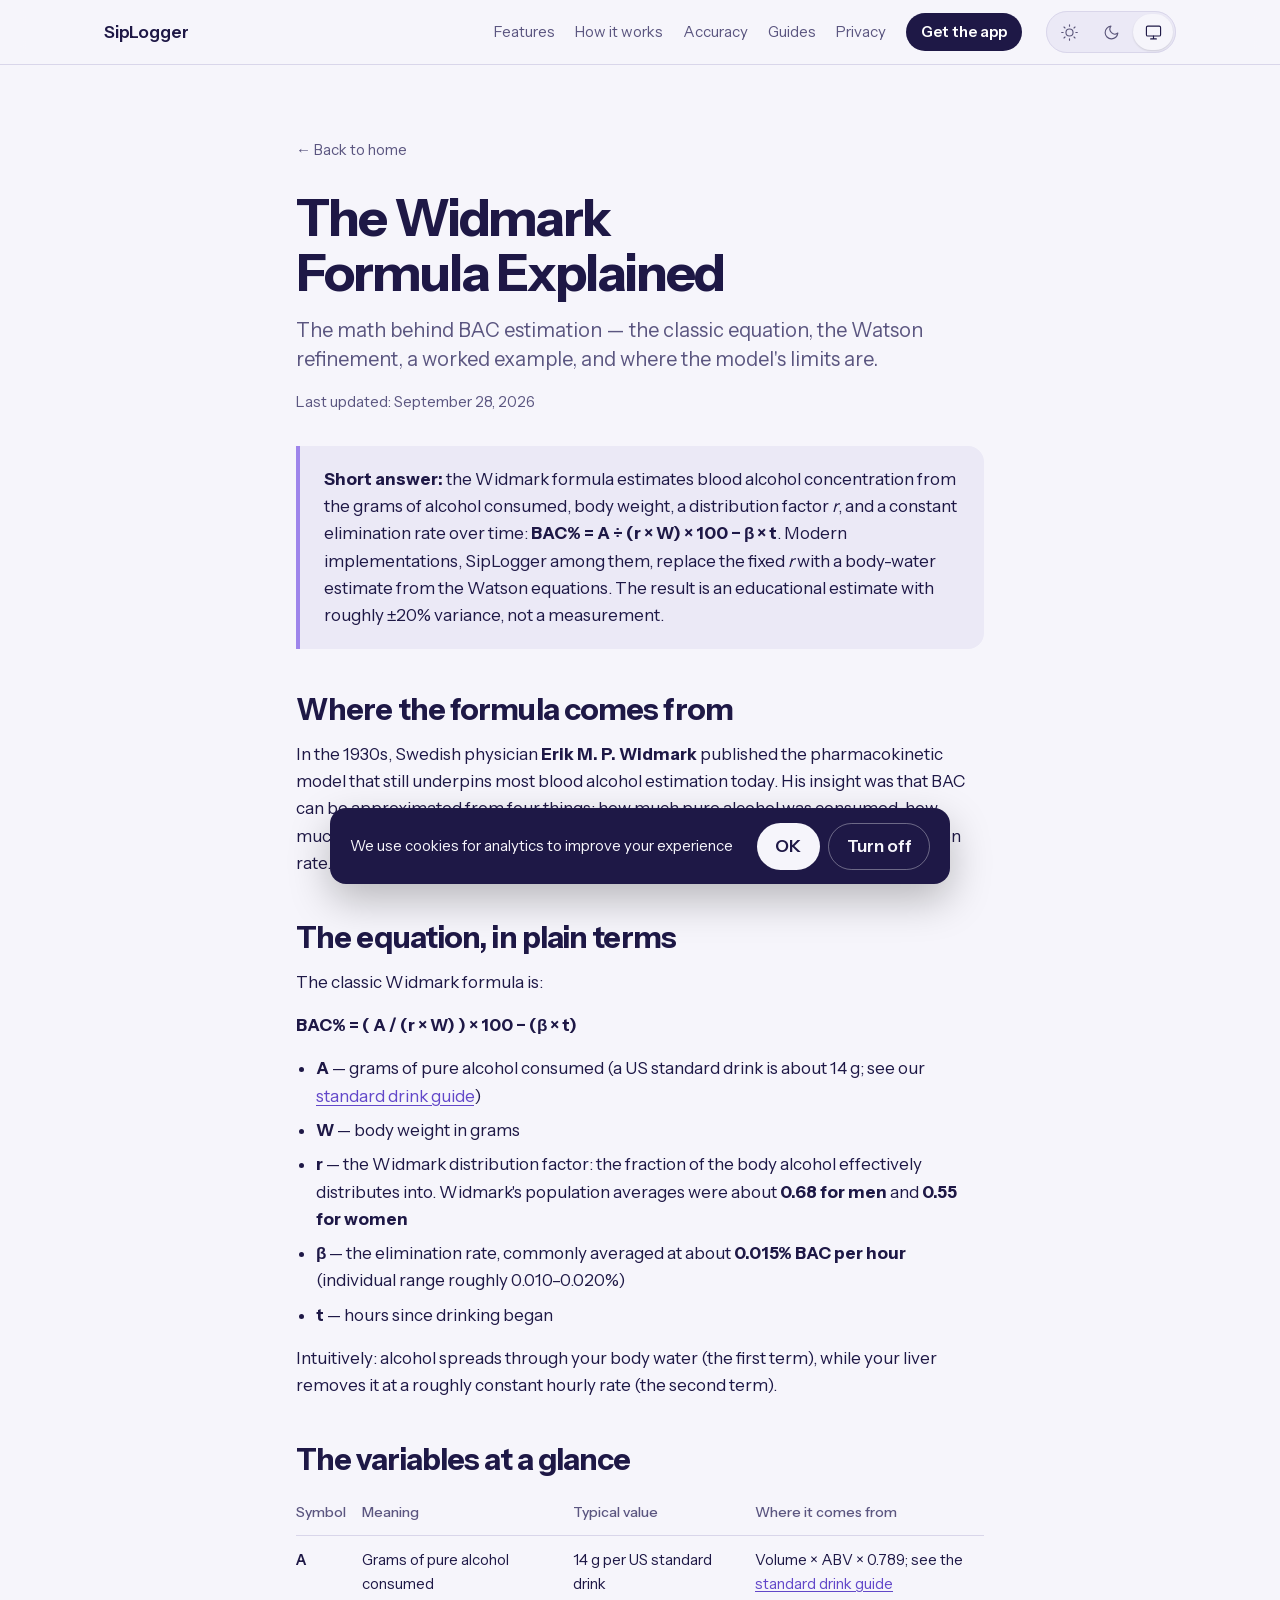
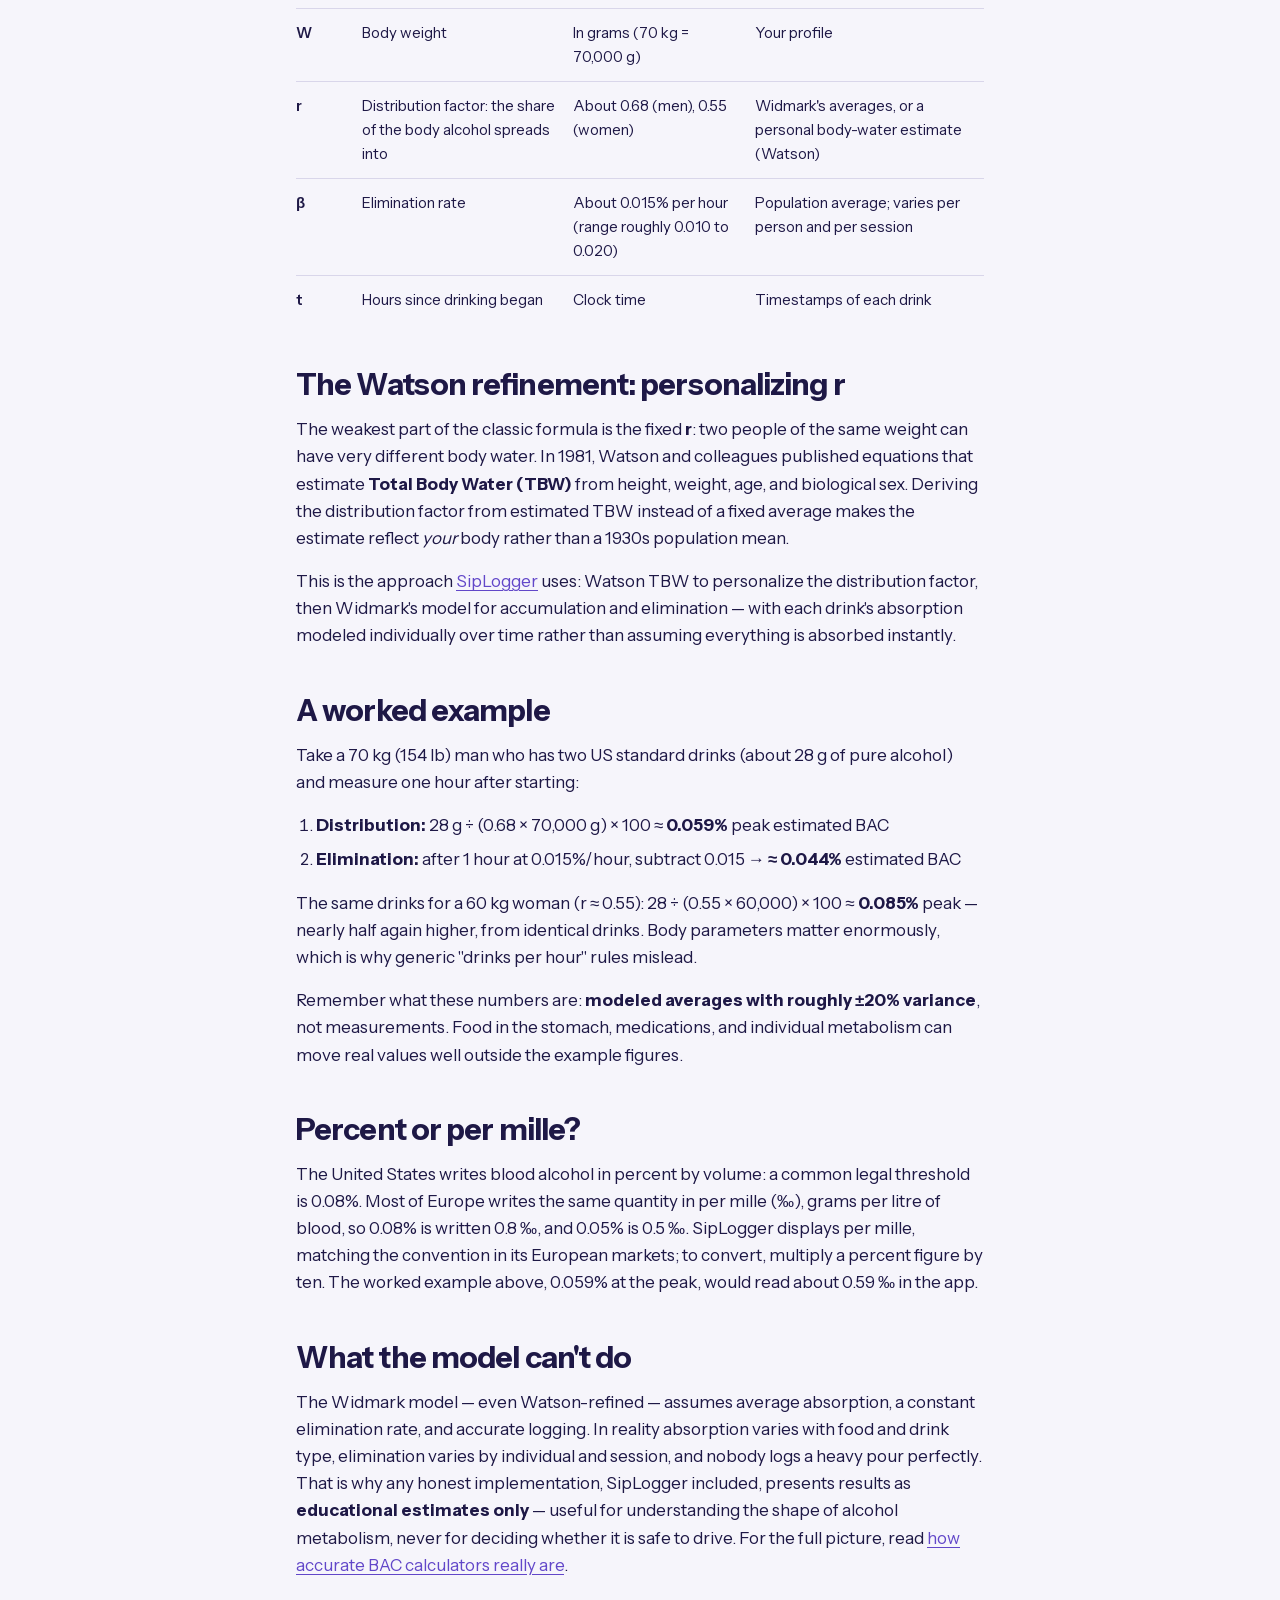
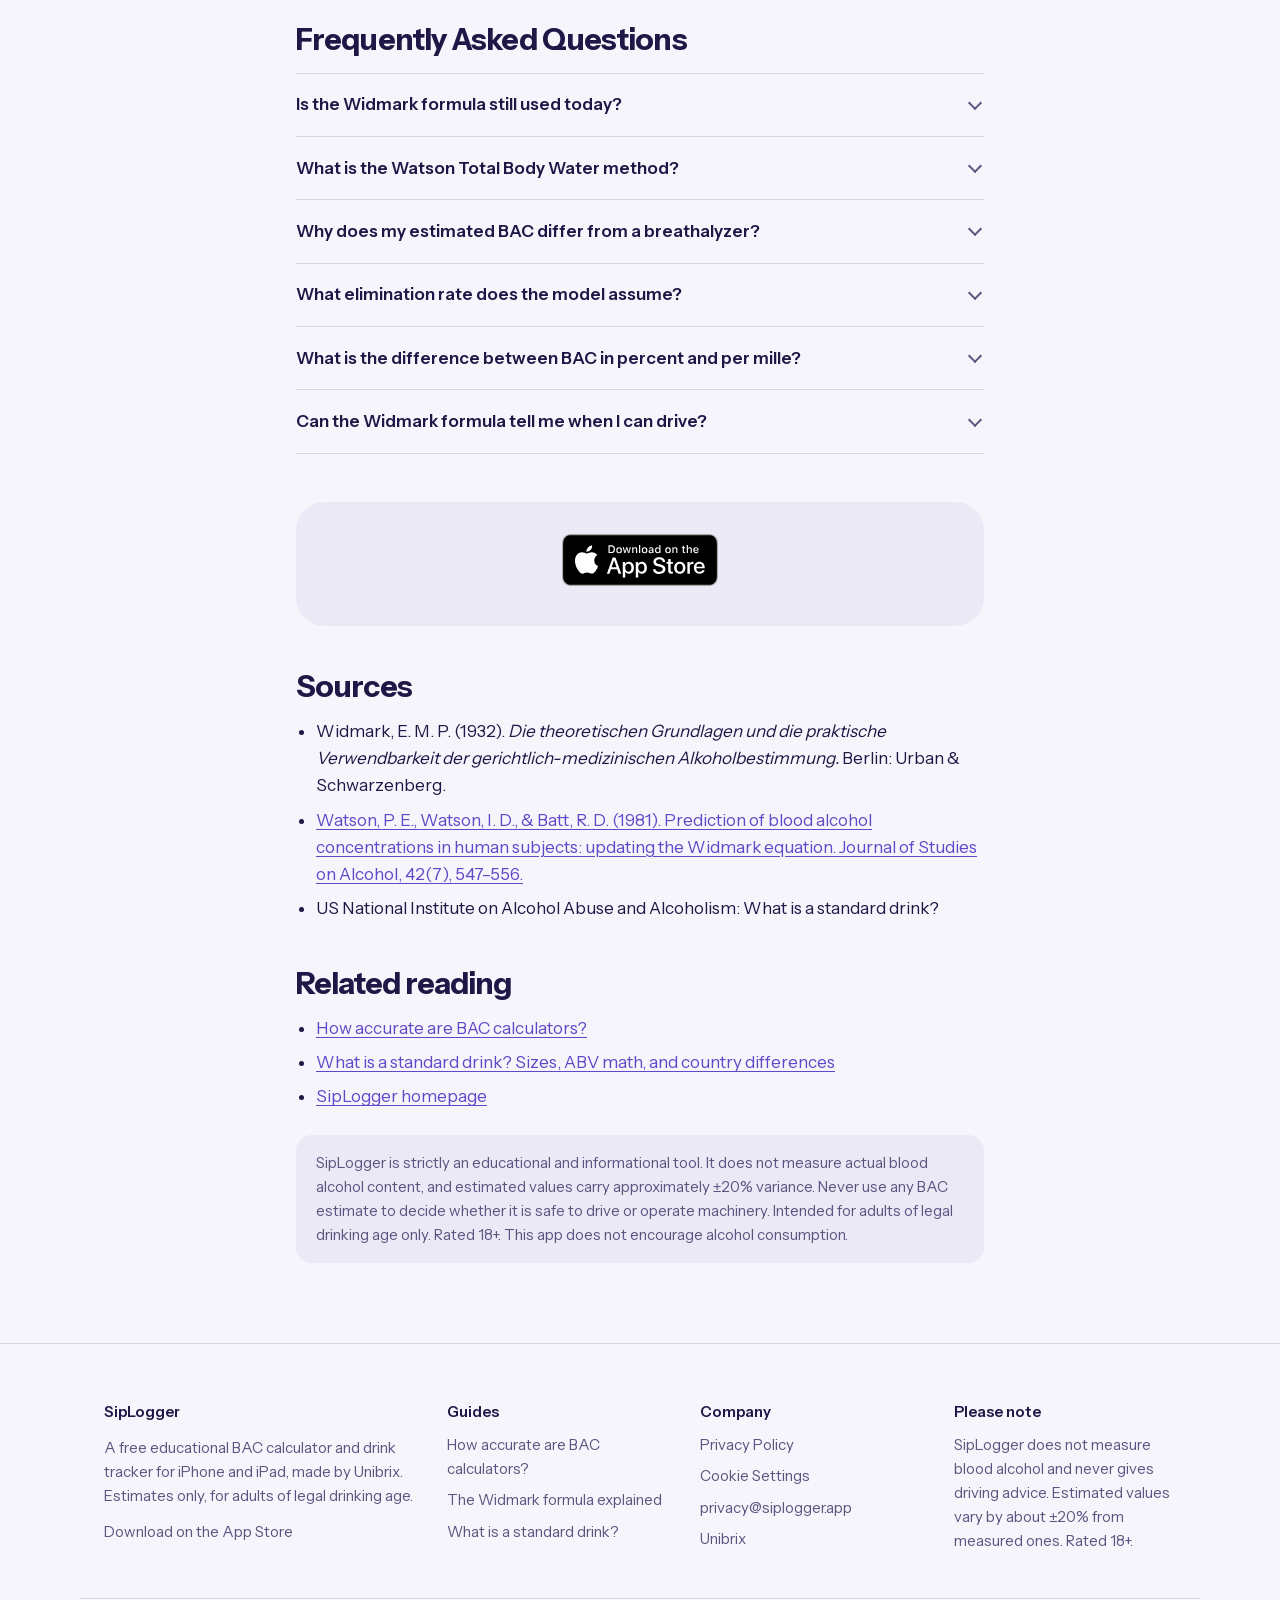
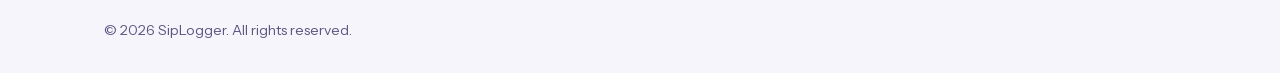
<file: widmark-formula.html>
<!DOCTYPE html>
<html lang="en" data-theme="system">
<head>
    <meta charset="UTF-8">
    <meta name="viewport" content="width=device-width, initial-scale=1.0">
    <title>Widmark Formula Explained: How BAC Is Estimated From Drinks, Weight, and Time</title>
    <meta name="description" content="The Widmark formula estimates blood alcohol content from grams of alcohol, body weight, a distribution factor, and elimination over time. The equation, every variable with typical values, the Watson refinement, a worked example, percent versus per mille, and the model's limits.">
    <meta name="robots" content="index, follow">
    <meta name="theme-color" content="#f6f5fb" media="(prefers-color-scheme: light)">
    <meta name="theme-color" content="#0f0c24" media="(prefers-color-scheme: dark)">
    <link rel="preload" href="fonts/instrument-sans-latin.woff2" as="font" type="font/woff2" crossorigin>
    <link rel="stylesheet" href="themes/indigo.css?v=1">
    <link rel="stylesheet" href="styles.css?v=5">
    <script>try{document.documentElement.dataset.theme=localStorage.getItem('siplogger_theme')||'system'}catch(e){document.documentElement.dataset.theme='system'}</script>
    <link rel="canonical" href="https://siplogger.app/widmark-formula.html">
    <link rel="alternate" type="text/markdown" href="https://siplogger.app/widmark-formula.html.md" title="Markdown version for AI agents">

    <!-- Open Graph -->
    <meta property="og:title" content="The Widmark Formula Explained: How BAC Is Estimated">
    <meta property="og:description" content="The equation behind BAC estimation, the Watson TBW refinement, a worked example, and the model's honest limitations.">
    <meta property="og:type" content="article">
    <meta property="og:url" content="https://siplogger.app/widmark-formula.html">
    <meta property="og:image" content="https://siplogger.app/images/og-image.jpg">
    <meta property="og:image:width" content="1200">
    <meta property="og:image:height" content="630">
    <meta property="og:site_name" content="SipLogger">

    <!-- Twitter Card -->
    <meta name="twitter:card" content="summary_large_image">
    <meta name="twitter:title" content="The Widmark Formula Explained">
    <meta name="twitter:description" content="The equation behind BAC estimation, the Watson TBW refinement, and a worked example.">
    <meta name="twitter:image" content="https://siplogger.app/images/og-image.jpg">

    <!-- Favicon -->
    <link rel="icon" type="image/png" href="images/favicon.png">
    <link rel="apple-touch-icon" href="images/apple-touch-icon.png">

    <!-- Google Analytics 4 with Consent Mode -->

    <!-- JSON-LD Structured Data -->
    <script type="application/ld+json">
    {
        "@context": "https://schema.org",
        "@graph": [
            {
                "@type": "Article",
                "@id": "https://siplogger.app/widmark-formula.html#article",
                "headline": "Widmark Formula Explained: How BAC Is Estimated From Drinks, Weight, and Time",
                "description": "How the Widmark formula estimates blood alcohol content: the equation, the Watson Total Body Water refinement, a worked example, and the model's limitations.",
                "url": "https://siplogger.app/widmark-formula.html",
                "inLanguage": "en",
                "datePublished": "2026-07-03",
                "dateModified": "2026-09-28",
                "author": {
                    "@id": "https://siplogger.app/#organization"
                },
                "publisher": {
                    "@id": "https://siplogger.app/#organization"
                },
                "image": "https://siplogger.app/images/og-image.jpg",
                "mainEntityOfPage": "https://siplogger.app/widmark-formula.html"
            },
            {
                "@type": "BreadcrumbList",
                "itemListElement": [
                    {
                        "@type": "ListItem",
                        "position": 1,
                        "name": "Home",
                        "item": "https://siplogger.app/"
                    },
                    {
                        "@type": "ListItem",
                        "position": 2,
                        "name": "Widmark Formula",
                        "item": "https://siplogger.app/widmark-formula.html"
                    }
                ]
            },
            {
                "@type": "FAQPage",
                "mainEntity": [
                    {
                        "@type": "Question",
                        "name": "Is the Widmark formula still used today?",
                        "acceptedAnswer": {
                            "@type": "Answer",
                            "text": "Yes. It remains the foundation of forensic BAC estimation and toxicology teaching, applied with documented uncertainty ranges. Modern refinements like Watson total body water improve the body-composition input, but the core model is unchanged after nearly a century."
                        }
                    },
                    {
                        "@type": "Question",
                        "name": "What is the Watson Total Body Water method?",
                        "acceptedAnswer": {
                            "@type": "Answer",
                            "text": "Watson's 1981 equations estimate total body water from height, weight, age, and biological sex. Because alcohol distributes into body water, deriving the distribution factor from TBW personalizes the estimate instead of using Widmark's fixed 0.68 and 0.55 averages."
                        }
                    },
                    {
                        "@type": "Question",
                        "name": "Why does my estimated BAC differ from a breathalyzer?",
                        "acceptedAnswer": {
                            "@type": "Answer",
                            "text": "An estimate is a mathematical model of averages; a breathalyzer measures actual breath alcohol at a moment. Food, medications, individual metabolism, and logging error all move real BAC away from the model, which is the source of the roughly ±20% variance. Neither should be used to decide whether to drive."
                        }
                    },
                    {
                        "@type": "Question",
                        "name": "What elimination rate does the model assume?",
                        "acceptedAnswer": {
                            "@type": "Answer",
                            "text": "A common average is 0.015% BAC per hour, with real individual rates ranging roughly 0.010 to 0.020%. That spread alone creates meaningful uncertainty in any estimate over a multi-hour session."
                        }
                    },
                    {
                        "@type": "Question",
                        "name": "What is the difference between BAC in percent and per mille?",
                        "acceptedAnswer": {
                            "@type": "Answer",
                            "text": "They are the same quantity in different units. Percent is grams of alcohol per 100 ml of blood; per mille (‰) is grams per litre. Multiply percent by ten to get per mille: 0.05% equals 0.5 ‰, and 0.08% equals 0.8 ‰. SipLogger shows per mille."
                        }
                    },
                    {
                        "@type": "Question",
                        "name": "Can the Widmark formula tell me when I can drive?",
                        "acceptedAnswer": {
                            "@type": "Answer",
                            "text": "No. It produces an educational estimate with roughly ±20% variance, and individual absorption and elimination can fall outside even that range. No formula, app, or rule of thumb should be used to decide whether to drive or operate machinery."
                        }
                    }
                ]
            }
        ]
    }
    </script>
</head>
<body>
    <a class="skip-link" href="#main">Skip to content</a>
<header class="site-header">
    <div class="site-header-inner">
        <a class="brand" href="index.html">SipLogger</a>
        <nav class="site-nav" aria-label="Main">
            <a href="index.html#features">Features</a>
            <a href="index.html#how">How it works</a>
            <a href="index.html#accuracy">Accuracy</a>
            <a href="index.html#guides">Guides</a>
            <a href="privacy.html">Privacy</a>
            <a class="nav-cta" href="https://apps.apple.com/us/app/siplogger/id6758573311">Get the app</a>
        </nav>
        <div class="theme-toggle">
            <fieldset class="theme-toggle-group">
                <legend class="visually-hidden">Theme</legend>
                <label class="theme-option"><input type="radio" name="theme" data-theme-value="light"><svg aria-hidden="true" viewBox="0 0 24 24"><circle cx="12" cy="12" r="5"/><path d="M12 1v2M12 21v2M4.22 4.22l1.42 1.42M18.36 18.36l1.42 1.42M1 12h2M21 12h2M4.22 19.78l1.42-1.42M18.36 5.64l1.42-1.42"/></svg><span class="visually-hidden">Light theme</span></label>
                <label class="theme-option"><input type="radio" name="theme" data-theme-value="dark"><svg aria-hidden="true" viewBox="0 0 24 24"><path d="M21 12.79A9 9 0 1 1 11.21 3 7 7 0 0 0 21 12.79z"/></svg><span class="visually-hidden">Dark theme</span></label>
                <label class="theme-option"><input type="radio" name="theme" data-theme-value="system"><svg aria-hidden="true" class="icon-desktop" viewBox="0 0 24 24"><rect x="2" y="3" width="20" height="14" rx="2" ry="2"/><path d="M8 21h8M12 17v4"/></svg><svg aria-hidden="true" class="icon-mobile" viewBox="0 0 24 24"><rect x="5" y="2" width="14" height="20" rx="2" ry="2"/><path d="M12 18h.01"/></svg><span class="visually-hidden">System theme</span></label>
            </fieldset>
        </div>
    </div>
</header>

    <!-- Cookie Consent Banner -->
    <div id="cookie-banner" class="cookie-banner" role="dialog" aria-label="Analytics preferences" aria-hidden="true" style="display: none;">
    <div class="cookie-content">
        <p id="cookie-message">We use cookies for analytics to improve your experience</p>
        <div class="cookie-buttons">
            <button type="button" id="cookie-accept" class="cookie-btn accept">Accept</button>
            <button type="button" id="cookie-reject" class="cookie-btn reject">Reject</button>
        </div>
    </div>
</div>

    <main id="main" class="article-page">
        <a href="index.html" class="back-link">Back to home</a>

        <h1>The Widmark Formula Explained</h1>
        <p class="subtitle">The math behind BAC estimation — the classic equation, the Watson refinement, a worked example, and where the model's limits are.</p>
        <p class="last-updated">Last updated: September 28, 2026</p>
        <div class="answer-box">
            <p><strong>Short answer:</strong> the Widmark formula estimates blood alcohol concentration from the grams of alcohol consumed, body weight, a distribution factor <em>r</em>, and a constant elimination rate over time: <strong>BAC% = A ÷ (r × W) × 100 − β × t</strong>. Modern implementations, SipLogger among them, replace the fixed <em>r</em> with a body-water estimate from the Watson equations. The result is an educational estimate with roughly ±20% variance, not a measurement.</p>
        </div>

        <h2>Where the formula comes from</h2>
        <p>In the 1930s, Swedish physician <strong>Erik M. P. Widmark</strong> published the pharmacokinetic model that still underpins most blood alcohol estimation today. His insight was that BAC can be approximated from four things: how much pure alcohol was consumed, how much of the body it distributes into, and how much time has passed at what elimination rate.</p>

        <h2>The equation, in plain terms</h2>
        <p>The classic Widmark formula is:</p>
        <p><strong>BAC% = ( A / (r × W) ) × 100 − (β × t)</strong></p>
        <ul>
            <li><strong>A</strong> — grams of pure alcohol consumed (a US standard drink is about 14 g; see our <a href="standard-drink.html">standard drink guide</a>)</li>
            <li><strong>W</strong> — body weight in grams</li>
            <li><strong>r</strong> — the Widmark distribution factor: the fraction of the body alcohol effectively distributes into. Widmark's population averages were about <strong>0.68 for men</strong> and <strong>0.55 for women</strong></li>
            <li><strong>β</strong> — the elimination rate, commonly averaged at about <strong>0.015% BAC per hour</strong> (individual range roughly 0.010–0.020%)</li>
            <li><strong>t</strong> — hours since drinking began</li>
        </ul>
        <p>Intuitively: alcohol spreads through your body water (the first term), while your liver removes it at a roughly constant hourly rate (the second term).</p>

        <h2>The variables at a glance</h2>
        <div class="data-table-wrap">
            <table class="data-table">
                <thead><tr><th scope="col">Symbol</th><th scope="col">Meaning</th><th scope="col">Typical value</th><th scope="col">Where it comes from</th></tr></thead>
                <tbody>
                    <tr><th scope="row">A</th><td>Grams of pure alcohol consumed</td><td>14 g per US standard drink</td><td>Volume × ABV × 0.789; see the <a href="standard-drink.html">standard drink guide</a></td></tr>
                    <tr><th scope="row">W</th><td>Body weight</td><td>In grams (70 kg = 70,000 g)</td><td>Your profile</td></tr>
                    <tr><th scope="row">r</th><td>Distribution factor: the share of the body alcohol spreads into</td><td>About 0.68 (men), 0.55 (women)</td><td>Widmark's averages, or a personal body-water estimate (Watson)</td></tr>
                    <tr><th scope="row">β</th><td>Elimination rate</td><td>About 0.015% per hour (range roughly 0.010 to 0.020)</td><td>Population average; varies per person and per session</td></tr>
                    <tr><th scope="row">t</th><td>Hours since drinking began</td><td>Clock time</td><td>Timestamps of each drink</td></tr>
                </tbody>
            </table>
        </div>

        <h2>The Watson refinement: personalizing r</h2>
        <p>The weakest part of the classic formula is the fixed <strong>r</strong>: two people of the same weight can have very different body water. In 1981, Watson and colleagues published equations that estimate <strong>Total Body Water (TBW)</strong> from height, weight, age, and biological sex. Deriving the distribution factor from estimated TBW instead of a fixed average makes the estimate reflect <em>your</em> body rather than a 1930s population mean.</p>
        <p>This is the approach <a href="index.html">SipLogger</a> uses: Watson TBW to personalize the distribution factor, then Widmark's model for accumulation and elimination — with each drink's absorption modeled individually over time rather than assuming everything is absorbed instantly.</p>

        <h2>A worked example</h2>
        <p>Take a 70 kg (154 lb) man who has two US standard drinks (about 28 g of pure alcohol) and measure one hour after starting:</p>
        <ol>
            <li><strong>Distribution:</strong> 28 g ÷ (0.68 × 70,000 g) × 100 ≈ <strong>0.059%</strong> peak estimated BAC</li>
            <li><strong>Elimination:</strong> after 1 hour at 0.015%/hour, subtract 0.015 → <strong>≈ 0.044%</strong> estimated BAC</li>
        </ol>
        <p>The same drinks for a 60 kg woman (r ≈ 0.55): 28 ÷ (0.55 × 60,000) × 100 ≈ <strong>0.085%</strong> peak — nearly half again higher, from identical drinks. Body parameters matter enormously, which is why generic "drinks per hour" rules mislead.</p>
        <p>Remember what these numbers are: <strong>modeled averages with roughly ±20% variance</strong>, not measurements. Food in the stomach, medications, and individual metabolism can move real values well outside the example figures.</p>

        <h2>Percent or per mille?</h2>
        <p>The United States writes blood alcohol in percent by volume: a common legal threshold is 0.08%. Most of Europe writes the same quantity in per mille (‰), grams per litre of blood, so 0.08% is written 0.8 ‰, and 0.05% is 0.5 ‰. SipLogger displays per mille, matching the convention in its European markets; to convert, multiply a percent figure by ten. The worked example above, 0.059% at the peak, would read about 0.59 ‰ in the app.</p>

        <h2>What the model can't do</h2>
        <p>The Widmark model — even Watson-refined — assumes average absorption, a constant elimination rate, and accurate logging. In reality absorption varies with food and drink type, elimination varies by individual and session, and nobody logs a heavy pour perfectly. That is why any honest implementation, SipLogger included, presents results as <strong>educational estimates only</strong> — useful for understanding the shape of alcohol metabolism, never for deciding whether it is safe to drive. For the full picture, read <a href="bac-calculator-accuracy.html">how accurate BAC calculators really are</a>.</p>

        <h2>Frequently Asked Questions</h2>
        <div class="faq-list">
<details class="faq-item">
<summary>Is the Widmark formula still used today?</summary>
<p>Yes. It remains the foundation of forensic BAC estimation and toxicology teaching, applied with documented uncertainty ranges. Modern refinements like Watson total body water improve the body-composition input, but the core model is unchanged after nearly a century.</p>
</details>
<details class="faq-item">
<summary>What is the Watson Total Body Water method?</summary>
<p>Watson's 1981 equations estimate total body water from height, weight, age, and biological sex. Because alcohol distributes into body water, deriving the distribution factor from TBW personalizes the estimate instead of using Widmark's fixed 0.68 and 0.55 averages.</p>
</details>
<details class="faq-item">
<summary>Why does my estimated BAC differ from a breathalyzer?</summary>
<p>An estimate is a mathematical model of averages; a breathalyzer measures actual breath alcohol at a moment. Food, medications, individual metabolism, and logging error all move real BAC away from the model, which is the source of the roughly ±20% variance. Neither should be used to decide whether to drive.</p>
</details>
<details class="faq-item">
<summary>What elimination rate does the model assume?</summary>
<p>A common average is 0.015% BAC per hour, with real individual rates ranging roughly 0.010 to 0.020%. That spread alone creates meaningful uncertainty in any estimate over a multi-hour session.</p>
</details>
<details class="faq-item">
<summary>What is the difference between BAC in percent and per mille?</summary>
<p>They are the same quantity in different units. Percent is grams of alcohol per 100 ml of blood; per mille (‰) is grams per litre. Multiply percent by ten to get per mille: 0.05% equals 0.5 ‰, and 0.08% equals 0.8 ‰. SipLogger shows per mille.</p>
</details>
<details class="faq-item">
<summary>Can the Widmark formula tell me when I can drive?</summary>
<p>No. It produces an educational estimate with roughly ±20% variance, and individual absorption and elimination can fall outside even that range. No formula, app, or rule of thumb should be used to decide whether to drive or operate machinery.</p>
</details>
</div>
        <div class="cta-block">
            <a href="https://apps.apple.com/us/app/siplogger/id6758573311" class="app-store-badge" aria-label="Download SipLogger on the App Store">
                <img src="images/download-on-the-app-store.svg" alt="Download SipLogger - Educational BAC Calculator on the App Store" width="156" height="52">
            </a>
        </div>

        <h2>Sources</h2>
        <ul class="source-list">
            <li>Widmark, E. M. P. (1932). <em>Die theoretischen Grundlagen und die praktische Verwendbarkeit der gerichtlich-medizinischen Alkoholbestimmung.</em> Berlin: Urban &amp; Schwarzenberg.</li>
            <li><a href="https://pubmed.ncbi.nlm.nih.gov/7289599/" target="_blank" rel="noopener">Watson, P. E., Watson, I. D., &amp; Batt, R. D. (1981). Prediction of blood alcohol concentrations in human subjects: updating the Widmark equation. Journal of Studies on Alcohol, 42(7), 547–556.</a></li>
            <li>US National Institute on Alcohol Abuse and Alcoholism: What is a standard drink?</li>
        </ul>

        <h2>Related reading</h2>
        <ul>
            <li><a href="bac-calculator-accuracy.html">How accurate are BAC calculators?</a></li>
            <li><a href="standard-drink.html">What is a standard drink? Sizes, ABV math, and country differences</a></li>
            <li><a href="index.html">SipLogger homepage</a></li>
        </ul>

        <p class="note-box">SipLogger is strictly an educational and informational tool. It does not measure actual blood alcohol content, and estimated values carry approximately ±20% variance. Never use any BAC estimate to decide whether it is safe to drive or operate machinery. Intended for adults of legal drinking age only. Rated 18+. This app does not encourage alcohol consumption.</p>
    </main>

    <!-- Footer -->
    <footer class="site-footer">
    <div class="footer-grid">
        <div class="footer-about">
            <p class="footer-heading">SipLogger</p>
            <p>A free educational BAC calculator and drink tracker for iPhone and iPad, made by Unibrix. Estimates only, for adults of legal drinking age.</p>
            <a href="https://apps.apple.com/us/app/siplogger/id6758573311">Download on the App Store</a>
        </div>
        <nav aria-label="Guides">
            <p class="footer-heading">Guides</p>
            <ul>
                <li><a href="bac-calculator-accuracy.html">How accurate are BAC calculators?</a></li>
                <li><a href="widmark-formula.html">The Widmark formula explained</a></li>
                <li><a href="standard-drink.html">What is a standard drink?</a></li>
            </ul>
        </nav>
        <nav aria-label="Company">
            <p class="footer-heading">Company</p>
            <ul>
                <li><a href="privacy.html">Privacy Policy</a></li>
                <li><a href="#" id="cookie-settings">Cookie Settings</a></li>
                <li><a href="mailto:privacy@siplogger.app">privacy@siplogger.app</a></li>
                <li><a href="https://unibrix.com" target="_blank" rel="noopener">Unibrix</a></li>
            </ul>
        </nav>
        <div>
            <p class="footer-heading">Please note</p>
            <p>SipLogger does not measure blood alcohol and never gives driving advice. Estimated values vary by about ±20% from measured ones. Rated 18+.</p>
        </div>
    </div>
    <p class="copyright">&copy; <span id="year"></span> SipLogger. All rights reserved.</p>
</footer>

    <!-- Cookie Consent & Analytics Script -->
<script src="site.js?v=7"></script>
</body>
</html>
</file>
<file: themes/indigo.css>
/* ============================================================
   THEME SCHEMA
   Every theme file defines all of these tokens, once for light
   and once for dark (the dark block is repeated for the explicit
   html[data-theme="dark"] case and the system-preference case).
   Layout CSS in styles.css only ever reads these.

   Surfaces   --paper (page)  --surface (panels)  --surface-2  --line (hairlines)  --hero-bg
   Text       --ink  --muted
   Accent     --accent (controls)  --accent-ink (links on paper)  --accent-soft (tint)  --focus
   Buttons    --cta-bg  --cta-ink
   Type       --font-display  --font-body  --display-weight  --display-tracking
   Shape      --radius (images, inputs)  --radius-lg (panels)
   Depth      --phone-shadow
   Rhythm     --section (vertical space between sections)
   ============================================================ */
/* Theme: Indigo. Cool lavender-grey paper, deep indigo ink, the app's lavender as the accent;
   dark mode is the app's own night palette. The shipped theme. */

@font-face {
    font-family: "Instrument Sans";
    font-style: normal;
    font-weight: 400 700;
    font-display: swap;
    src: url("../fonts/instrument-sans-latin.woff2") format("woff2");
    unicode-range: U+0000-00FF, U+0131, U+0152-0153, U+02BB-02BC, U+02C6, U+02DA, U+02DC, U+0304, U+0308, U+0329, U+2000-206F, U+20AC, U+2122, U+2191, U+2193, U+2212, U+2215, U+FEFF, U+FFFD;
}

@font-face {
    font-family: "Instrument Sans";
    font-style: normal;
    font-weight: 400 700;
    font-display: swap;
    src: url("../fonts/instrument-sans-latin-ext.woff2") format("woff2");
    unicode-range: U+0100-02BA, U+02BD-02C5, U+02C7-02CC, U+02CE-02D7, U+02DD-02FF, U+0304, U+0308, U+0329, U+1D00-1DBF, U+1E00-1E9F, U+1EF2-1EFF, U+2020, U+20A0-20AB, U+20AD-20C0, U+2113, U+2C60-2C7F, U+A720-A7FF;
}

:root {
    color-scheme: light;
    --paper: #f6f5fb;
    --surface: #ebe9f6;
    --surface-2: #dfdcf0;
    --line: #d9d6ea;
    --hero-bg: #ebe9f6;
    --ink: #1e1846;
    --muted: #5b5680;
    --accent: #9e85eb;
    --accent-ink: #6247c9;
    --accent-soft: #e6e0fa;
    --focus: #005fcc;
    --cta-bg: #1e1846;
    --cta-ink: #ffffff;
    --phone-shadow: drop-shadow(0 30px 40px rgba(30, 24, 70, 0.32));
    --font-display: "Instrument Sans", -apple-system, BlinkMacSystemFont, "Segoe UI", Roboto, sans-serif;
    --font-body: "Instrument Sans", -apple-system, BlinkMacSystemFont, "Segoe UI", Roboto, sans-serif;
    --display-weight: 700;
    --display-tracking: -0.03em;
    --radius: 16px;
    --radius-lg: 28px;
    --section: clamp(4.5rem, 3rem + 5vw, 7.5rem);
}

html[data-theme="dark"] {
    color-scheme: dark;
    --paper: #0f0c24;
    --surface: #191540;
    --surface-2: #221c52;
    --line: #2a2458;
    --hero-bg: #130f2e;
    --ink: #efedfa;
    --muted: #a9a3cc;
    --accent: #b8a0f0;
    --accent-ink: #c9b8f7;
    --accent-soft: #241c55;
    --focus: #ffd60a;
    --cta-bg: #b8a0f0;
    --cta-ink: #14102e;
    --phone-shadow: drop-shadow(0 30px 40px rgba(0, 0, 0, 0.65));
}

@media (prefers-color-scheme: dark) {
    html[data-theme="system"] {
        color-scheme: dark;
        --paper: #0f0c24;
        --surface: #191540;
        --surface-2: #221c52;
        --line: #2a2458;
        --hero-bg: #130f2e;
        --ink: #efedfa;
        --muted: #a9a3cc;
        --accent: #b8a0f0;
        --accent-ink: #c9b8f7;
        --accent-soft: #241c55;
        --focus: #ffd60a;
        --cta-bg: #b8a0f0;
        --cta-ink: #14102e;
        --phone-shadow: drop-shadow(0 30px 40px rgba(0, 0, 0, 0.65));
    }
}
</file>
<file: styles.css>
/* SipLogger layout. No colors, fonts, radii or shadows are written here:
   everything comes from the theme file linked before this one (themes/indigo.css,
   whose header documents the token schema). Swap that link on all pages to change
   the design. */

/* Layout constants (not part of the theme schema) */
:root {
    --wrap: 1120px;
    --gutter: 24px;
}

*, *::before, *::after { box-sizing: border-box; }
* { margin: 0; }

html { -webkit-text-size-adjust: 100%; }

body {
    font-family: var(--font-body);
    font-size: 1.0625rem;
    line-height: 1.6;
    color: var(--ink);
    background: var(--paper);
    font-feature-settings: "kern" 1, "liga" 1;
}

img { max-width: 100%; height: auto; display: block; }

a { color: var(--accent-ink); text-underline-offset: 0.15em; }
a:hover { color: var(--ink); }

:focus-visible { outline: 3px solid var(--focus); outline-offset: 3px; border-radius: 4px; }

.visually-hidden {
    position: absolute; width: 1px; height: 1px; padding: 0; margin: -1px;
    overflow: hidden; clip: rect(0, 0, 0, 0); white-space: nowrap; border: 0;
}

.skip-link {
    position: absolute; left: 1rem; top: -3rem; z-index: 200;
    background: var(--ink); color: var(--paper); padding: 0.5rem 0.9rem; border-radius: 999px;
    text-decoration: none; font-weight: 600;
}
.skip-link:focus { top: 1rem; }

.wrap { max-width: var(--wrap); margin: 0 auto; padding-left: var(--gutter); padding-right: var(--gutter); }

h1, h2, h3 { font-family: var(--font-display); font-weight: var(--display-weight); letter-spacing: var(--display-tracking); line-height: 1.12; text-wrap: balance; }
h1 { font-size: clamp(2.5rem, 1.5rem + 3.4vw, 4.125rem); line-height: 1.04; letter-spacing: calc(var(--display-tracking) - 0.01em); }
h2 { font-size: clamp(1.75rem, 1.3rem + 1.5vw, 2.375rem); }
h3 { font-size: 1.125rem; letter-spacing: -0.005em; }
p, li, dd, dt { max-width: 62ch; }
.lead { font-size: clamp(1.125rem, 1rem + 0.5vw, 1.3125rem); line-height: 1.5; color: var(--muted); }
.muted { color: var(--muted); }
.num { font-variant-numeric: tabular-nums; }


[id] { scroll-margin-top: 5rem; }

/* ---------- header ---------- */
.site-header {
    position: sticky; top: 0; z-index: 100;
    background: var(--paper);
    background: color-mix(in srgb, var(--paper) 88%, transparent);
    -webkit-backdrop-filter: saturate(160%) blur(12px);
    backdrop-filter: saturate(160%) blur(12px);
    border-bottom: 1px solid var(--line);
}
.site-header-inner {
    max-width: var(--wrap); margin: 0 auto; padding: 0.7rem var(--gutter);
    display: flex; align-items: center; gap: 0.75rem 1.5rem; flex-wrap: wrap;
}
.site-header .brand { color: var(--ink); text-decoration: none; font-weight: 600; font-size: 1.0625rem; letter-spacing: -0.01em; margin-right: auto; }
.site-nav { display: flex; align-items: center; gap: 0.25rem 1.25rem; flex-wrap: wrap; }
.site-nav a { color: var(--muted); text-decoration: none; font-size: 0.9375rem; padding: 0.3rem 0; }
.site-nav a:hover { color: var(--ink); text-decoration: underline; }
.site-nav .nav-cta { background: var(--cta-bg); color: var(--cta-ink); border-radius: 999px; padding: 0.45rem 0.95rem; font-weight: 600; }
.site-nav .nav-cta:hover { text-decoration: none; opacity: 0.88; color: var(--cta-ink); }

.theme-toggle-group { display: inline-flex; border: 1px solid var(--line); border-radius: 999px; padding: 2px; gap: 2px; margin: 0; min-inline-size: 0; background: var(--surface); }
.theme-option { position: relative; display: flex; align-items: center; justify-content: center; min-width: 40px; min-height: 36px; border-radius: 999px; cursor: pointer; opacity: 0.7; }
.theme-option input { position: absolute; inset: 0; width: 100%; height: 100%; margin: 0; opacity: 0; cursor: pointer; }
.theme-option.active { background: var(--paper); opacity: 1; box-shadow: 0 1px 2px rgba(0, 0, 0, 0.12); }
.theme-option:has(input:focus-visible) { outline: 3px solid var(--focus); outline-offset: 2px; }
.theme-option svg { width: 17px; height: 17px; fill: none; stroke: var(--ink); stroke-width: 1.6; stroke-linecap: round; stroke-linejoin: round; }
.theme-option .icon-mobile { display: none; }

/* ---------- hero ---------- */
.hero { background: var(--hero-bg); border-bottom: 1px solid var(--line); overflow: hidden; }
.hero-grid { display: grid; grid-template-columns: minmax(0, 1.05fr) minmax(0, 0.95fr); gap: 2rem 4rem; align-items: end; }
.hero-copy { padding: clamp(3rem, 2rem + 4vw, 6rem) 0 clamp(3rem, 2rem + 3vw, 5rem); }
.hero-copy h1 { max-width: 14ch; }
.hero-copy .lead { margin-top: 1.5rem; max-width: 52ch; }
.hero-actions { display: flex; align-items: center; gap: 1.25rem 1.75rem; flex-wrap: wrap; margin-top: 2rem; }
.app-store-badge img { height: 52px; width: auto; }
.text-link { font-weight: 600; color: var(--ink); text-decoration: underline; text-decoration-color: var(--accent); text-decoration-thickness: 2px; text-underline-offset: 0.2em; }
.text-link:hover { text-decoration-color: var(--ink); }
.hero-facts { list-style: none; padding: 0; margin: 2.25rem 0 0; display: flex; flex-wrap: wrap; gap: 0.5rem 1.75rem; color: var(--muted); font-size: 0.9375rem; }
.hero-facts li { max-width: none; }
.hero-visual { position: relative; height: clamp(440px, 46vw, 620px); }
.hero-visual img { position: absolute; left: 50%; top: 3rem; transform: translateX(-50%); width: min(430px, 92%); filter: var(--phone-shadow); }

/* ---------- sections ---------- */
.section { padding: var(--section) 0; border-bottom: 1px solid var(--line); }
.section-head { max-width: 62ch; margin-bottom: clamp(2rem, 1.5rem + 2vw, 3rem); }
.section-head p { margin-top: 0.75rem; color: var(--muted); }

/* ---------- one meal, one day, every day since: three phones ---------- */
.trio { display: grid; grid-template-columns: repeat(3, minmax(0, 1fr)); gap: 1.5rem; }
.trio figure { margin: 0; display: flex; flex-direction: column; }
.trio .shot { background: var(--surface); border-radius: var(--radius-lg); height: clamp(300px, 26vw, 400px); padding: 2rem 1.5rem 0; overflow: hidden; display: flex; justify-content: center; align-items: flex-start; }
.trio img { width: min(250px, 100%); filter: var(--phone-shadow); }
.trio figcaption { padding: 1.25rem 0.25rem 0; }
.trio h3 { margin-bottom: 0.35rem; }
.trio p { color: var(--muted); max-width: none; }

/* methods */
.methods { display: grid; grid-template-columns: repeat(2, minmax(0, 1fr)); gap: 0 4rem; }
.methods > div { border-top: 1px solid var(--line); padding: 1.1rem 0; }
.methods dt { font-weight: 600; }
.methods dd { color: var(--muted); margin-top: 0.15rem; }

/* pricing */
.price-grid { display: grid; grid-template-columns: repeat(2, minmax(0, 1fr)); gap: 2rem; }
.price { background: var(--surface); border-radius: var(--radius-lg); padding: 2rem; display: flex; flex-direction: column; }
.price h3 { font-size: 1.25rem; }
.price .figure { font-size: 3rem; font-weight: 600; letter-spacing: -0.03em; line-height: 1; margin-top: 1.25rem; font-variant-numeric: tabular-nums; }
.price .figure small { font-size: 1rem; font-weight: 500; letter-spacing: 0; color: var(--muted); margin-left: 0.5rem; }
.price p { margin-top: 1.25rem; color: var(--muted); }
.price ul { margin-top: 1rem; padding-left: 1.1rem; color: var(--muted); }
.price li { margin: 0.35rem 0; }
.price-note { margin-top: 1.5rem; color: var(--muted); font-size: 0.9375rem; }

/* screens: endless strip of the App Store frames.
   The markup holds one group. A small script measures the strip and adds as many
   cloned groups as the viewport needs (the same thing carousel libraries do), then
   every group slides by its own width plus the gap, so the loop is seamless at any
   size while the gap stays exactly --gap. Without JS, or with reduced motion, the
   single group is a plain swipeable strip. */
.marquee { --gap: 0.875rem; display: flex; gap: var(--gap); overflow: hidden; margin-top: 0.5rem; padding: 1.5rem 0; user-select: none; }
.marquee.is-live { -webkit-mask-image: linear-gradient(to right, transparent, #000 5%, #000 95%, transparent); mask-image: linear-gradient(to right, transparent, #000 5%, #000 95%, transparent); }
.marquee:not(.is-live) { overflow-x: auto; scrollbar-width: none; }
.marquee-group { flex: 0 0 auto; display: flex; gap: var(--gap); align-items: center; }
.marquee.is-live .marquee-group { animation: marquee-scroll var(--marquee-duration, 70s) linear infinite; }
.marquee.is-live:hover .marquee-group, .marquee.is-offscreen .marquee-group { animation-play-state: paused; }
.marquee-group:has(img:hover) { position: relative; z-index: 2; }
@keyframes marquee-scroll { to { transform: translateX(calc(-100% - var(--gap))); } }
.marquee img { height: clamp(400px, 36vw, 620px); width: auto; flex: 0 0 auto; border-radius: var(--radius-lg); background: var(--surface); transition: transform 0.28s ease; }
/* hovering a frame lifts it; the others are left alone */
.marquee img:hover { transform: scale(1.08); position: relative; z-index: 2; }

/* comparison */
.compare-wrap { overflow-x: auto; }
.compare { width: 100%; border-collapse: collapse; min-width: 720px; font-size: 0.9875rem; }
.compare th, .compare td { text-align: left; vertical-align: top; padding: 1rem 1.25rem 1rem 0; border-top: 1px solid var(--line); max-width: none; }
.compare thead th { border-top: 0; color: var(--muted); font-weight: 500; font-size: 0.875rem; padding-top: 0; }
.compare tbody th { font-weight: 600; white-space: nowrap; }
.compare tr.self th, .compare tr.self td { background: var(--accent-soft); }
.compare tr.self th { border-radius: 10px 0 0 10px; padding-left: 1rem; }
.compare tr.self td:last-child { border-radius: 0 10px 10px 0; }
.compare td:last-child { white-space: nowrap; }

/* glance + faq + guides as lists */
.glance { display: grid; grid-template-columns: 11rem 1fr; gap: 0; }
.glance dt { font-weight: 600; padding: 0.85rem 1rem 0.85rem 0; border-top: 1px solid var(--line); }
.glance dd { color: var(--muted); padding: 0.85rem 0; border-top: 1px solid var(--line); max-width: 60ch; }

.faq-list { border-top: 1px solid var(--line); }
.faq-item { border-bottom: 1px solid var(--line); }
.faq-item summary { list-style: none; cursor: pointer; padding: 1.1rem 2.5rem 1.1rem 0; font-weight: 600; position: relative; max-width: none; }
.faq-item summary::-webkit-details-marker { display: none; }
.faq-item summary::after { content: ""; position: absolute; right: 0.25rem; top: 50%; width: 10px; height: 10px; border-right: 2px solid var(--muted); border-bottom: 2px solid var(--muted); transform: translateY(-70%) rotate(45deg); transition: transform 0.2s ease; }
.faq-item[open] summary::after { transform: translateY(-30%) rotate(225deg); }
.faq-item p { color: var(--muted); padding: 0 0 1.25rem; max-width: 66ch; }

.guides { list-style: none; padding: 0; border-top: 1px solid var(--line); }
.guides li { display: grid; grid-template-columns: 1fr auto; gap: 0.25rem 2rem; padding: 1rem 0; border-bottom: 1px solid var(--line); max-width: none; align-items: baseline; }
.guides a { font-weight: 600; color: var(--ink); text-decoration: none; }
.guides a:hover { text-decoration: underline; }
.guides p { color: var(--muted); grid-column: 1; font-size: 0.9875rem; }
.guides time { color: var(--muted); font-size: 0.875rem; grid-column: 2; grid-row: 1 / span 2; font-variant-numeric: tabular-nums; }

/* accuracy */
.accuracy p { max-width: 66ch; }

/* final cta */
.cta-band { background: var(--surface); padding: var(--section) 0; }
.cta-band .lead { margin-top: 1rem; }
.cta-band .app-store-badge { display: inline-block; margin-top: 1.75rem; }

/* footer */
.site-footer { padding: 3.5rem 0 2rem; border-top: 1px solid var(--line); color: var(--muted); font-size: 0.9375rem; }
.footer-grid { max-width: var(--wrap); margin: 0 auto; padding: 0 var(--gutter); display: grid; grid-template-columns: 1.4fr 1fr 1fr 1fr; gap: 2rem; }
.footer-heading { font-weight: 600; color: var(--ink); margin-bottom: 0.6rem; }
.footer-about p { max-width: 34ch; margin-bottom: 0.75rem; }
.site-footer ul { list-style: none; padding: 0; }
.site-footer li { margin-bottom: 0.45rem; }
.site-footer a { color: var(--muted); text-decoration: none; }
.site-footer a:hover { color: var(--ink); text-decoration: underline; }
.site-footer .copyright { max-width: var(--wrap); margin: 2.5rem auto 0; padding: 1.25rem var(--gutter) 0; border-top: 1px solid var(--line); font-size: 0.875rem; }

/* cookie banner */
.cookie-banner {
    position: fixed; left: 1rem; right: 1rem; bottom: 1rem; z-index: 9999;
    display: flex; justify-content: center;
}
.cookie-content {
    display: flex; align-items: center; gap: 1rem 1.5rem; flex-wrap: wrap;
    background: var(--ink); color: var(--paper); padding: 0.9rem 1.25rem; border-radius: var(--radius);
    max-width: 760px; box-shadow: 0 16px 40px rgba(0, 0, 0, 0.25);
}
.cookie-content p { font-size: 0.9375rem; flex: 1 1 320px; max-width: none; }
.cookie-buttons { display: flex; gap: 0.5rem; }
.cookie-btn { border: 1px solid transparent; border-radius: 999px; padding: 0.55rem 1.1rem; font: inherit; font-weight: 600; cursor: pointer; min-height: 40px; }
.cookie-btn.accept { background: var(--paper); color: var(--ink); }
.cookie-btn.reject { background: transparent; color: var(--paper); border-color: rgba(255, 255, 255, 0.35); }


/* hero small print (compliance line) */
.hero-note { margin-top: 1.5rem; color: var(--muted); font-size: 0.9375rem; max-width: 56ch; }

/* ---------- article pages (guides, comparisons, privacy) ---------- */
.back-link { display: inline-block; margin-bottom: 1.75rem; color: var(--muted); text-decoration: none; font-size: 0.9375rem; }
.back-link::before { content: "\2190\00a0"; }
.back-link:hover { color: var(--ink); text-decoration: underline; }
.article-page, .privacy-page { max-width: 46rem; margin: 0 auto; padding: clamp(2.5rem, 2rem + 3vw, 4.5rem) var(--gutter) 4rem; }
.article-page p, .article-page li, .privacy-page p, .privacy-page li { max-width: none; }
.article-page h1, .privacy-page h1 { font-size: clamp(2.25rem, 1.6rem + 2.4vw, 3.25rem); line-height: 1.06; margin-bottom: 1rem; }
.article-page .subtitle { font-size: 1.25rem; line-height: 1.45; color: var(--muted); margin-bottom: 1rem; }
.article-page .article-meta, .article-page .last-updated, .privacy-page .last-updated { color: var(--muted); font-size: 0.9375rem; margin-bottom: 2rem; }
.article-page h2, .privacy-page h2 { font-size: clamp(1.5rem, 1.25rem + 0.9vw, 1.875rem); margin: 2.75rem 0 0.9rem; }
.article-page h3, .privacy-page h3 { margin: 1.75rem 0 0.5rem; }
.article-page p, .article-page ul, .article-page ol, .privacy-page p, .privacy-page ul, .privacy-page ol { margin-bottom: 1rem; }
.article-page ul, .article-page ol, .privacy-page ul, .privacy-page ol { padding-left: 1.25rem; }
.article-page li, .privacy-page li { margin-bottom: 0.45rem; }
.answer-box { margin: 1.75rem 0; padding: 1.25rem 1.5rem; background: var(--surface); border-left: 4px solid var(--accent); border-radius: 0 var(--radius) var(--radius) 0; }
.answer-box p:last-child { margin-bottom: 0; }
.comparison-table-wrap, .data-table-wrap { overflow-x: auto; margin: 1.5rem 0; -webkit-overflow-scrolling: touch; }
.comparison-table, .data-table { border-collapse: collapse; width: 100%; min-width: 640px; font-size: 0.9375rem; }
.comparison-table th, .comparison-table td, .data-table th, .data-table td { text-align: left; vertical-align: top; padding: 0.75rem 1rem 0.75rem 0; border-top: 1px solid var(--line); }
.comparison-table thead th, .data-table thead th { border-top: 0; color: var(--muted); font-weight: 500; font-size: 0.875rem; padding-top: 0; }
.comparison-table tbody th, .data-table tbody th { font-weight: 600; }
.source-list a { overflow-wrap: anywhere; }
.cta-block { margin: 3rem 0 1rem; padding: 2rem 1.5rem; background: var(--surface); border-radius: var(--radius-lg); text-align: center; }
.cta-block p { font-weight: 600; max-width: 42rem; margin: 0 auto 1rem; }
.cta-block .app-store-badge { display: inline-block; }
.note-box { margin: 1.5rem 0; padding: 1rem 1.25rem; background: var(--surface); border-radius: var(--radius); color: var(--muted); font-size: 0.9375rem; }
.article-page .faq-list, .privacy-page .faq-list { margin: 1rem 0 2rem; }

/* ---------- responsive ---------- */
@media (max-width: 900px) {
    .hero-grid, .trio, .price-grid, .methods { grid-template-columns: 1fr; }
    .hero-grid { gap: 0; }
    .hero-copy { padding-bottom: 1.5rem; }
    .hero-visual { height: clamp(360px, 92vw, 520px); }
    .hero-visual img { top: 1.5rem; width: min(360px, 84%); }
    .trio .shot { height: 340px; }
    .footer-grid { grid-template-columns: 1fr 1fr; }
    .glance { grid-template-columns: 1fr; }
    .glance dt { border-top: 1px solid var(--line); padding-bottom: 0; }
    .glance dd { border-top: 0; padding-top: 0.15rem; }
}

@media (max-width: 768px) {
    .site-header-inner { padding: 0.5rem var(--gutter) 0.4rem; gap: 0.25rem 1rem; }
    .theme-toggle { order: 1; }
    .site-header .site-nav { order: 2; flex: 1 0 100%; flex-wrap: nowrap; overflow-x: auto; gap: 1rem; padding: 0 1.75rem 0.2rem 0; scrollbar-width: none; -webkit-mask-image: linear-gradient(to right, #000 calc(100% - 2rem), transparent); mask-image: linear-gradient(to right, #000 calc(100% - 2rem), transparent); }
    .site-header .site-nav::-webkit-scrollbar { display: none; }
    .site-header .site-nav a { white-space: nowrap; font-size: 0.9rem; padding: 0.25rem 0; }
    .site-header .site-nav .nav-cta { padding: 0.3rem 0.75rem; }
    .theme-option .icon-desktop { display: none; }
    .theme-option .icon-mobile { display: block; }
    .footer-grid { grid-template-columns: 1fr; }
    .price { padding: 1.5rem; }
    .guides li { grid-template-columns: 1fr; }
    .guides time { grid-column: 1; grid-row: auto; }
    .marquee img { height: 400px; }
    .cookie-content { padding: 0.9rem 1rem; }
}

@media (prefers-reduced-motion: reduce) {
    .faq-item summary::after { transition: none; }
    .marquee img { transition: none; }
    .marquee img { transition: none; }
}
</file>
<file: scrollcraft.css>
/* scroll-craft engine by Nate Herk, MIT License, https://github.com/nateherkai/scroll-craft
   Copyright (c) 2026 Nate Herk. Used here unmodified. */
/* ============================================================================
   scrollcraft.css: the taste floor
   ----------------------------------------------------------------------------
   Two layers, and the split matters:

     TOKENS   what you override per brand. Colour roles, the type ramp, the
              spacing scale, elevation, motion. A brand is ~12 values.
     DEVICES  what the engine drives. Do not restyle these to taste; they are
              the mechanism. Style your own markup instead.

   Nothing here draws a "component". There are no card, badge, or pill classes,
   because a stylesheet that ships those is how every page built on it ends up
   with the same shapes. You get a floor and a vocabulary; the composition is
   yours.
   ========================================================================== */

/* ---------------------------------------------------------------- tokens -- */
:root {
  /* --- colour roles. Override these six and the page is rebranded. -------- */
  --sc-canvas:      #08090b;   /* the page ground. Drift interpolates this.   */
  --sc-surface:     #101217;   /* anything raised off the ground             */
  --sc-ink:         #f4f2ef;   /* primary text                               */
  --sc-ink-soft:    #9a9ba1;   /* secondary text. Tinted, never flat gray.   */
  --sc-accent:      #d8ff3e;   /* ONE accent. It owns a region, not confetti. */
  --sc-accent-ink:  #08090b;   /* text that sits on the accent               */

  --sc-hairline:    color-mix(in oklab, var(--sc-ink) 12%, transparent);
  --sc-hairline-strong: color-mix(in oklab, var(--sc-ink) 22%, transparent);

  /* --- type. Two families max. Display carries voice, text carries prose. - */
  --sc-font-display: "Instrument Sans", "Geist", system-ui, sans-serif;
  --sc-font-text:    "Geist", system-ui, sans-serif;
  --sc-font-mono:    "Geist Mono", ui-monospace, monospace;

  /* Fluid ramp. Tracking tightens as size grows because a face set at 6rem
     with 0 tracking reads loose; this is optical correction, not decoration. */
  --sc-t-xs:   clamp(0.75rem, 0.72rem + 0.15vw, 0.82rem);
  --sc-t-sm:   clamp(0.875rem, 0.84rem + 0.18vw, 0.95rem);
  --sc-t-base: clamp(1rem, 0.96rem + 0.22vw, 1.125rem);
  --sc-t-lg:   clamp(1.2rem, 1.1rem + 0.5vw, 1.5rem);
  --sc-t-xl:   clamp(1.6rem, 1.35rem + 1.2vw, 2.25rem);
  --sc-t-2xl:  clamp(2.1rem, 1.6rem + 2.4vw, 3.4rem);
  --sc-t-3xl:  clamp(2.8rem, 1.9rem + 4.2vw, 5rem);
  --sc-t-4xl:  clamp(3.4rem, 1.9rem + 6.6vw, 7.5rem);

  --sc-track-tight:  -0.035em;
  --sc-track-snug:   -0.02em;
  --sc-track-normal: -0.005em;
  --sc-track-wide:    0.08em;

  --sc-leading-none: 0.94;
  --sc-leading-tight: 1.06;
  --sc-leading-body: 1.62;

  --sc-measure: 62ch;

  /* --- space. 4px base: the useful middle steps an 8-only scale misses. --- */
  --sc-1: 0.25rem;  --sc-2: 0.5rem;   --sc-3: 0.75rem;  --sc-4: 1rem;
  --sc-5: 1.5rem;   --sc-6: 2rem;     --sc-7: 3rem;     --sc-8: 4rem;
  --sc-9: 6rem;     --sc-10: 8rem;    --sc-11: 12rem;

  /* Section rhythm is fluid so a phone doesn't inherit desktop air. */
  --sc-section: clamp(4.5rem, 9vw, 11rem);
  --sc-gutter:  clamp(1.25rem, 5vw, 5.5rem);
  --sc-maxw:    82rem;

  /* --- radius. Pick one scale for the page and hold it. ------------------- */
  --sc-r-sm: 6px;  --sc-r-md: 12px;  --sc-r-lg: 20px;  --sc-r-pill: 999px;

  /* --- elevation. Every shadow has an offset AND a soft blur, and is tinted
         to the canvas hue. A zero-offset coloured halo is decoration, not
         depth, so there isn't one here. ---------------------------------- */
  --sc-shadow-color: 220 40% 2%;
  --sc-e1: 0 1px 2px hsl(var(--sc-shadow-color) / 0.28),
           0 2px 6px -1px hsl(var(--sc-shadow-color) / 0.20);
  --sc-e2: 0 2px 4px hsl(var(--sc-shadow-color) / 0.24),
           0 8px 18px -4px hsl(var(--sc-shadow-color) / 0.30);
  --sc-e3: 0 4px 8px hsl(var(--sc-shadow-color) / 0.22),
           0 18px 40px -8px hsl(var(--sc-shadow-color) / 0.38),
           0 48px 90px -24px hsl(var(--sc-shadow-color) / 0.30);

  /* Edge light: a 1px top highlight sells a raised surface better than any
     amount of blur, because real raised things catch light on their lip. */
  --sc-edge: inset 0 1px 0 color-mix(in oklab, var(--sc-ink) 10%, transparent);

  /* --- motion. Built-in CSS easings are too weak for UI. ------------------ */
  --sc-ease-out:    cubic-bezier(0.23, 1, 0.32, 1);
  --sc-ease-in-out: cubic-bezier(0.77, 0, 0.175, 1);
  --sc-ease-drawer: cubic-bezier(0.32, 0.72, 0, 1);
  --sc-d-fast: 160ms;  --sc-d-base: 240ms;  --sc-d-slow: 420ms;

  --sc-z-stage: 1; --sc-z-copy: 20; --sc-z-chrome: 60;
}

/* --------------------------------------------------------------- reset -- */
*, *::before, *::after { box-sizing: border-box; }
html { -webkit-text-size-adjust: 100%; scroll-behavior: smooth; }
@media (prefers-reduced-motion: reduce) { html { scroll-behavior: auto; } }

body {
  margin: 0;
  background: var(--sc-canvas);
  color: var(--sc-ink);
  font-family: var(--sc-font-text);
  font-size: var(--sc-t-base);
  line-height: var(--sc-leading-body);
  letter-spacing: var(--sc-track-normal);
  -webkit-font-smoothing: antialiased;
  text-rendering: optimizeLegibility;
  font-synthesis-weight: none;
  overflow-x: clip;
}
img, video, canvas, svg { display: block; max-width: 100%; }
button, input, select, textarea { font: inherit; color: inherit; }

/* ------------------------------------------------- the browser surfaces --
   The parts you did not draw still carry the design. Selection, caret, focus
   ring, scrollbar and tabular numerals all ship with defaults that belong to no
   design system. Theming them is the cheapest signal that a page was built
   rather than assembled, and it is the step that gets skipped most reliably. */
::selection { background: var(--sc-accent); color: var(--sc-accent-ink); }
:root { caret-color: var(--sc-accent); accent-color: var(--sc-accent); }
:focus-visible {
  outline: 2px solid var(--sc-accent);
  outline-offset: 3px;
  border-radius: var(--sc-r-sm);
}
:where(a) { color: inherit; text-decoration-thickness: 1px; text-underline-offset: 0.22em; }
@supports (scrollbar-color: auto) {
  html { scrollbar-color: color-mix(in oklab, var(--sc-ink) 26%, transparent) transparent; scrollbar-width: thin; }
}
:where(table, .sc-nums, [data-sc-count]) { font-variant-numeric: tabular-nums; }

/* ----------------------------------------------------------- typography -- */
.sc-display {
  font-family: var(--sc-font-display);
  font-weight: 500;
  line-height: var(--sc-leading-none);
  letter-spacing: var(--sc-track-tight);
  text-wrap: balance;
  margin: 0;
}
.sc-display--xl { font-size: var(--sc-t-4xl); }
.sc-display--lg { font-size: var(--sc-t-3xl); }
.sc-display--md { font-size: var(--sc-t-2xl); letter-spacing: var(--sc-track-snug); }
.sc-lede {
  font-size: var(--sc-t-lg);
  line-height: 1.44;
  letter-spacing: var(--sc-track-snug);
  color: var(--sc-ink);
  max-width: 46ch;
  text-wrap: pretty;
  margin: 0;
}
.sc-body { max-width: var(--sc-measure); color: var(--sc-ink-soft); text-wrap: pretty; margin: 0; }
.sc-label {
  font-family: var(--sc-font-mono);
  font-size: var(--sc-t-xs);
  letter-spacing: var(--sc-track-wide);
  text-transform: uppercase;
  color: var(--sc-ink-soft);
}

/* ---------------------------------------------------------------- layout -- */
.sc-wrap { width: 100%; max-width: var(--sc-maxw); margin-inline: auto; padding-inline: var(--sc-gutter); }
.sc-section { padding-block: var(--sc-section); }
/* More space above a heading than below it: the gap belongs to the boundary,
   not to the pair. */
.sc-stack > * + * { margin-top: var(--sc-4); }
.sc-stack > :is(h1,h2,h3) { margin-top: var(--sc-7); }
.sc-stack > :is(h1,h2,h3):first-child { margin-top: 0; }
.sc-rule { height: 1px; border: 0; background: var(--sc-hairline); margin: 0; }

/* =============================================================== DEVICES ==
   Driven by the engine. Restyle your own markup, not these.                */

.sc-act--pinned { position: relative; }
.sc-stage {
  position: sticky; top: 0;
  height: 100vh; height: 100svh;
  overflow: clip;
  z-index: var(--sc-z-stage);
}

/* scrub / sequence media */
.sc-stage :is(video[data-sc-scrub], canvas[data-sc-sequence], .sc-stage__poster) {
  position: absolute; inset: 0;
  width: 100%; height: 100%;
  object-fit: cover;
}
video[data-sc-scrub] { opacity: 0; transition: opacity 380ms var(--sc-ease-out); }
.sc-has-clip video[data-sc-scrub] { opacity: 1; }
/* The poster is a live frame-holder, not a placeholder: it stays up until a
   real video frame has painted, which is what stops the blank-stage flash. */
.sc-stage__poster { z-index: 0; transition: opacity 380ms var(--sc-ease-out); }
.sc-has-clip .sc-stage__poster { opacity: 0; }

/* A scrim only where text sits. A full-frame darkening layer flattens the
   image everywhere to fix contrast in one corner. */
.sc-scrim {
  position: absolute; inset: 0; pointer-events: none; z-index: 1;
  background: linear-gradient(
    var(--sc-scrim-angle, 180deg),
    color-mix(in oklab, var(--sc-canvas) var(--sc-scrim-a, 78%), transparent) 0%,
    color-mix(in oklab, var(--sc-canvas) 30%, transparent) 42%,
    transparent 68%);
}
/* Point the scrim at the copy. A scrim gradient that darkens the top while the
   copy sits at the bottom fixes contrast nowhere and flattens the image
   everywhere, which is the most common way text-over-video goes wrong. */
.sc-scrim--bottom { --sc-scrim-angle: 0deg; }
.sc-scrim--left   { --sc-scrim-angle: 90deg; }
.sc-scrim--right  { --sc-scrim-angle: 270deg; }

/* Corner scrims, for copy anchored to a corner. An edge gradient has to darken
   a whole band across the frame to cover one corner; a corner gradient puts the
   density where the text is and leaves the rest of the image alone. Pair with
   .sc-copy--lead / .sc-copy--trail. */
.sc-scrim--lead {
  background: linear-gradient(to top right,
    color-mix(in oklab, var(--sc-canvas) 94%, transparent) 0%,
    color-mix(in oklab, var(--sc-canvas) 72%, transparent) 30%,
    color-mix(in oklab, var(--sc-canvas) 30%, transparent) 52%,
    transparent 72%);
}
.sc-scrim--trail {
  background: linear-gradient(to top left,
    color-mix(in oklab, var(--sc-canvas) 94%, transparent) 0%,
    color-mix(in oklab, var(--sc-canvas) 72%, transparent) 30%,
    color-mix(in oklab, var(--sc-canvas) 30%, transparent) 52%,
    transparent 72%);
}
/* A band across the bottom, for copy that spans the full width of the frame.
   That is what both corner anchors become below 860px, and it is also the right
   shape whenever the copy block is wider than a corner. */
.sc-scrim--band {
  background: linear-gradient(to top,
    color-mix(in oklab, var(--sc-canvas) 94%, transparent) 0%,
    color-mix(in oklab, var(--sc-canvas) 74%, transparent) 22%,
    color-mix(in oklab, var(--sc-canvas) 30%, transparent) 42%,
    transparent 58%);
}
.sc-scrim--vignette {
  background: radial-gradient(120% 90% at 50% 45%, transparent 40%,
              color-mix(in oklab, var(--sc-canvas) 70%, transparent) 100%);
}

/* copy over a stage.
   max-width is in rem, never ch. A `ch` on this container resolves against the
   CONTAINER's font-size (body size), not the display size of the heading inside
   it, so `max-width: 20ch` here silently produces a ~180px column and wraps a
   hero headline to six lines. Set a ch measure on the text element itself. */
.sc-copy {
  position: absolute; z-index: var(--sc-z-copy);
  inset-inline: var(--sc-gutter);
  max-width: min(46rem, 76vw);
  will-change: opacity, transform;
}
.sc-copy--lead   { left: var(--sc-gutter); bottom: clamp(3rem, 12vh, 9rem); }
/* inset-inline FIRST. It is the shorthand for left+right, so declaring it after
   `left: 50%` resets left to auto and the block drifts off the left edge. */
.sc-copy--center { inset-inline: auto; left: 50%; top: 50%; translate: -50% -50%; text-align: center; }
.sc-copy--trail  { inset-inline: auto; right: var(--sc-gutter); bottom: clamp(3rem, 12vh, 9rem); text-align: right; }

/* cue defaults: the engine writes opacity/transform inline, these are the
   pre-paint state so nothing flashes before the first read() */
[data-sc-cue] { opacity: 0; will-change: opacity, transform; }
.sc-ready [data-sc-cue] { transition: none; }

/* kinetic split */
.sc-split { display: inline-block; overflow: hidden; vertical-align: top; }
/* Descenders live below the baseline; a line mask clipped to the line box eats
   the tails off g, y, p, j. The padding buys them room back. */
.sc-split--line { display: block; padding-bottom: 0.14em; margin-bottom: -0.14em; }
.sc-split__i { display: inline-block; will-change: transform, opacity; }
.sc-is-split { opacity: 1 !important; }

/* horizontal rail */
[data-sc-pan] { display: flex; will-change: transform; }

/* reveal + parallax */
[data-sc-reveal] { will-change: clip-path; }
[data-sc-parallax] { will-change: transform; }

/* flow reveal (fires once) */
[data-sc-in], [data-sc-stagger] > * {
  opacity: 0;
  transform: translate3d(0, 14px, 0);
  transition: opacity 620ms var(--sc-ease-out), transform 620ms var(--sc-ease-out);
}
[data-sc-in].sc-in, [data-sc-stagger] > .sc-in { opacity: 1; transform: none; }

/* pointer devices */
[data-sc-tilt] { transform-style: preserve-3d; will-change: transform; }
[data-sc-magnet] { will-change: transform; }
/* isolation always; position only if nothing more specific already set it.
   Written with :where() (zero specificity) on purpose: a plain `position:
   relative` here has the same weight as `.sc-stage` and, being later in the
   file, silently wins. A stage carrying both attributes then stops being
   sticky and the whole act scrolls away instead of pinning. */
[data-sc-spotlight] { isolation: isolate; }
:where([data-sc-spotlight]) { position: relative; }
[data-sc-spotlight]::after {
  content: ""; position: absolute; inset: 0; pointer-events: none; z-index: 2;
  background: radial-gradient(
    28rem 28rem at calc(var(--sc-mx, 0.5) * 100%) calc(var(--sc-my, 0.5) * 100%),
    color-mix(in oklab, var(--sc-accent) 16%, transparent), transparent 70%);
  opacity: 0; transition: opacity var(--sc-d-slow) var(--sc-ease-out);
}
[data-sc-spotlight]:hover::after { opacity: 1; }

/* =========================================================== WORLDFLIGHT ==
   One fixed stage for the whole page. The only thing in document flow is the
   spacer, and it is empty. If you find yourself adding a section here, you want
   act mode instead: the moment a real block scrolls past the fixed stage, the
   page has a seam again and the whole point is gone.                        */

[data-sc-mode="worldflight"] { position: relative; }

.sc-world {
  position: fixed; inset: 0;
  overflow: clip;
  z-index: var(--sc-z-stage);
  background: var(--sc-canvas);
}

/* Every leg is mounted for the life of the page and stacked in the same box.
   The engine owns opacity, visibility and z-index here; do not set them. */
.sc-world__seg {
  position: absolute; inset: 0;
  opacity: 0;
  will-change: opacity;
}
.sc-world__seg > :is(video, img, canvas) {
  position: absolute; inset: 0;
  width: 100%; height: 100%;
  object-fit: cover;
}
/* The poster is the frame-holder AND the first camera move: the engine pushes
   it in slowly until a real decoded frame is available to replace it. */
.sc-world__poster {
  z-index: 0;
  transform-origin: 50% 50%;
  transition: opacity 420ms var(--sc-ease-out);
}
.sc-world__seg > video { z-index: 1; }
.sc-world__seg.sc-has-clip .sc-world__poster { opacity: 0; }
/* The act stylesheet lights a clip through its ancestor act. A worldflight leg
   has no act, so match the class the engine also writes on the clip itself. */
video[data-sc-scrub].sc-has-clip { opacity: 1; }

/* The copy layer is fixed too, and inert by default: the engine hands
   pointer-events back to a block only while it is actually legible. */
.sc-world__copy {
  position: fixed; inset: 0;
  z-index: var(--sc-z-copy);
  pointer-events: none;
}
.sc-world__scrim { position: absolute; inset: 0; pointer-events: none; z-index: 0; }
[data-sc-copy] {
  opacity: 0;
  pointer-events: none;
  will-change: opacity, transform;
}
.sc-ready [data-sc-copy] { transition: none; }

/* The track. Empty on purpose. */
.sc-world__spacer { pointer-events: none; }

/* scroll progress */
[data-sc-progress] {
  position: fixed; inset: 0 0 auto 0; height: 2px; z-index: var(--sc-z-chrome);
  background: var(--sc-accent); transform-origin: 0 50%; transform: scaleX(0);
  will-change: transform;
}

/* ----------------------------------------------------------- atmosphere --
   Depth is not only shadow. Grain keeps a flat dark ground from banding, and
   it is the difference between "a dark page" and "a lit room". */
.sc-grain { position: fixed; inset: 0; pointer-events: none; z-index: 3; opacity: 0.045; }
.sc-grain::before {
  content: ""; position: absolute; inset: -50%;
  background-image: url("data:image/svg+xml;utf8,<svg xmlns='http://www.w3.org/2000/svg' width='140' height='140'><filter id='n'><feTurbulence type='fractalNoise' baseFrequency='0.85' numOctaves='3'/></filter><rect width='140' height='140' filter='url(%23n)'/></svg>");
}

/* -------------------------------------------------------- reduced motion -- */
@media (prefers-reduced-motion: reduce) {
  /* Fewer and gentler, not zero. Opacity still carries the reveal so the page
     is comprehensible; every position change is dropped. */
  [data-sc-in], [data-sc-stagger] > * { transform: none; transition-duration: 220ms; }
  [data-sc-parallax], [data-sc-pan], .sc-split__i { transform: none !important; }
  /* A wipe is a position change too. Show reveal content settled. */
  [data-sc-reveal] { clip-path: none !important; }
  /* A rail's transform IS its navigation, not decoration. Zeroing it the way
     parallax and kinetic type are zeroed parks the act on its first screenful
     and makes everything past the fold unreachable: a device degrading into
     missing content. Hand the travel back to the reader as an ordinary scroll
     region instead, so the same items are all still gettable without motion.
     A build that would rather re-lay the rail out as a grid can still do that;
     this is the floor, not the ceiling. */
  [data-sc-act="pan"] .sc-stage,
  [data-sc-act="pan"] [data-sc-stage] {
    overflow-x: auto; overflow-y: hidden;
    overscroll-behavior-x: contain;
    scroll-snap-type: x proximity;
  }
  [data-sc-pan] > * { scroll-snap-align: center; }
  [data-sc-spotlight]::after { display: none; }
  /* A worldflight keeps its whole story here. No clip is ever fetched, so the
     posters are the film, and they cross-dissolve through exactly the same
     seams at exactly the same scroll positions. The push-in and the copy drift
     are the only things that go. */
  .sc-world__poster, [data-sc-copy] { transform: none !important; }
}

/* --------------------------------------------------------------- mobile -- */
@media (max-width: 860px) {
  .sc-copy { inset-inline: var(--sc-gutter); max-width: none; }
  .sc-copy--trail { text-align: left; }
  .sc-stage { height: 100svh; }
  /* .sc-copy--trail re-anchors to the left and spans the full width here, so a
     bottom-RIGHT corner gradient darkens the one corner the copy just left and
     guarantees a contrast failure over any bright clip. Point the density at
     the copy: the same band .sc-scrim--band paints. */
  .sc-scrim--trail {
    background: linear-gradient(to top,
      color-mix(in oklab, var(--sc-canvas) 94%, transparent) 0%,
      color-mix(in oklab, var(--sc-canvas) 74%, transparent) 22%,
      color-mix(in oklab, var(--sc-canvas) 30%, transparent) 42%,
      transparent 58%);
  }
}
</file>
<file: landing.css>
/* SipLogger homepage scenes, page-local. The scroll-craft engine
   (scrollcraft.css/js) stays untouched; it is themed here from the Indigo
   tokens so light and dark mode follow the site's theme file. */
:root,
html[data-theme] {
  --sc-canvas: var(--paper);
  --sc-surface: var(--surface);
  --sc-ink: var(--ink);
  --sc-ink-soft: var(--muted);
  --sc-accent: var(--accent);
  --sc-accent-ink: var(--cta-ink);
  --sc-font-display: var(--font-display);
  --sc-font-text: var(--font-body);
  --sc-shadow-color: 250 50% 12%;
}
html { scroll-behavior: auto; }

/* The site header is sticky: a pinned stage sits BELOW it (landing.js
   publishes --hdr on :root), and slides up under it when its act ends. */
.sc-act--pinned .sc-stage { top: var(--hdr, 0px); height: calc(100vh - var(--hdr, 0px)); height: calc(100svh - var(--hdr, 0px)); }
/* The act's scroll length, reserved before the engine sets the same
   span * 100vh, so nothing below it jumps when the scripts arrive (CLS). */
.day-act { height: 360vh; }

/* ------------------------------------------------------------- the phone --
   Apple's iPhone 17 bezel (Black), used as is: never moved, tilted, scaled,
   shadowed or cropped. Only real 1206x2622 screens go in the slot.
   --sx/--sy/--sw/--sh place the screen inside the device box as fractions,
   --sr is the screen corner radius as a fraction of the device width:
   screen 1206x2622 at 72,69 in the 1350x2760 bezel. */
.phone {
  position: relative; width: 100%; aspect-ratio: 0.4891; --pw: 15rem;
  --sx: 0.05333; --sy: 0.025; --sw: 0.89333; --sh: 0.95; --sr: 0.139;
}
.phone__screen {
  position: absolute; overflow: hidden; background: #000;
  /* bleed 2px under the bezel's black ring: an exact fit leaves a hairline of
     page showing where both curved edges are antialiased */
  --bleed: 2px;
  left: calc(var(--sx) * 100% - var(--bleed)); top: calc(var(--sy) * 100% - var(--bleed));
  width: calc(var(--sw) * 100% + 2 * var(--bleed)); height: calc(var(--sh) * 100% + 2 * var(--bleed));
  border-radius: calc(var(--sr) * var(--pw) + var(--bleed));
}
.phone__screen img { position: absolute; inset: 0; width: 100%; height: 100%; max-width: none; object-fit: fill; }
img.phone__frame { position: absolute; inset: 0; width: 100%; height: 100%; max-width: none; pointer-events: none; }

/* ------------------------------------------------------------- the hero -- */
.hero-grid { align-items: center; }
.hero-visual { height: auto; display: flex; justify-content: center; padding: clamp(2rem, 1rem + 3vw, 4rem) 0; }
.hero-phone { width: auto; height: min(74vh, 640px); --pw: calc(min(74vh, 640px) * 0.4891); }
/* styles.css centres and shadows the old hero picture (.hero-visual img);
   the bezel and its screen keep their own box, and no shadow (Apple's rules) */
.hero-visual .phone img { left: 0; top: 0; transform: none; filter: none; width: 100%; }

/* ------------------------------------- the evening, as a curve (#how) --
   A large example estimated curve draws as you scroll, inside its +-20% band;
   the three drinks land as markers, then the peak, then the way back to
   baseline. The phone beside it never moves; its screen follows the evening
   (no session, adding a drink, the Live Activity, the history). Opacity and a
   clip only: nothing slides, nothing parallaxes. */
.day-act { height: 600vh; }
.day-intro { padding: var(--section) 0 0; }
.day-intro .section-head { margin-bottom: 0; }
.day-stage { display: flex; align-items: center; }
.day-stage__grid { display: grid; grid-template-columns: minmax(0, 1fr) auto; grid-template-rows: auto auto; gap: 2.25rem 4.5rem; align-items: center; width: 100%; }
.curve-wrap { grid-column: 1; grid-row: 1; margin: 0; min-width: 0; }
.curve { display: block; width: 100%; height: auto; overflow: visible; }
.curve__base { stroke: var(--line); stroke-width: 2; vector-effect: non-scaling-stroke; }
.curve__tick { fill: var(--muted); font: 500 20px var(--font-body); text-anchor: middle; }
.curve__band { fill: var(--accent); opacity: .2; }
.curve__line { fill: none; stroke: var(--accent-ink); stroke-width: 5; stroke-linejoin: round; stroke-linecap: round; vector-effect: non-scaling-stroke; }
.curve__drink line { stroke: var(--muted); stroke-width: 1.5; stroke-dasharray: 3 5; vector-effect: non-scaling-stroke; opacity: .6; }
.curve__drink circle { fill: var(--ink); }
.curve__tag, .curve__mark text { fill: var(--ink); font: 650 22px var(--font-body); }
.curve__tag { text-anchor: start; }
.curve__mark text { font-weight: 600; text-anchor: start; }
.curve__zero text { text-anchor: end; }
.curve__mark .curve__time { font-size: 30px; font-weight: 700; font-variant-numeric: tabular-nums; }
.curve__mark circle { fill: var(--paper); stroke: var(--accent-ink); stroke-width: 4; vector-effect: non-scaling-stroke; }
.curve__drink, .curve__mark { opacity: 0; transition: opacity 320ms var(--sc-ease-out); }
.curve__drink.is-on, .curve__mark.is-on { opacity: 1; }
.curve__now { fill: var(--accent-ink); stroke: var(--paper); stroke-width: 3; vector-effect: non-scaling-stroke; }
/* the evening's clock, running with the drawing (the Live Activity's big type) */
.curve__clock { margin: 0 0 -3.2rem; text-align: right; font: 700 clamp(3rem, 2rem + 4vw, 5.5rem)/1 var(--font-display); letter-spacing: -0.04em; font-variant-numeric: tabular-nums; color: var(--ink); position: relative; z-index: 1; pointer-events: none; }
.day-act:not(.sc-act--pinned) .curve__clock { display: none; }
.curve__note { margin-top: .6rem; font-size: .875rem; color: var(--muted); }
/* without the engine the drawing is complete */
.day-act:not(.sc-act--pinned) .curve__drink, .day-act:not(.sc-act--pinned) .curve__mark { opacity: 1; }
.day-act:not(.sc-act--pinned) .curve__now { display: none; }

.day-steps { grid-column: 1; grid-row: 2; list-style: none; margin: 0; padding: 0; display: grid; gap: 1.5rem; max-width: 40rem; }
.day-step { max-width: none; }
.day-step h3 { font-size: clamp(1.2rem, 1rem + .8vw, 1.6rem); letter-spacing: -0.025em; transition: color 260ms var(--sc-ease-out); }
.day-step p { margin-top: .5rem; color: var(--muted); font-size: 1rem; transition: opacity 260ms var(--sc-ease-out); }
/* pinned: the three headings in one row, the paragraphs stacked in one cell
   sized to the longest and switched by opacity, so nothing changes height */
.sc-act--pinned .day-steps { grid-template-columns: repeat(3, auto); justify-content: start; gap: .6rem 1.75rem; }
.sc-act--pinned .day-step { display: contents; }
.sc-act--pinned .day-step h3 { grid-row: 1; }
.sc-act--pinned .day-step p { grid-row: 2; grid-column: 1 / -1; margin-top: 0; }
.sc-act--pinned .day-step:not(.is-on) h3 { color: var(--muted); }
.sc-act--pinned .day-step:not(.is-on) p { opacity: 0; visibility: hidden; }

.day-phone { grid-column: 2; grid-row: 1 / 3; width: auto; height: min(76vh, 640px); --pw: calc(min(76vh, 640px) * 0.4891); }
.day-screen { opacity: 0; }
.day-screen:first-child { opacity: 1; }
.day-act + .section { border-top: 1px solid var(--line); }

@media (max-width: 760px) {
  .hero-visual { padding: .5rem 0 2.5rem; }
  .hero-phone { height: auto; width: min(62vw, 280px); --pw: min(62vw, 280px); }
  /* phones: the curve across the top, then the phone with the captions beside it */
  .day-stage { align-items: flex-start; }
  .day-stage__grid { grid-template-columns: auto minmax(0, 1fr); grid-template-rows: auto auto; gap: 1rem 1rem; padding-top: .75rem; align-items: start; }
  .curve-wrap { grid-column: 1 / -1; }
  .curve__tick { font-size: 26px; }
  .curve__tag, .curve__mark text { font-size: 30px; }
  .curve__note { font-size: .8rem; margin-top: .3rem; }
  .curve__clock { font-size: 2.4rem; margin-bottom: -1.6rem; }
  .day-phone { grid-column: 1; grid-row: 2; --ph: min(40svh, 320px, calc(100svh - var(--hdr, 0px) - 64vw - 2.5rem)); height: var(--ph); --pw: calc(var(--ph) * 0.4891); }
  .day-steps { grid-column: 2; grid-row: 2; gap: .6rem; }
  .sc-act--pinned .day-steps { grid-template-columns: 1fr; gap: .25rem; }
  .sc-act--pinned .day-step h3 { grid-row: auto; font-size: 1.05rem; }
  .sc-act--pinned .day-step p { grid-row: 4; grid-column: 1; margin-top: .45rem; font-size: .86rem; line-height: 1.42; }
}
/* short phone screens (SE-class Safari with its bars): no room for curve, phone
   and caption together; the curve and the caption carry the scene */
@media (max-width: 760px) and (max-height: 620px) {
  .day-phone { display: none; }
  .day-steps { grid-column: 1 / -1; }
  .sc-act--pinned .day-steps { grid-template-columns: repeat(3, auto); justify-content: start; gap: .3rem 1.1rem; }
  .sc-act--pinned .day-step h3 { grid-row: 1; }
  .sc-act--pinned .day-step p { grid-row: 2; grid-column: 1 / -1; }
}

/* the carousel shows bare screens: round them like the display (corner radius
   15.6% of the screen width), not like the old App Store artwork */
.marquee img { aspect-ratio: 804 / 1748; border-radius: 15.6% / 7.2%; background: #000; }
</file>
